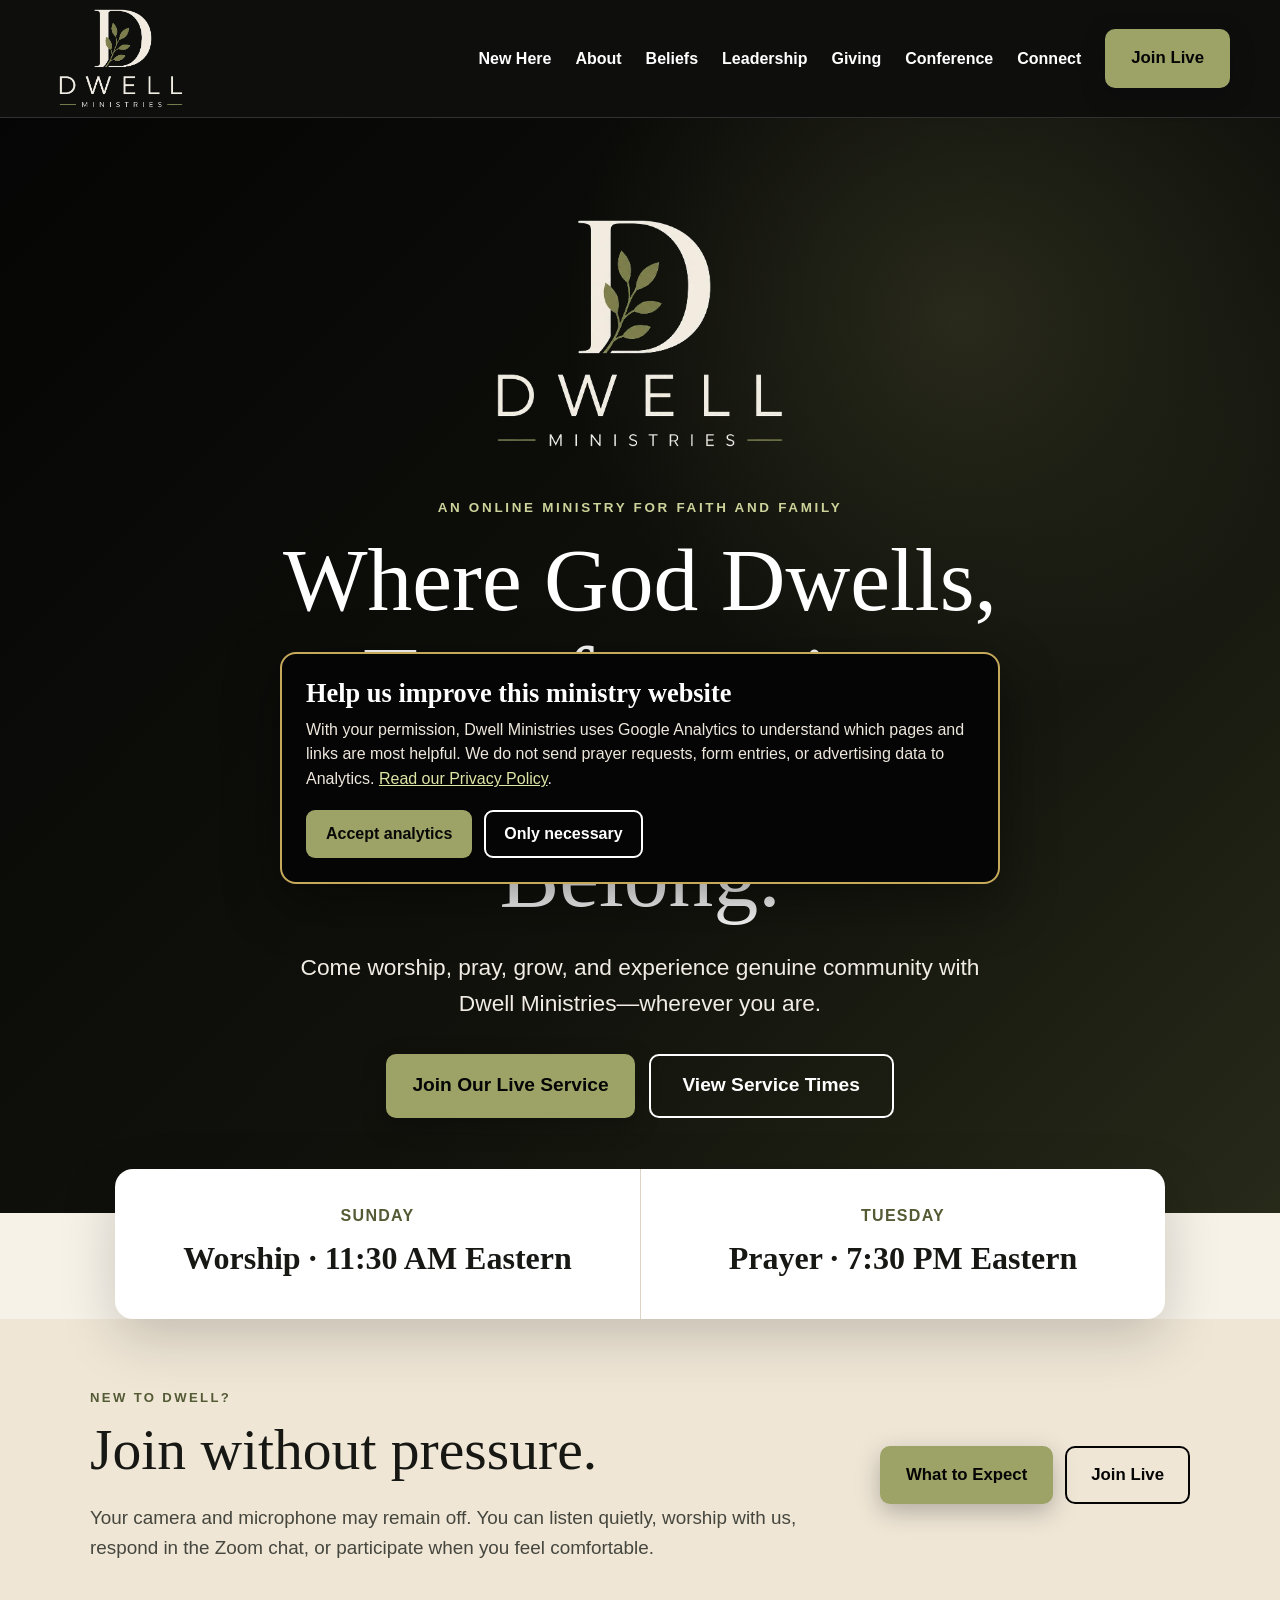
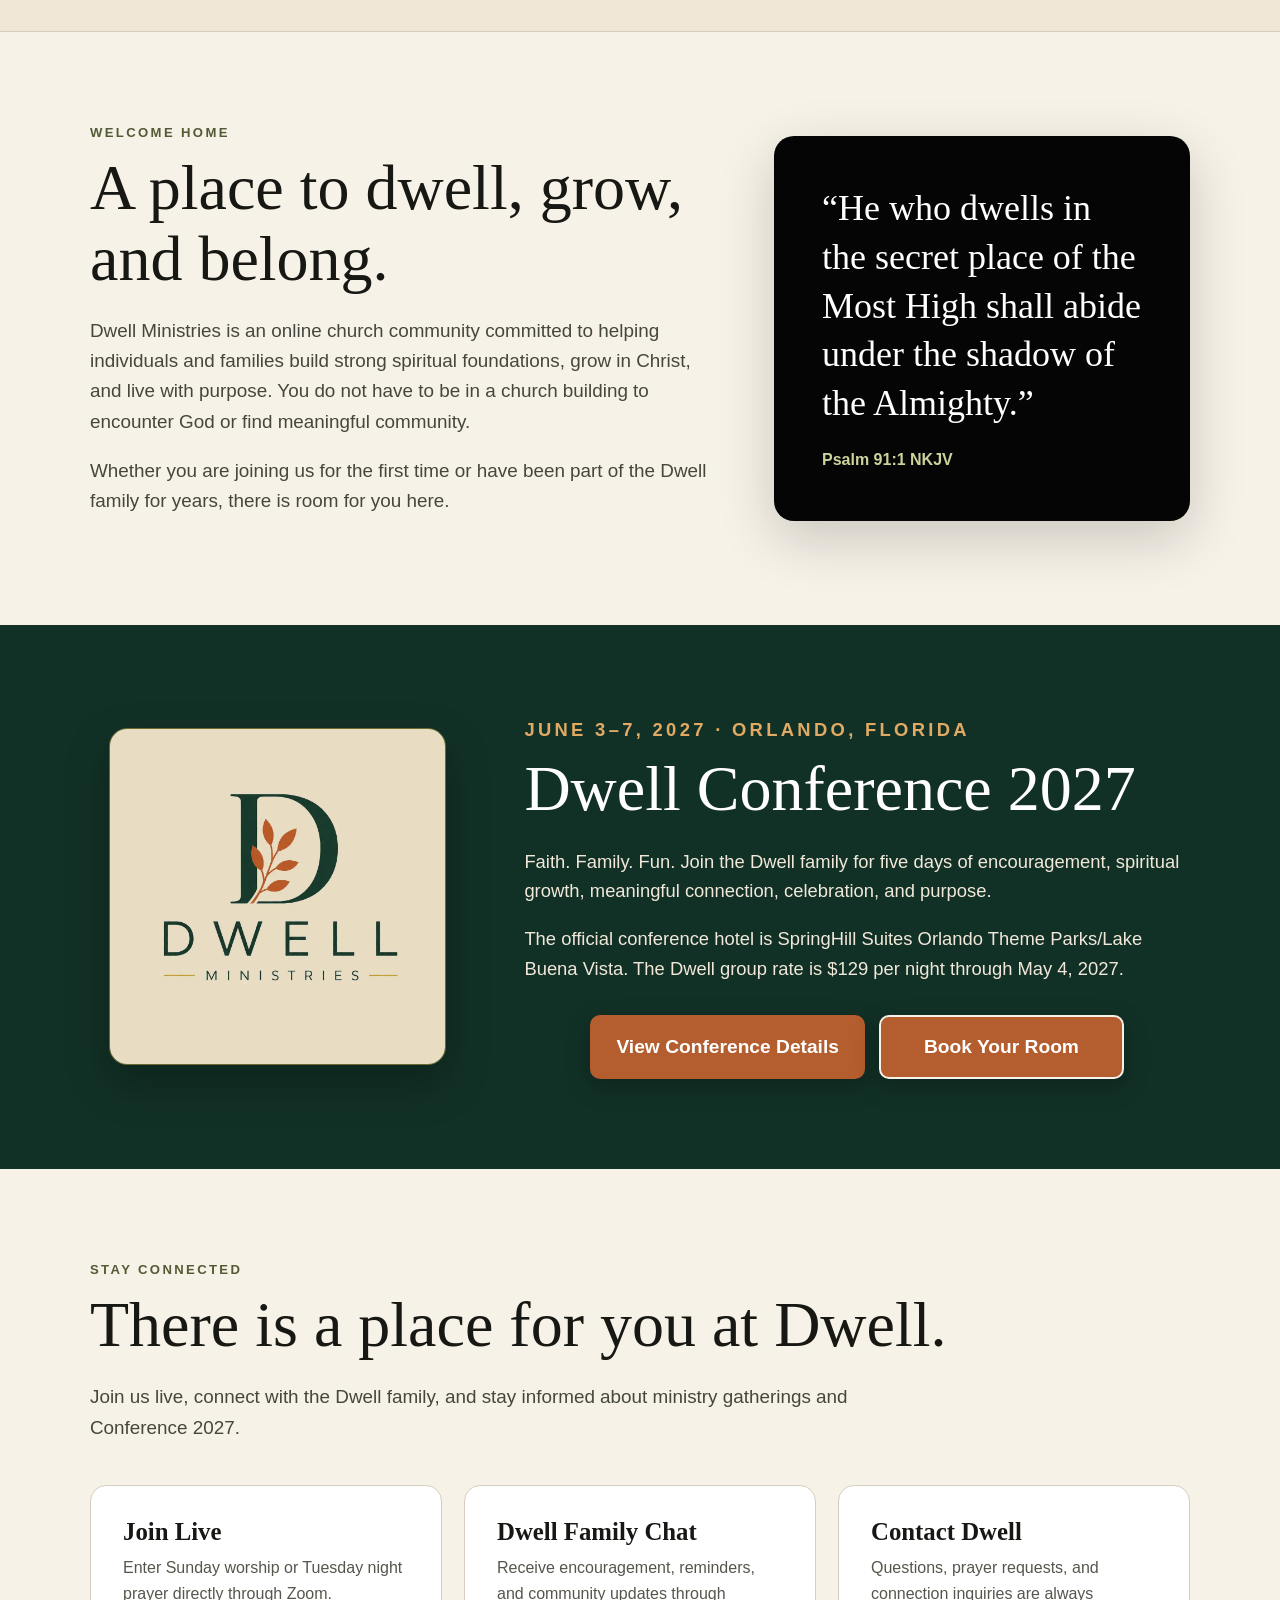
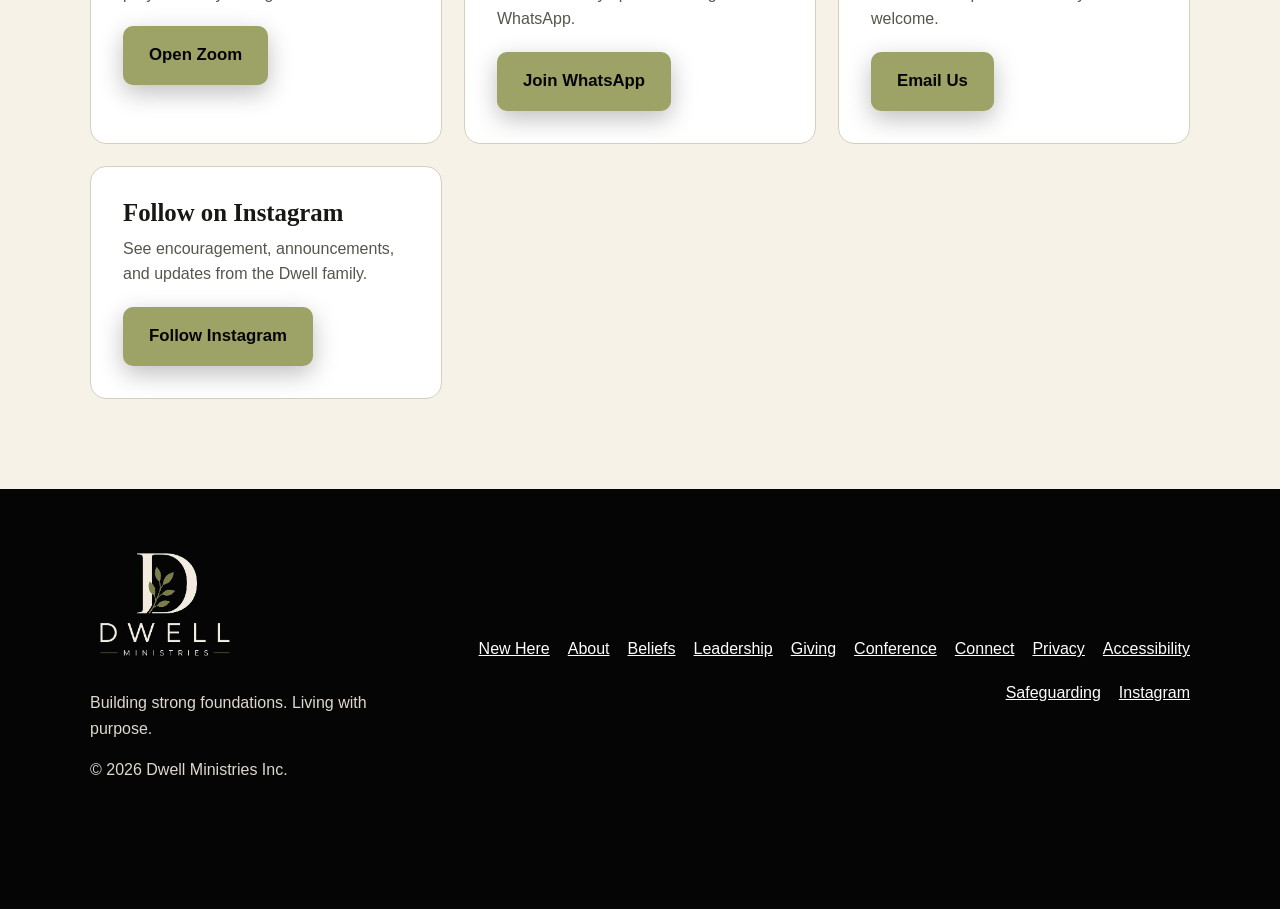
<file: index.html>
<!doctype html>
<html lang="en">
<head>
  <meta charset="utf-8">
  <meta name="viewport" content="width=device-width, initial-scale=1">
  <meta name="theme-color" content="#050505"><meta name="robots" content="index,follow,max-image-preview:large,max-snippet:-1,max-video-preview:-1">
  <title>Dwell Ministries | Worship, Prayer & Community Online</title>
  <meta name="description" content="Dwell Ministries is an online church community where God dwells, transformation happens, and you belong. Join Sunday worship and Tuesday night prayer live on Zoom.">
  <style>
    :root {
      --black:#050505;
      --ink:#171814;
      --ivory:#f7f2e8;
      --cream:#e9e0cf;
      --olive:#9da266;
      --olive-dark:#535a34;
      --gold:#c7a95c;
      --white:#fff;
      --shadow:0 18px 55px rgba(0,0,0,.18);
    }
    *{box-sizing:border-box}
    html{scroll-behavior:smooth}
    body{margin:0;background:var(--ivory);color:var(--ink);font-family:Arial,Helvetica,sans-serif;line-height:1.6}
    img{max-width:100%;height:auto}
    a{color:inherit}
    .skip-link{position:absolute;left:12px;top:-100px;z-index:100;background:var(--white);color:var(--black);padding:12px 18px;font-weight:800}
    .skip-link:focus{top:12px}
    .site-header{position:sticky;top:0;z-index:50;background:rgba(5,5,5,.96);border-bottom:1px solid rgba(255,255,255,.15)}
    .nav-wrap{width:min(1180px,calc(100% - 32px));min-height:82px;margin:auto;display:flex;align-items:center;justify-content:space-between;gap:24px}
    .brand{display:flex;align-items:center;text-decoration:none}
    .brand img{width:142px;display:block}
    .nav-links{display:flex;align-items:center;gap:24px;color:var(--white);font-weight:700}
    .nav-links a{text-decoration:none}
    .nav-links a:not(.button):hover{text-decoration:underline;text-underline-offset:5px}
    .button{display:inline-flex;align-items:center;justify-content:center;min-height:54px;padding:14px 24px;border:2px solid transparent;border-radius:10px;background:var(--olive);color:var(--black);font-size:1.05rem;font-weight:900;text-align:center;text-decoration:none;box-shadow:0 8px 24px rgba(0,0,0,.25);transition:transform .15s ease,background .15s ease}
    .button:hover{background:#b7bd79;transform:translateY(-2px)}
    .button:focus-visible,a:focus-visible{outline:4px solid var(--gold);outline-offset:4px}
    .button-light{background:var(--ivory);color:var(--black);border-color:var(--ivory)}
    .button-outline{background:transparent;color:var(--white);border-color:var(--white);box-shadow:none}
    .hero{min-height:690px;display:grid;place-items:center;padding:80px 20px 95px;background:radial-gradient(circle at 75% 18%,rgba(157,162,102,.18),transparent 30%),linear-gradient(135deg,#050505 0%,#11120c 60%,#272a19 100%);color:var(--white);text-align:center}
    .hero-inner{width:min(880px,100%)}
    .hero-logo{width:min(330px,72vw);margin:0 auto 28px;display:block}
    .eyebrow{margin:0 0 12px;color:#cdd39a;font-size:.84rem;font-weight:900;letter-spacing:.2em;text-transform:uppercase}
    h1,h2,h3{font-family:Georgia,"Times New Roman",serif;line-height:1.1}
    h1{margin:0;font-size:clamp(2.6rem,7vw,5.9rem);font-weight:500}
    .hero-copy{max-width:720px;margin:24px auto;color:#f1ece4;font-size:clamp(1.15rem,2.4vw,1.42rem)}
    .hero-actions{display:flex;justify-content:center;flex-wrap:wrap;gap:14px;margin-top:32px}
    .hero-actions .button{min-height:64px;min-width:245px;font-size:1.2rem}
    .services{margin-top:-44px;position:relative;z-index:3;padding:0 20px}
    .service-card{width:min(1050px,100%);margin:auto;display:grid;grid-template-columns:1fr 1fr;background:var(--white);border-radius:18px;box-shadow:var(--shadow);overflow:hidden}
    .service{padding:34px 28px;text-align:center}
    .service+ .service{border-left:1px solid #ddd4c5}
    .service span{display:block;color:var(--olive-dark);font-weight:900;letter-spacing:.08em;text-transform:uppercase}
    .service strong{display:block;margin-top:5px;font-family:Georgia,"Times New Roman",serif;font-size:clamp(1.5rem,3vw,2rem)}
    section{padding:90px 20px}
    .section-inner{width:min(1100px,100%);margin:auto}
    .section-kicker{margin:0 0 10px;color:var(--olive-dark);font-size:.82rem;font-weight:900;letter-spacing:.18em;text-transform:uppercase}
    h2{margin:0 0 22px;font-size:clamp(2.15rem,5vw,4rem);font-weight:500}
    .lead{max-width:760px;font-size:1.18rem;color:#45463d}
    .welcome-grid{display:grid;grid-template-columns:1.2fr .8fr;gap:60px;align-items:center}
    .verse-card{padding:48px;border-radius:20px;background:var(--black);color:var(--white);box-shadow:var(--shadow)}
    .verse-card blockquote{margin:0;font-family:Georgia,"Times New Roman",serif;font-size:clamp(1.55rem,3vw,2.25rem);line-height:1.35}
    .verse-card cite{display:block;margin-top:20px;color:#cdd39a;font-style:normal;font-weight:800}
    .conference{background:#123126;color:var(--white)}
    .conference-grid{display:grid;grid-template-columns:.72fr 1.28fr;gap:60px;align-items:center}
    .conference-logo{width:min(360px,90%);margin:auto;display:block;border:1px solid rgba(212,175,55,.45);border-radius:18px;box-shadow:0 18px 44px rgba(0,0,0,.28)}
    .conference .section-kicker{color:#e0aa64}
    .conference p{color:#f1e8da;font-size:1.15rem}
    .conference .button{background:#b45d2e;color:var(--white)}
    .conference .button:hover{background:#d17341}
    .connect-grid{display:grid;grid-template-columns:repeat(3,1fr);gap:22px;margin-top:42px}
    .connect-card{padding:32px;border:1px solid #d7cebd;border-radius:16px;background:var(--white)}
    .connect-card h3{margin:0 0 10px;font-size:1.55rem}
    .connect-card p{margin:0 0 20px;color:#55564c}
    footer{padding:54px 20px 110px;background:var(--black);color:#ded8ce}
    .footer-inner{width:min(1100px,100%);margin:auto;display:flex;justify-content:space-between;align-items:center;gap:28px}
    .footer-logo{width:150px}
    .footer-links{display:flex;flex-wrap:wrap;justify-content:flex-end;gap:18px}
    .footer-links a{color:var(--white)}
    .mobile-join{display:none}
    @media(max-width:850px){
      .nav-links a:not(.button){display:none}
      .welcome-grid,.conference-grid{grid-template-columns:1fr}
      .conference-grid{text-align:center}
      .connect-grid{grid-template-columns:1fr}
      .footer-inner{flex-direction:column;text-align:center}
      .footer-links{justify-content:center}
    }
    @media(max-width:620px){
      .nav-wrap{min-height:70px}
      .brand img{width:112px}
      .nav-links .button{min-height:48px;padding:11px 14px;font-size:.92rem}
      .hero{min-height:620px;padding-top:56px}
      .hero-actions .button{width:100%}
      .service-card{grid-template-columns:1fr}
      .service+ .service{border-left:0;border-top:1px solid #ddd4c5}
      section{padding:70px 18px}
      .verse-card{padding:34px 26px}
      footer{padding-bottom:120px}
      .mobile-join{position:fixed;display:block;z-index:60;left:12px;right:12px;bottom:12px}
      .mobile-join .button{width:100%;min-height:62px;border:3px solid var(--white);font-size:1.12rem}
    }
    @media(prefers-reduced-motion:reduce){html{scroll-behavior:auto}.button{transition:none}}
  
    .menu-toggle{display:none;align-items:center;justify-content:center;gap:9px;min-width:96px;min-height:48px;padding:10px 14px;border:2px solid rgba(255,255,255,.72);border-radius:10px;background:transparent;color:#fff;font:inherit;font-weight:900;cursor:pointer}
    .menu-toggle:hover{background:rgba(255,255,255,.12)}.menu-toggle:focus-visible{outline:4px solid var(--gold);outline-offset:4px}.menu-toggle-icon{font-size:1.35rem;line-height:1}
    @media(max-width:850px){
      .nav,.nav-wrap{position:relative}
      .menu-toggle{display:inline-flex;margin-left:auto}
      .links,.nav-links{position:absolute;top:100%;left:0;right:0;display:none;flex-direction:column;align-items:stretch;gap:0;padding:12px;border:1px solid rgba(255,255,255,.18);border-radius:0 0 16px 16px;background:rgba(5,5,5,.99);box-shadow:0 18px 40px rgba(0,0,0,.35)}
      .links.is-open,.nav-links.is-open{display:flex}
      .links a,.nav-links a{display:block!important;width:100%;padding:14px 16px;border-radius:9px;text-align:left}
      .links a:not(.button):hover,.nav-links a:not(.button):hover{background:rgba(255,255,255,.1);text-decoration:none}
      .links .button,.nav-links .button{margin-top:6px;text-align:center}
    }
    @media(min-width:851px){.links,.nav-links{display:flex!important}}


    .new-here-home{padding:68px 20px;background:#efe6d6;border-bottom:1px solid #d7cebd}.new-here-home-grid{display:grid;grid-template-columns:1.35fr .65fr;gap:46px;align-items:center}.new-here-home h2{font-size:clamp(2.15rem,4.5vw,3.6rem)}.new-here-home .lead{margin-bottom:0}.new-here-home-actions{display:flex;flex-wrap:wrap;justify-content:flex-end;gap:12px}.button-outline-dark{background:transparent;color:var(--black);border-color:var(--black);box-shadow:none}.button-outline-dark:hover{background:var(--black);color:var(--white)}@media(max-width:850px){.new-here-home-grid{grid-template-columns:1fr}.new-here-home-actions{justify-content:flex-start}}@media(max-width:620px){.new-here-home{padding:56px 18px}.new-here-home-actions .button{width:100%}}
  </style>

  <link rel="canonical" href="https://dwellmin.online/">
  <link rel="icon" type="image/png" href="/assets/dwell-logo.png">
  <link rel="apple-touch-icon" href="/assets/dwell-logo.png">
  <link rel="manifest" href="/site.webmanifest">
  <meta property="og:type" content="website"><meta property="og:locale" content="en_US">
  <meta property="og:site_name" content="Dwell Ministries">
  <meta property="og:title" content="Dwell Ministries | Worship, Prayer &amp; Community Online">
  <meta property="og:description" content="Dwell Ministries is an online church community where God dwells, transformation happens, and you belong. Join Sunday worship and Tuesday night prayer live on Zoom.">
  <meta property="og:url" content="https://dwellmin.online/">
  <meta property="og:image" content="https://dwellmin.online/assets/dwell-logo.png">
  <meta property="og:image:alt" content="Dwell Ministries logo">
  <meta name="twitter:card" content="summary">
  <meta name="twitter:title" content="Dwell Ministries | Worship, Prayer &amp; Community Online">
  <meta name="twitter:description" content="Dwell Ministries is an online church community where God dwells, transformation happens, and you belong. Join Sunday worship and Tuesday night prayer live on Zoom.">
  <meta name="twitter:image" content="https://dwellmin.online/assets/dwell-logo.png">
  <script type="application/ld+json">{"@context":"https://schema.org","@graph":[{"@type":"ReligiousOrganization","@id":"https://dwellmin.online/#organization","name":"Dwell Ministries","legalName":"Dwell Ministries Inc.","url":"https://dwellmin.online/","logo":{"@type":"ImageObject","url":"https://dwellmin.online/assets/dwell-logo.png","contentUrl":"https://dwellmin.online/assets/dwell-logo.png","caption":"Dwell Ministries"},"image":"https://dwellmin.online/assets/dwell-logo.png","email":"dwellministries2020@gmail.com","foundingDate":"2020","founder":[{"@type":"Person","name":"Wallace Ford"},{"@type":"Person","name":"Erin Ford"}],"slogan":"Building strong foundations. Living with purpose.","sameAs":["https://www.instagram.com/dwell_ministries2020/"]},{"@type":"WebSite","@id":"https://dwellmin.online/#website","url":"https://dwellmin.online/","name":"Dwell Ministries","publisher":{"@id":"https://dwellmin.online/#organization"},"inLanguage":"en-US"},{"@type":"WebPage","@id":"https://dwellmin.online/#webpage","url":"https://dwellmin.online/","name":"Dwell Ministries | Worship, Prayer & Community Online","description":"Dwell Ministries is an online church community where God dwells, transformation happens, and you belong. Join Sunday worship and Tuesday night prayer live on Zoom.","isPartOf":{"@id":"https://dwellmin.online/#website"},"about":{"@id":"https://dwellmin.online/#organization"},"inLanguage":"en-US"}]}</script>
</head>
<body>
  <a class="skip-link" href="#main-content">Skip to main content</a>
  <header class="site-header">
    <div class="nav-wrap">
      <a class="brand" href="#top" aria-label="Dwell Ministries home">
        <img src="assets/dwell-logo-transparent.webp" alt="Dwell Ministries" decoding="async">
      </a>
      <button class="menu-toggle" type="button" aria-expanded="false" aria-controls="primary-navigation" aria-label="Open navigation menu"><span class="menu-toggle-icon" aria-hidden="true">☰</span><span class="menu-toggle-label">Menu</span></button>
      <nav id="primary-navigation" class="nav-links" aria-label="Primary navigation">
        <a href="new-here.html">New Here</a><a href="about.html">About</a>
        <a href="beliefs.html">Beliefs</a>
        <a href="leadership.html">Leadership</a>
        <a href="giving.html">Giving</a>
        <a href="conference.html">Conference</a>
        <a href="connect.html">Connect</a>
        <a class="button" href="https://us06web.zoom.us/j/82866141251" target="_blank" rel="noopener noreferrer" aria-label="Join the Dwell Ministries live service on Zoom">Join Live</a>
      </nav>
    </div>
  </header>

  <main id="main-content">
    <section class="hero" id="top">
      <div class="hero-inner">
        <img class="hero-logo" src="assets/dwell-logo-transparent.webp" alt="" decoding="async" fetchpriority="high">
        <p class="eyebrow">An online ministry for faith and family</p>
        <h1>Where God Dwells, Transformation Happens, and You Belong.</h1>
        <p class="hero-copy">Come worship, pray, grow, and experience genuine community with Dwell Ministries—wherever you are.</p>
        <div class="hero-actions">
          <a class="button" href="https://us06web.zoom.us/j/82866141251" target="_blank" rel="noopener noreferrer" aria-label="Join Sunday worship or Tuesday night prayer live on Zoom">Join Our Live Service</a>
          <a class="button button-outline" href="#gatherings">View Service Times</a>
        </div>
      </div>
    </section>

    <div class="services" id="gatherings" aria-label="Weekly online gatherings">
      <div class="service-card">
        <div class="service">
          <span>Sunday</span>
          <strong>Worship · 11:30 AM Eastern</strong>
        </div>
        <div class="service">
          <span>Tuesday</span>
          <strong>Prayer · 7:30 PM Eastern</strong>
        </div>
      </div>
    </div>

    <section class="new-here-home" aria-labelledby="new-here-title">
      <div class="section-inner new-here-home-grid">
        <div><p class="section-kicker">New to Dwell?</p><h2 id="new-here-title">Join without pressure.</h2><p class="lead">Your camera and microphone may remain off. You can listen quietly, worship with us, respond in the Zoom chat, or participate when you feel comfortable.</p></div>
        <div class="new-here-home-actions"><a class="button" href="new-here.html">What to Expect</a><a class="button button-outline-dark" href="https://us06web.zoom.us/j/82866141251" target="_blank" rel="noopener noreferrer">Join Live</a></div>
      </div>
    </section>

    <section id="welcome">
      <div class="section-inner welcome-grid">
        <div>
          <p class="section-kicker">Welcome home</p>
          <h2>A place to dwell, grow, and belong.</h2>
          <p class="lead">Dwell Ministries is an online church community committed to helping individuals and families build strong spiritual foundations, grow in Christ, and live with purpose. You do not have to be in a church building to encounter God or find meaningful community.</p>
          <p class="lead">Whether you are joining us for the first time or have been part of the Dwell family for years, there is room for you here.</p>
        </div>
        <div class="verse-card">
          <blockquote>“He who dwells in the secret place of the Most High shall abide under the shadow of the Almighty.”</blockquote>
          <cite>Psalm 91:1 NKJV</cite>
        </div>
      </div>
    </section>

    <section class="conference" id="conference">
      <div class="section-inner conference-grid">
        <img class="conference-logo" src="assets/dwell-conference-logo-beige.webp" alt="Dwell Ministries conference edition logo" decoding="async" fetchpriority="high">
        <div>
          <p class="section-kicker">June 3–7, 2027 · Orlando, Florida</p>
          <h2>Dwell Conference 2027</h2>
          <p>Faith. Family. Fun. Join the Dwell family for five days of encouragement, spiritual growth, meaningful connection, celebration, and purpose.</p>
          <p>The official conference hotel is SpringHill Suites Orlando Theme Parks/Lake Buena Vista. The Dwell group rate is $129 per night through May 4, 2027.</p>
          <div class="hero-actions">
            <a class="button" href="conference.html">View Conference Details</a>
            <a class="button button-light" href="https://app.marriott.com/resview2?id=1785333373210&amp;key=GRP&amp;app=resvlink" target="_blank" rel="noopener noreferrer">Book Your Room</a>
          </div>
        </div>
      </div>
    </section>

    <section id="connect">
      <div class="section-inner">
        <p class="section-kicker">Stay connected</p>
        <h2>There is a place for you at Dwell.</h2>
        <p class="lead">Join us live, connect with the Dwell family, and stay informed about ministry gatherings and Conference 2027.</p>
        <div class="connect-grid">
          <article class="connect-card">
            <h3>Join Live</h3>
            <p>Enter Sunday worship or Tuesday night prayer directly through Zoom.</p>
            <a class="button" href="https://us06web.zoom.us/j/82866141251" target="_blank" rel="noopener noreferrer">Open Zoom</a>
          </article>
          <article class="connect-card">
            <h3>Dwell Family Chat</h3>
            <p>Receive encouragement, reminders, and community updates through WhatsApp.</p>
            <a class="button" href="https://chat.whatsapp.com/B6J9RrEpY3I75FGgZMfeBc?mode=r_c" target="_blank" rel="noopener noreferrer">Join WhatsApp</a>
          </article>
          <article class="connect-card">
            <h3>Contact Dwell</h3>
            <p>Questions, prayer requests, and connection inquiries are always welcome.</p>
            <a class="button" href="mailto:dwellministries2020@gmail.com">Email Us</a>
          </article>
          <article class="connect-card">
            <h3>Follow on Instagram</h3>
            <p>See encouragement, announcements, and updates from the Dwell family.</p>
            <a class="button" href="https://www.instagram.com/dwell_ministries2020/" target="_blank" rel="noopener noreferrer" aria-label="Follow Dwell Ministries on Instagram">Follow Instagram</a>
          </article>
        </div>
      </div>
    </section>
  </main>

  <footer>
    <div class="footer-inner">
      <div>
        <img class="footer-logo" src="assets/dwell-logo-transparent.webp" alt="Dwell Ministries" decoding="async">
        <p>Building strong foundations. Living with purpose.</p>
        <p>© 2026 Dwell Ministries Inc.</p>
      </div>
      <div class="footer-links">
        <a href="new-here.html">New Here</a><a href="about.html">About</a>
        <a href="beliefs.html">Beliefs</a>
        <a href="leadership.html">Leadership</a>
        <a href="giving.html">Giving</a>
        <a href="conference.html">Conference</a>
        <a href="connect.html">Connect</a>
        <a href="privacy.html">Privacy</a>
        <a href="accessibility.html">Accessibility</a>
        <a href="safeguarding.html">Safeguarding</a>
        <a href="https://www.instagram.com/dwell_ministries2020/" target="_blank" rel="noopener noreferrer">Instagram</a>
      </div>
    </div>
  </footer>

  <div class="mobile-join">
    <a class="button" href="https://us06web.zoom.us/j/82866141251" target="_blank" rel="noopener noreferrer" aria-label="Join Dwell Ministries live on Zoom">Join Live Service</a>
  </div>
<script src="assets/site.js?v=20261118-ga"></script>
</body>
</html>
</file>
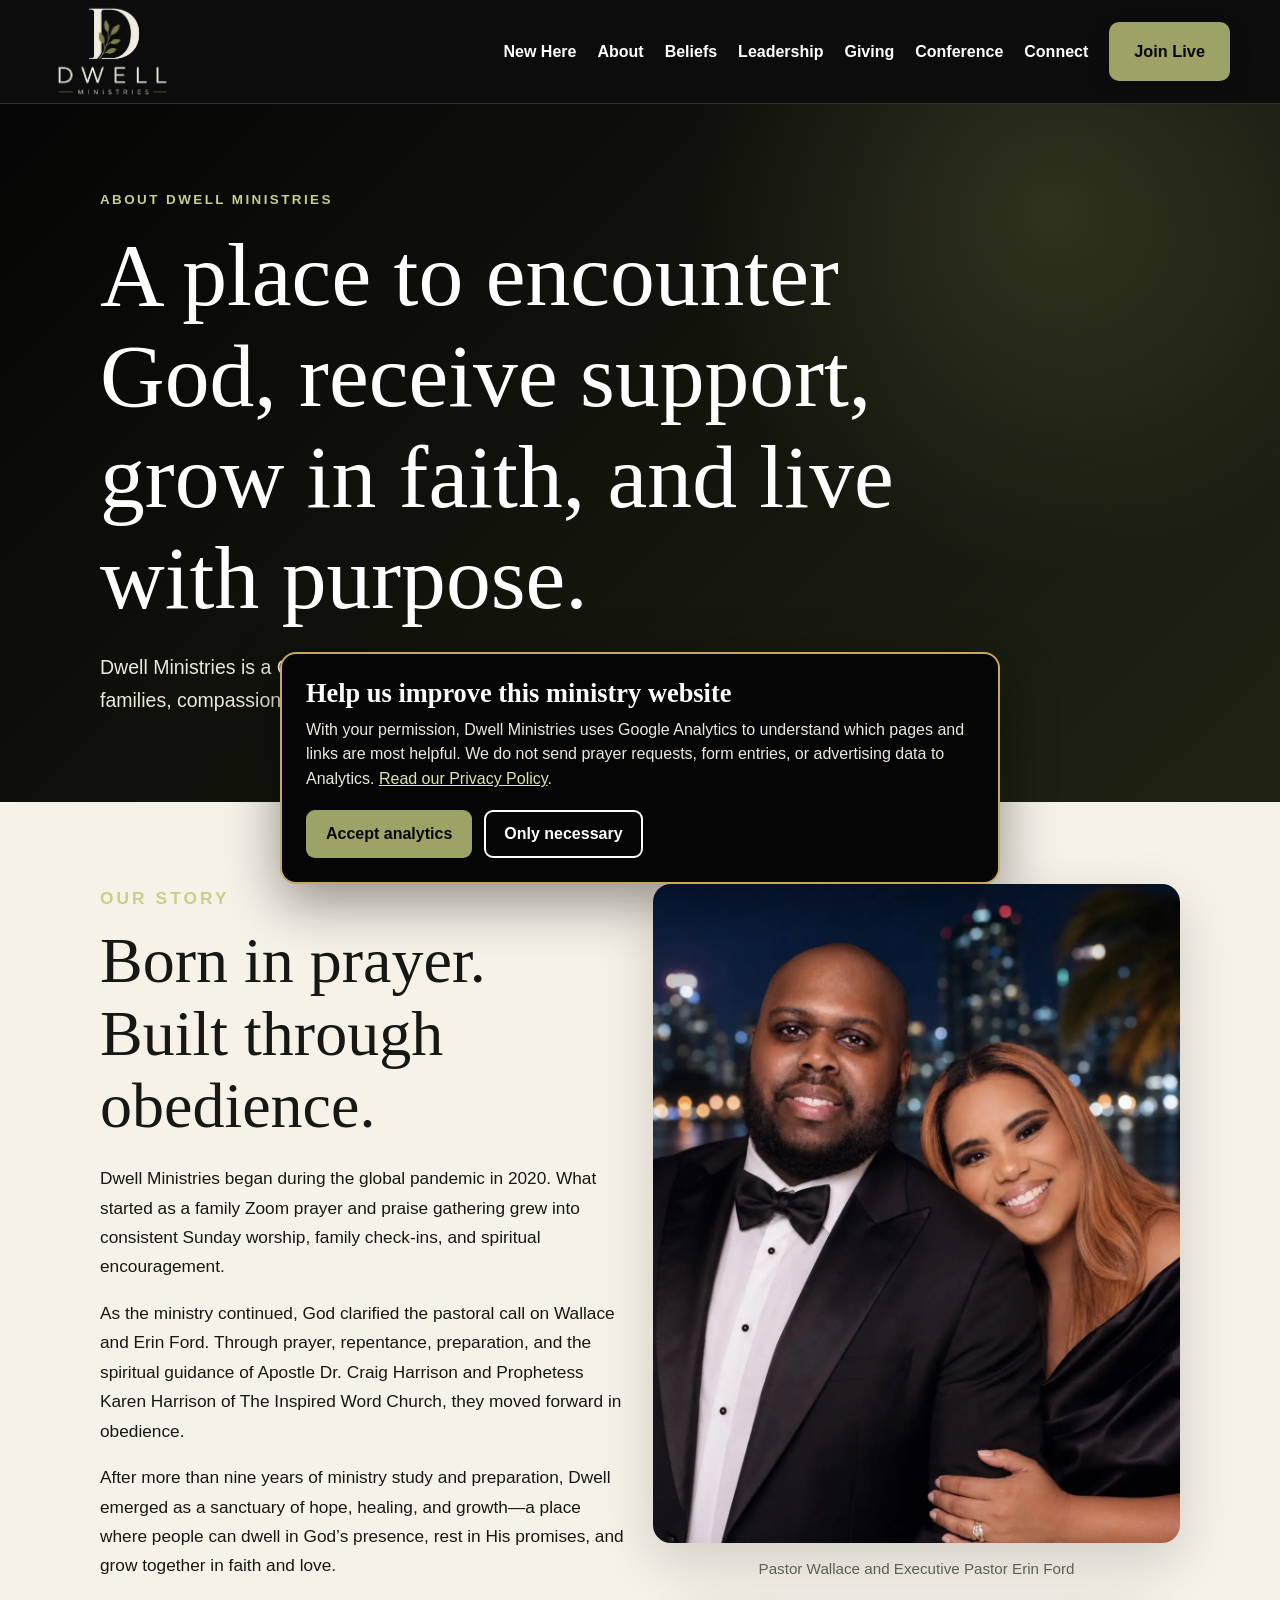
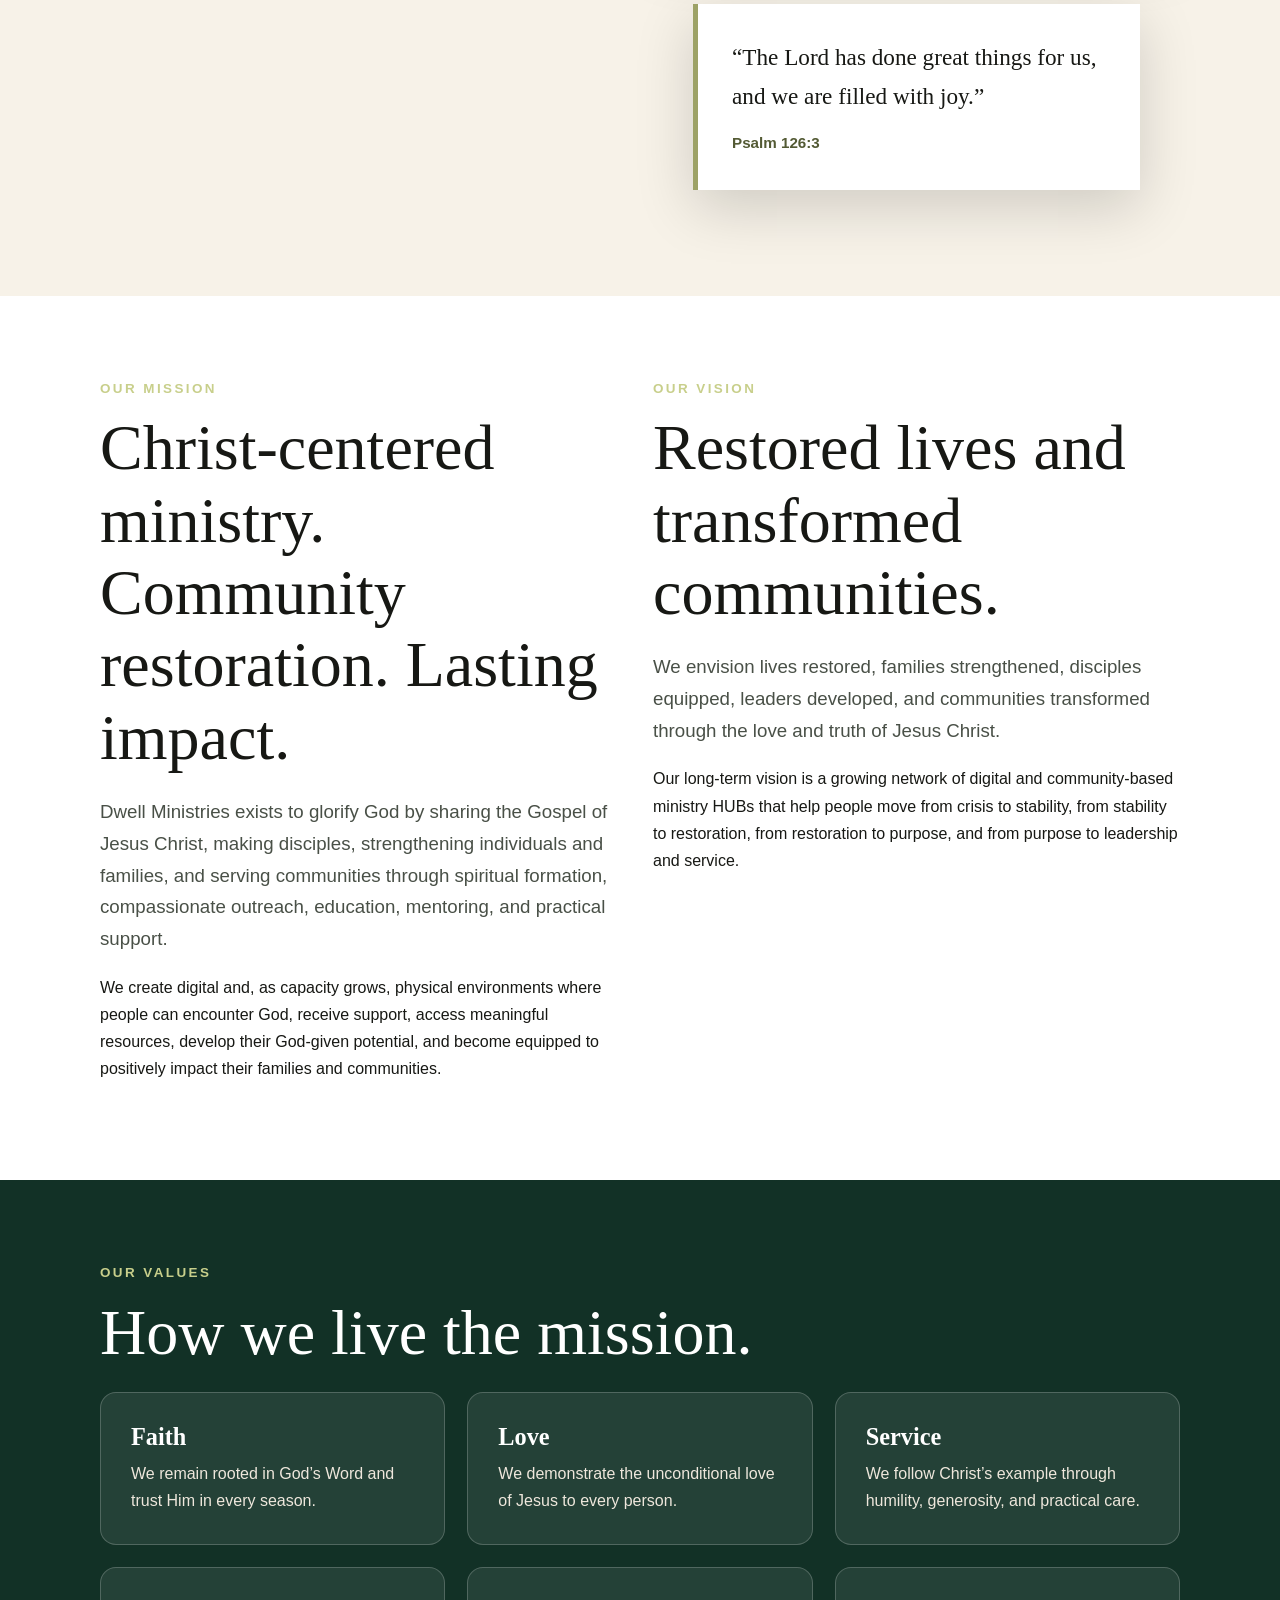
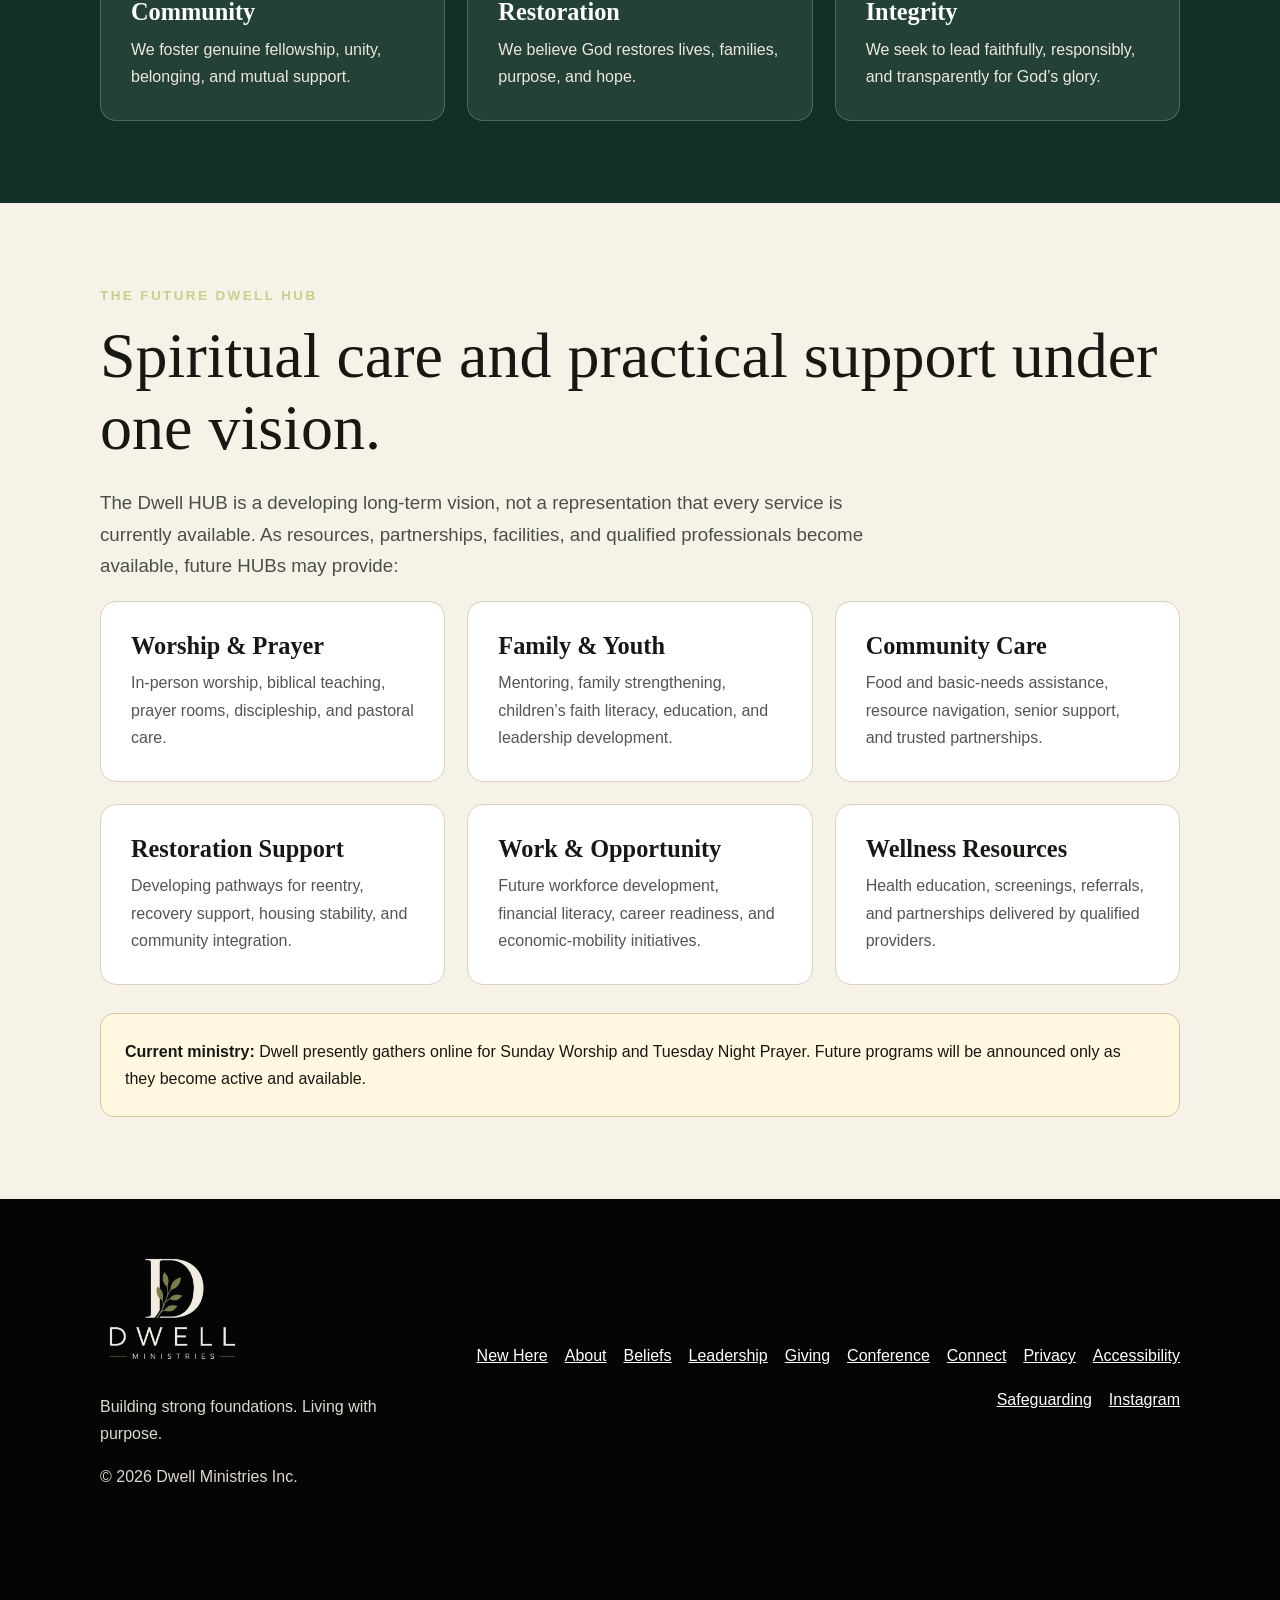
<file: about.html>
<!doctype html><html lang="en"><head><meta charset="utf-8"><meta name="viewport" content="width=device-width,initial-scale=1"><meta name="theme-color" content="#050505"><meta name="robots" content="index,follow,max-image-preview:large,max-snippet:-1,max-video-preview:-1"><title>About Dwell Ministries | Our Story, Mission & Vision</title><meta name="description" content="Discover the story, mission, vision, values, and future community HUB vision of Dwell Ministries, a Christ-centered online ministry."><link rel="stylesheet" href="assets/site.css">
  <link rel="canonical" href="https://dwellmin.online/about.html">
  <link rel="icon" type="image/png" href="/assets/dwell-logo.png">
  <link rel="apple-touch-icon" href="/assets/dwell-logo.png">
  <link rel="manifest" href="/site.webmanifest">
  <meta property="og:type" content="website"><meta property="og:locale" content="en_US">
  <meta property="og:site_name" content="Dwell Ministries">
  <meta property="og:title" content="About Dwell Ministries | Our Story, Mission &amp; Vision">
  <meta property="og:description" content="Discover the story, mission, vision, values, and future community HUB vision of Dwell Ministries, a Christ-centered online ministry.">
  <meta property="og:url" content="https://dwellmin.online/about.html">
  <meta property="og:image" content="https://dwellmin.online/assets/dwell-logo.png">
  <meta property="og:image:alt" content="Dwell Ministries logo">
  <meta name="twitter:card" content="summary">
  <meta name="twitter:title" content="About Dwell Ministries | Our Story, Mission &amp; Vision">
  <meta name="twitter:description" content="Discover the story, mission, vision, values, and future community HUB vision of Dwell Ministries, a Christ-centered online ministry.">
  <meta name="twitter:image" content="https://dwellmin.online/assets/dwell-logo.png">
<script type="application/ld+json">{"@context":"https://schema.org","@graph":[{"@type":"AboutPage","@id":"https://dwellmin.online/about.html#webpage","url":"https://dwellmin.online/about.html","name":"About Dwell Ministries | Our Story, Mission & Vision","description":"Discover the story, mission, vision, values, and future community HUB vision of Dwell Ministries, a Christ-centered online ministry.","isPartOf":{"@id":"https://dwellmin.online/#website"},"about":{"@id":"https://dwellmin.online/#organization"},"inLanguage":"en-US","breadcrumb":{"@id":"https://dwellmin.online/about.html#breadcrumb"}},{"@type":"BreadcrumbList","@id":"https://dwellmin.online/about.html#breadcrumb","itemListElement":[{"@type":"ListItem","position":1,"name":"Dwell Ministries","item":"https://dwellmin.online/"},{"@type":"ListItem","position":2,"name":"About","item":"https://dwellmin.online/about.html"}]}]}</script></head><body>
<a class="skip" href="#main">Skip to main content</a><header><div class="nav"><a href="index.html" aria-label="Dwell Ministries homepage"><img src="assets/dwell-logo-transparent.webp" alt="Dwell Ministries" decoding="async"></a><button class="menu-toggle" type="button" aria-expanded="false" aria-controls="primary-navigation" aria-label="Open navigation menu"><span class="menu-toggle-icon" aria-hidden="true">☰</span><span class="menu-toggle-label">Menu</span></button><nav id="primary-navigation" class="links" aria-label="Primary navigation"><a href="new-here.html">New Here</a><a href="about.html">About</a><a href="beliefs.html">Beliefs</a><a href="leadership.html">Leadership</a><a href="giving.html">Giving</a><a href="conference.html">Conference</a><a href="connect.html">Connect</a><a class="button" href="https://us06web.zoom.us/j/82866141251" target="_blank" rel="noopener noreferrer">Join Live</a></nav></div></header>
<main id="main"><section class="page-hero"><div class="hero-inner"><p class="kicker">About Dwell Ministries</p><h1>A place to encounter God, receive support, grow in faith, and live with purpose.</h1><p>Dwell Ministries is a Christ-centered online ministry committed to discipleship, strong families, compassionate service, and lasting community transformation.</p></div></section>
<section><div class="inner grid-2"><div class="prose"><p class="kicker">Our story</p><h2>Born in prayer. Built through obedience.</h2><p>Dwell Ministries began during the global pandemic in 2020. What started as a family Zoom prayer and praise gathering grew into consistent Sunday worship, family check-ins, and spiritual encouragement.</p><p>As the ministry continued, God clarified the pastoral call on Wallace and Erin Ford. Through prayer, repentance, preparation, and the spiritual guidance of Apostle Dr. Craig Harrison and Prophetess Karen Harrison of The Inspired Word Church, they moved forward in obedience.</p><p>After more than nine years of ministry study and preparation, Dwell emerged as a sanctuary of hope, healing, and growth—a place where people can dwell in God’s presence, rest in His promises, and grow together in faith and love.</p></div><div><img class="feature-photo story-photo" src="assets/wallace-erin-story.webp" alt="Pastor Wallace Ford and Executive Pastor Erin Ford, co-founders of Dwell Ministries" loading="lazy" decoding="async"><p class="photo-caption">Pastor Wallace and Executive Pastor Erin Ford</p><blockquote class="quote" style="margin-top:22px">“The Lord has done great things for us, and we are filled with joy.”<cite>Psalm 126:3</cite></blockquote></div></div></section>
<section class="alt"><div class="inner grid-2"><div><p class="kicker">Our mission</p><h2>Christ-centered ministry. Community restoration. Lasting impact.</h2><p class="lead">Dwell Ministries exists to glorify God by sharing the Gospel of Jesus Christ, making disciples, strengthening individuals and families, and serving communities through spiritual formation, compassionate outreach, education, mentoring, and practical support.</p><p>We create digital and, as capacity grows, physical environments where people can encounter God, receive support, access meaningful resources, develop their God-given potential, and become equipped to positively impact their families and communities.</p></div><div><p class="kicker">Our vision</p><h2>Restored lives and transformed communities.</h2><p class="lead">We envision lives restored, families strengthened, disciples equipped, leaders developed, and communities transformed through the love and truth of Jesus Christ.</p><p>Our long-term vision is a growing network of digital and community-based ministry HUBs that help people move from crisis to stability, from stability to restoration, from restoration to purpose, and from purpose to leadership and service.</p></div></div></section>
<section class="dark"><div class="inner"><p class="kicker">Our values</p><h2>How we live the mission.</h2><div class="grid-3"><article class="card"><h3>Faith</h3><p>We remain rooted in God’s Word and trust Him in every season.</p></article><article class="card"><h3>Love</h3><p>We demonstrate the unconditional love of Jesus to every person.</p></article><article class="card"><h3>Service</h3><p>We follow Christ’s example through humility, generosity, and practical care.</p></article><article class="card"><h3>Community</h3><p>We foster genuine fellowship, unity, belonging, and mutual support.</p></article><article class="card"><h3>Restoration</h3><p>We believe God restores lives, families, purpose, and hope.</p></article><article class="card"><h3>Integrity</h3><p>We seek to lead faithfully, responsibly, and transparently for God’s glory.</p></article></div></div></section>
<section><div class="inner"><p class="kicker">The future Dwell HUB</p><h2>Spiritual care and practical support under one vision.</h2><p class="lead">The Dwell HUB is a developing long-term vision, not a representation that every service is currently available. As resources, partnerships, facilities, and qualified professionals become available, future HUBs may provide:</p><div class="grid-3"><article class="card"><h3>Worship & Prayer</h3><p>In-person worship, biblical teaching, prayer rooms, discipleship, and pastoral care.</p></article><article class="card"><h3>Family & Youth</h3><p>Mentoring, family strengthening, children’s faith literacy, education, and leadership development.</p></article><article class="card"><h3>Community Care</h3><p>Food and basic-needs assistance, resource navigation, senior support, and trusted partnerships.</p></article><article class="card"><h3>Restoration Support</h3><p>Developing pathways for reentry, recovery support, housing stability, and community integration.</p></article><article class="card"><h3>Work & Opportunity</h3><p>Future workforce development, financial literacy, career readiness, and economic-mobility initiatives.</p></article><article class="card"><h3>Wellness Resources</h3><p>Health education, screenings, referrals, and partnerships delivered by qualified providers.</p></article></div><div class="notice" style="margin-top:28px"><strong>Current ministry:</strong> Dwell presently gathers online for Sunday Worship and Tuesday Night Prayer. Future programs will be announced only as they become active and available.</div></div></section></main>
<footer><div class="footer"><div><img src="assets/dwell-logo-transparent.webp" alt="Dwell Ministries" decoding="async"><p>Building strong foundations. Living with purpose.</p><p>© 2026 Dwell Ministries Inc.</p></div><nav class="footer-links" aria-label="Footer navigation"><a href="new-here.html">New Here</a><a href="about.html">About</a><a href="beliefs.html">Beliefs</a><a href="leadership.html">Leadership</a><a href="giving.html">Giving</a><a href="conference.html">Conference</a><a href="connect.html">Connect</a><a href="privacy.html">Privacy</a><a href="accessibility.html">Accessibility</a><a href="safeguarding.html">Safeguarding</a><a href="https://www.instagram.com/dwell_ministries2020/" target="_blank" rel="noopener noreferrer">Instagram</a></nav></div></footer>
<div class="mobile-join"><a class="button" href="https://us06web.zoom.us/j/82866141251" target="_blank" rel="noopener noreferrer">Join Live Service</a></div><script src="assets/site.js?v=20261118-ga"></script></body></html>
</file>
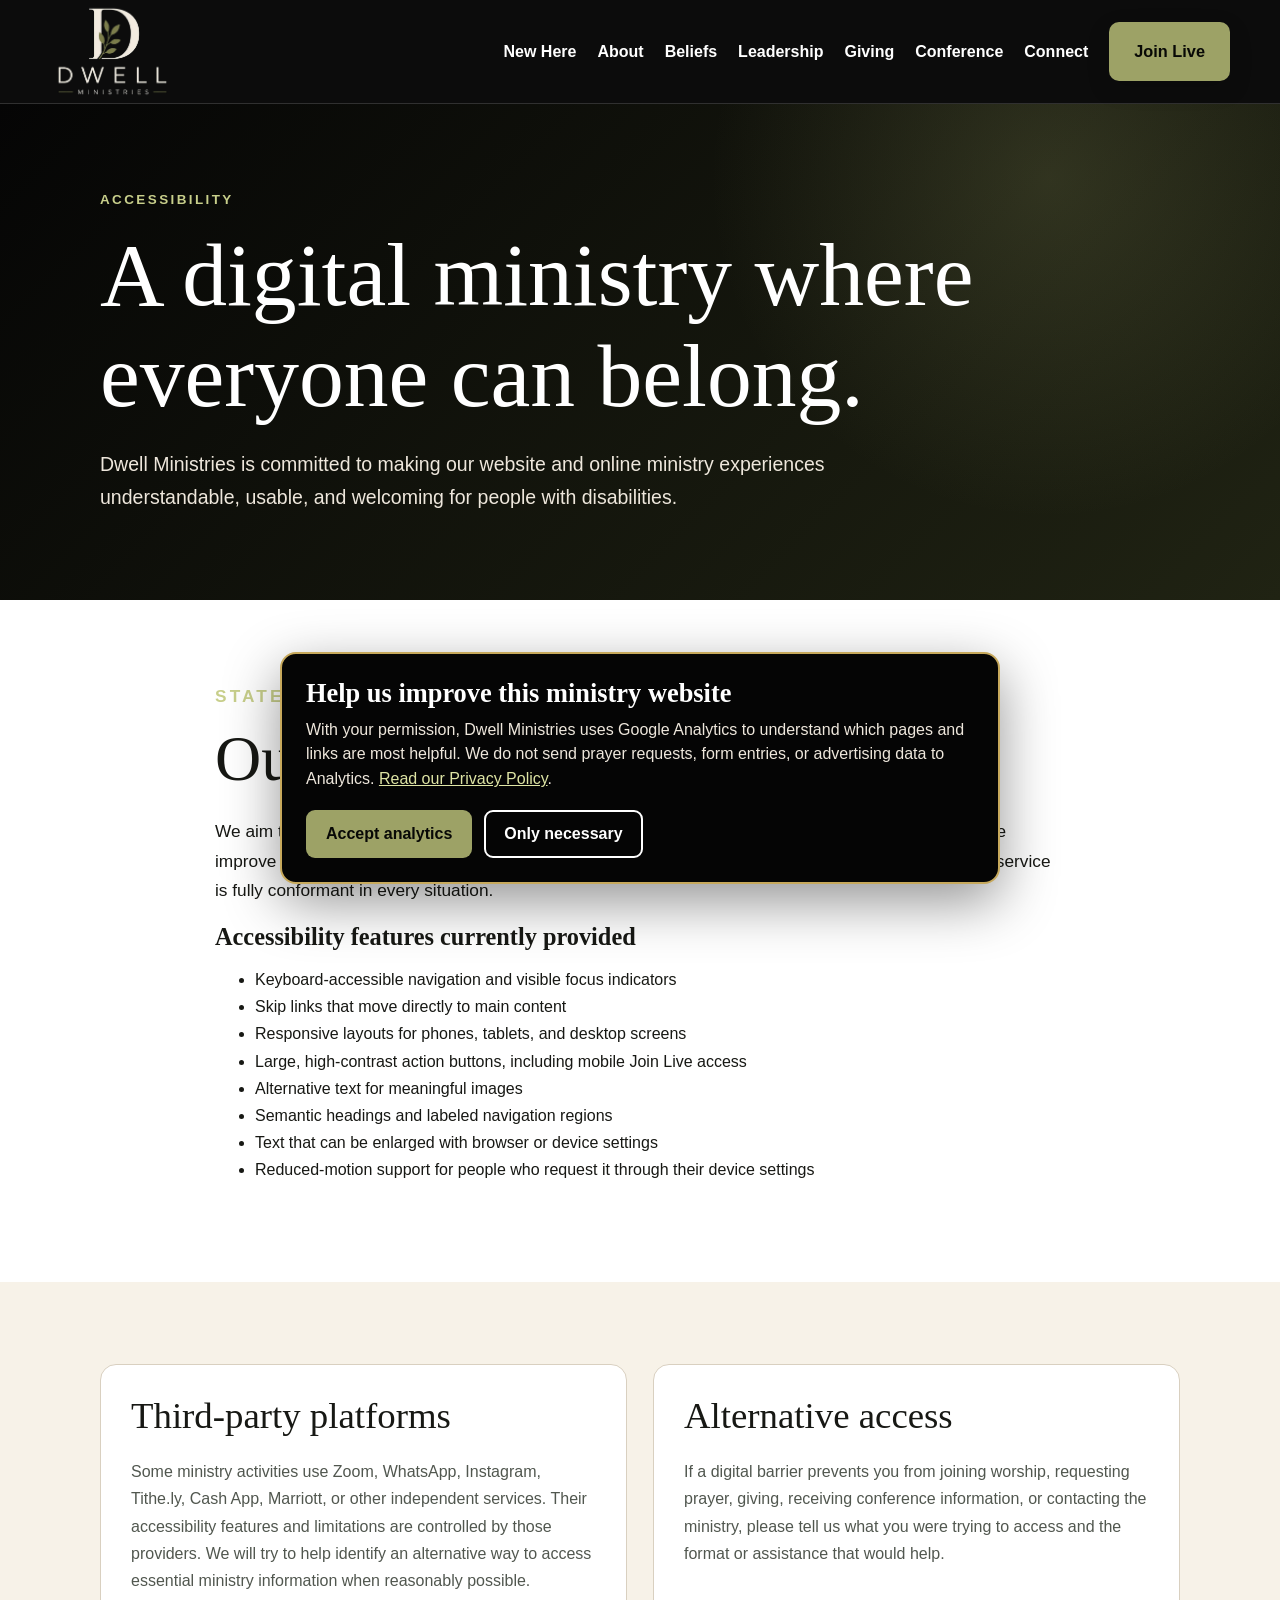
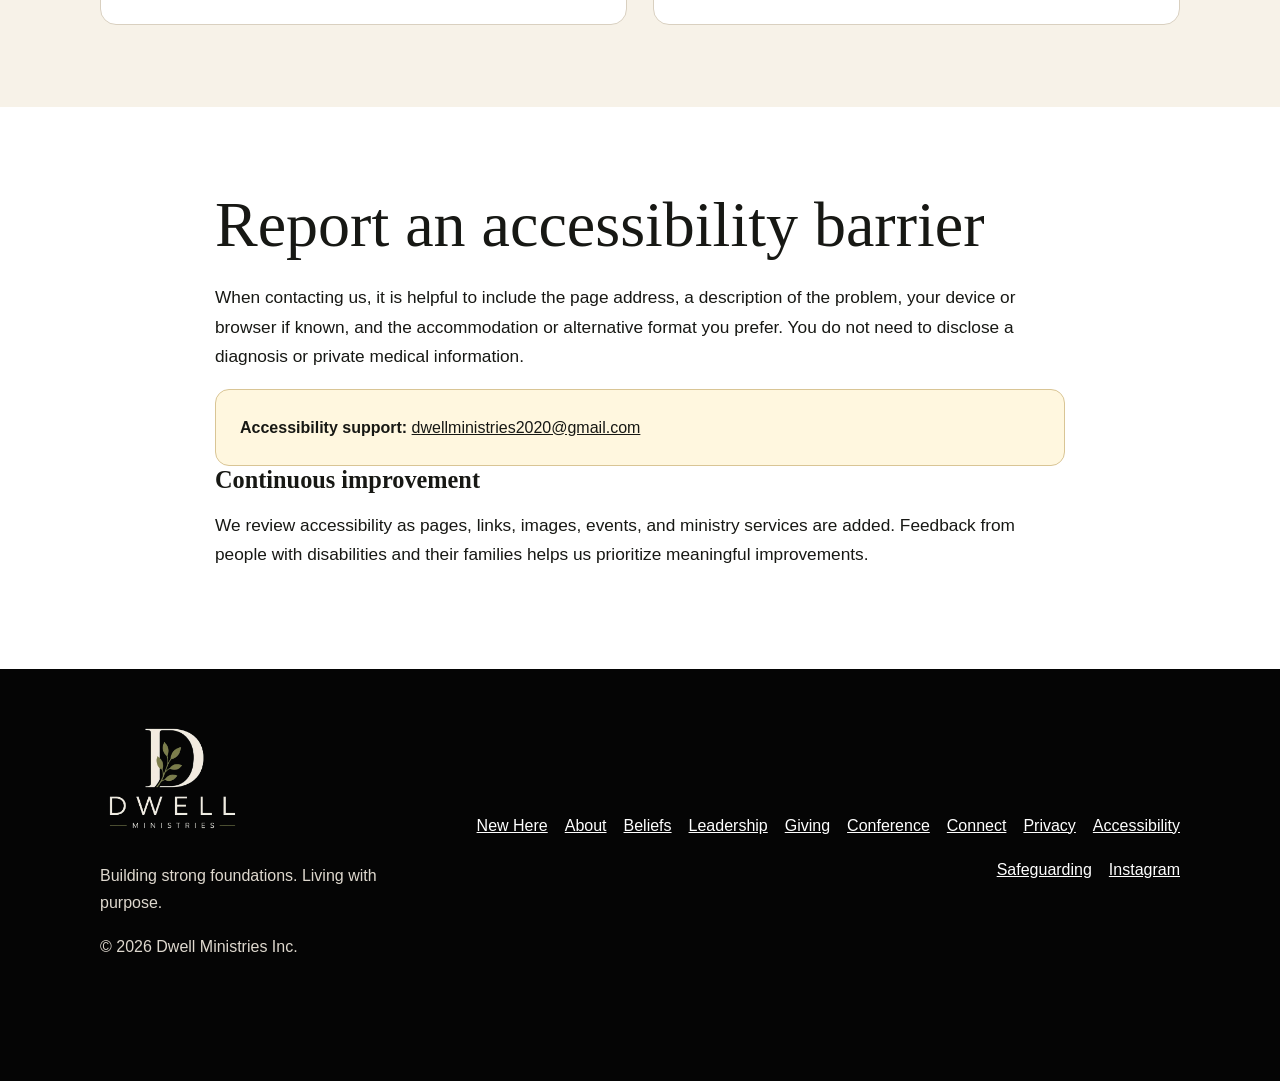
<file: accessibility.html>
<!doctype html><html lang="en"><head><meta charset="utf-8"><meta name="viewport" content="width=device-width,initial-scale=1"><meta name="theme-color" content="#050505"><meta name="robots" content="index,follow,max-image-preview:large,max-snippet:-1,max-video-preview:-1"><title>Accessibility Statement | Dwell Ministries</title><meta name="description" content="Read Dwell Ministries’ commitment to accessible online worship, information, giving, connection, and ministry participation."><link rel="canonical" href="https://dwellmin.online/accessibility.html"><link rel="icon" type="image/png" href="/assets/dwell-logo.png"><link rel="apple-touch-icon" href="/assets/dwell-logo.png"><link rel="manifest" href="/site.webmanifest"><meta property="og:type" content="website"><meta property="og:locale" content="en_US"><meta property="og:site_name" content="Dwell Ministries"><meta property="og:title" content="Accessibility Statement | Dwell Ministries"><meta property="og:description" content="Read Dwell Ministries’ commitment to accessible online worship, information, giving, connection, and ministry participation."><meta property="og:url" content="https://dwellmin.online/accessibility.html"><meta property="og:image" content="https://dwellmin.online/assets/dwell-logo.png"><meta property="og:image:alt" content="Dwell Ministries logo"><meta name="twitter:card" content="summary"><meta name="twitter:title" content="Accessibility Statement | Dwell Ministries"><meta name="twitter:description" content="Read Dwell Ministries’ commitment to accessible online worship, information, giving, connection, and ministry participation."><meta name="twitter:image" content="https://dwellmin.online/assets/dwell-logo.png"><link rel="stylesheet" href="assets/site.css"><script type="application/ld+json">{"@context":"https://schema.org","@graph":[{"@type":"WebPage","@id":"https://dwellmin.online/accessibility.html#webpage","url":"https://dwellmin.online/accessibility.html","name":"Accessibility Statement | Dwell Ministries","description":"Read Dwell Ministries’ commitment to accessible online worship, information, giving, connection, and ministry participation.","isPartOf":{"@id":"https://dwellmin.online/#website"},"about":{"@id":"https://dwellmin.online/#organization"},"inLanguage":"en-US","breadcrumb":{"@id":"https://dwellmin.online/accessibility.html#breadcrumb"}},{"@type":"BreadcrumbList","@id":"https://dwellmin.online/accessibility.html#breadcrumb","itemListElement":[{"@type":"ListItem","position":1,"name":"Dwell Ministries","item":"https://dwellmin.online/"},{"@type":"ListItem","position":2,"name":"Accessibility","item":"https://dwellmin.online/accessibility.html"}]}]}</script></head><body><a class="skip" href="#main">Skip to main content</a><header><div class="nav"><a href="index.html" aria-label="Dwell Ministries homepage"><img src="assets/dwell-logo-transparent.webp" alt="Dwell Ministries" decoding="async"></a><button class="menu-toggle" type="button" aria-expanded="false" aria-controls="primary-navigation" aria-label="Open navigation menu"><span class="menu-toggle-icon" aria-hidden="true">☰</span><span class="menu-toggle-label">Menu</span></button><nav id="primary-navigation" class="links" aria-label="Primary navigation"><a href="new-here.html">New Here</a><a href="about.html">About</a><a href="beliefs.html">Beliefs</a><a href="leadership.html">Leadership</a><a href="giving.html">Giving</a><a href="conference.html">Conference</a><a href="connect.html">Connect</a><a class="button" href="https://us06web.zoom.us/j/82866141251" target="_blank" rel="noopener noreferrer">Join Live</a></nav></div></header><main id="main"><section class="page-hero"><div class="hero-inner"><p class="kicker">Accessibility</p><h1>A digital ministry where everyone can belong.</h1><p>Dwell Ministries is committed to making our website and online ministry experiences understandable, usable, and welcoming for people with disabilities.</p></div></section>
<section class="alt"><div class="inner prose"><p class="kicker">Statement updated November 18, 2026</p><h2>Our accessibility commitment</h2><p>We aim to follow the principles of the Web Content Accessibility Guidelines (WCAG) 2.1 Level AA as we improve the website. This is an ongoing commitment rather than a claim that every page or third-party service is fully conformant in every situation.</p><h3>Accessibility features currently provided</h3><ul><li>Keyboard-accessible navigation and visible focus indicators</li><li>Skip links that move directly to main content</li><li>Responsive layouts for phones, tablets, and desktop screens</li><li>Large, high-contrast action buttons, including mobile Join Live access</li><li>Alternative text for meaningful images</li><li>Semantic headings and labeled navigation regions</li><li>Text that can be enlarged with browser or device settings</li><li>Reduced-motion support for people who request it through their device settings</li></ul></div></section>
<section><div class="inner grid-2"><article class="card"><h2 style="font-size:2.3rem">Third-party platforms</h2><p>Some ministry activities use Zoom, WhatsApp, Instagram, Tithe.ly, Cash App, Marriott, or other independent services. Their accessibility features and limitations are controlled by those providers. We will try to help identify an alternative way to access essential ministry information when reasonably possible.</p></article><article class="card"><h2 style="font-size:2.3rem">Alternative access</h2><p>If a digital barrier prevents you from joining worship, requesting prayer, giving, receiving conference information, or contacting the ministry, please tell us what you were trying to access and the format or assistance that would help.</p></article></div></section>
<section class="alt"><div class="inner prose"><h2>Report an accessibility barrier</h2><p>When contacting us, it is helpful to include the page address, a description of the problem, your device or browser if known, and the accommodation or alternative format you prefer. You do not need to disclose a diagnosis or private medical information.</p><div class="notice"><strong>Accessibility support:</strong> <a href="mailto:dwellministries2020@gmail.com?subject=Website%20Accessibility%20Support">dwellministries2020@gmail.com</a></div><h3>Continuous improvement</h3><p>We review accessibility as pages, links, images, events, and ministry services are added. Feedback from people with disabilities and their families helps us prioritize meaningful improvements.</p></div></section>
</main><footer><div class="footer"><div><img src="assets/dwell-logo-transparent.webp" alt="Dwell Ministries" decoding="async"><p>Building strong foundations. Living with purpose.</p><p>© 2026 Dwell Ministries Inc.</p></div><nav class="footer-links" aria-label="Footer navigation"><a href="new-here.html">New Here</a><a href="about.html">About</a><a href="beliefs.html">Beliefs</a><a href="leadership.html">Leadership</a><a href="giving.html">Giving</a><a href="conference.html">Conference</a><a href="connect.html">Connect</a><a href="privacy.html">Privacy</a><a href="accessibility.html">Accessibility</a><a href="safeguarding.html">Safeguarding</a><a href="https://www.instagram.com/dwell_ministries2020/" target="_blank" rel="noopener noreferrer">Instagram</a></nav></div></footer><div class="mobile-join"><a class="button" href="https://us06web.zoom.us/j/82866141251" target="_blank" rel="noopener noreferrer">Join Live Service</a></div><script src="assets/site.js?v=20261118-ga"></script></body></html>
</file>
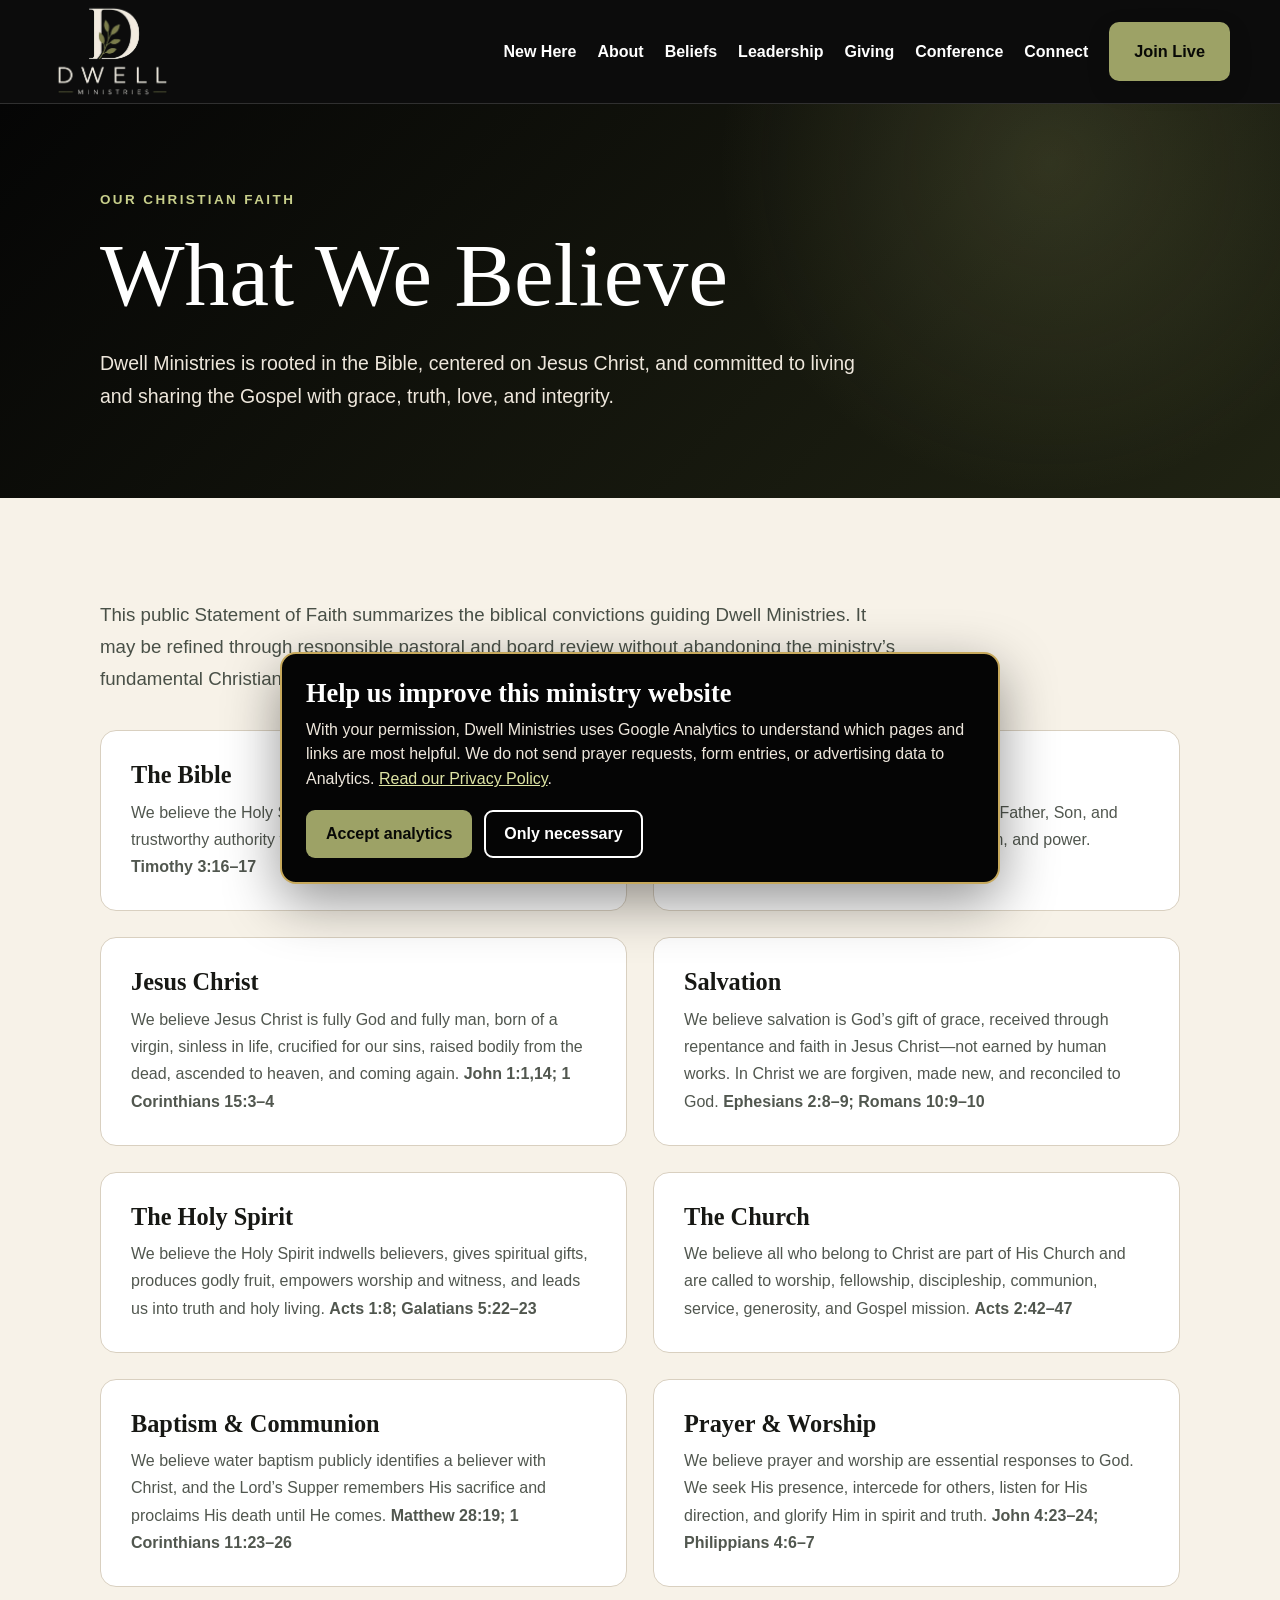
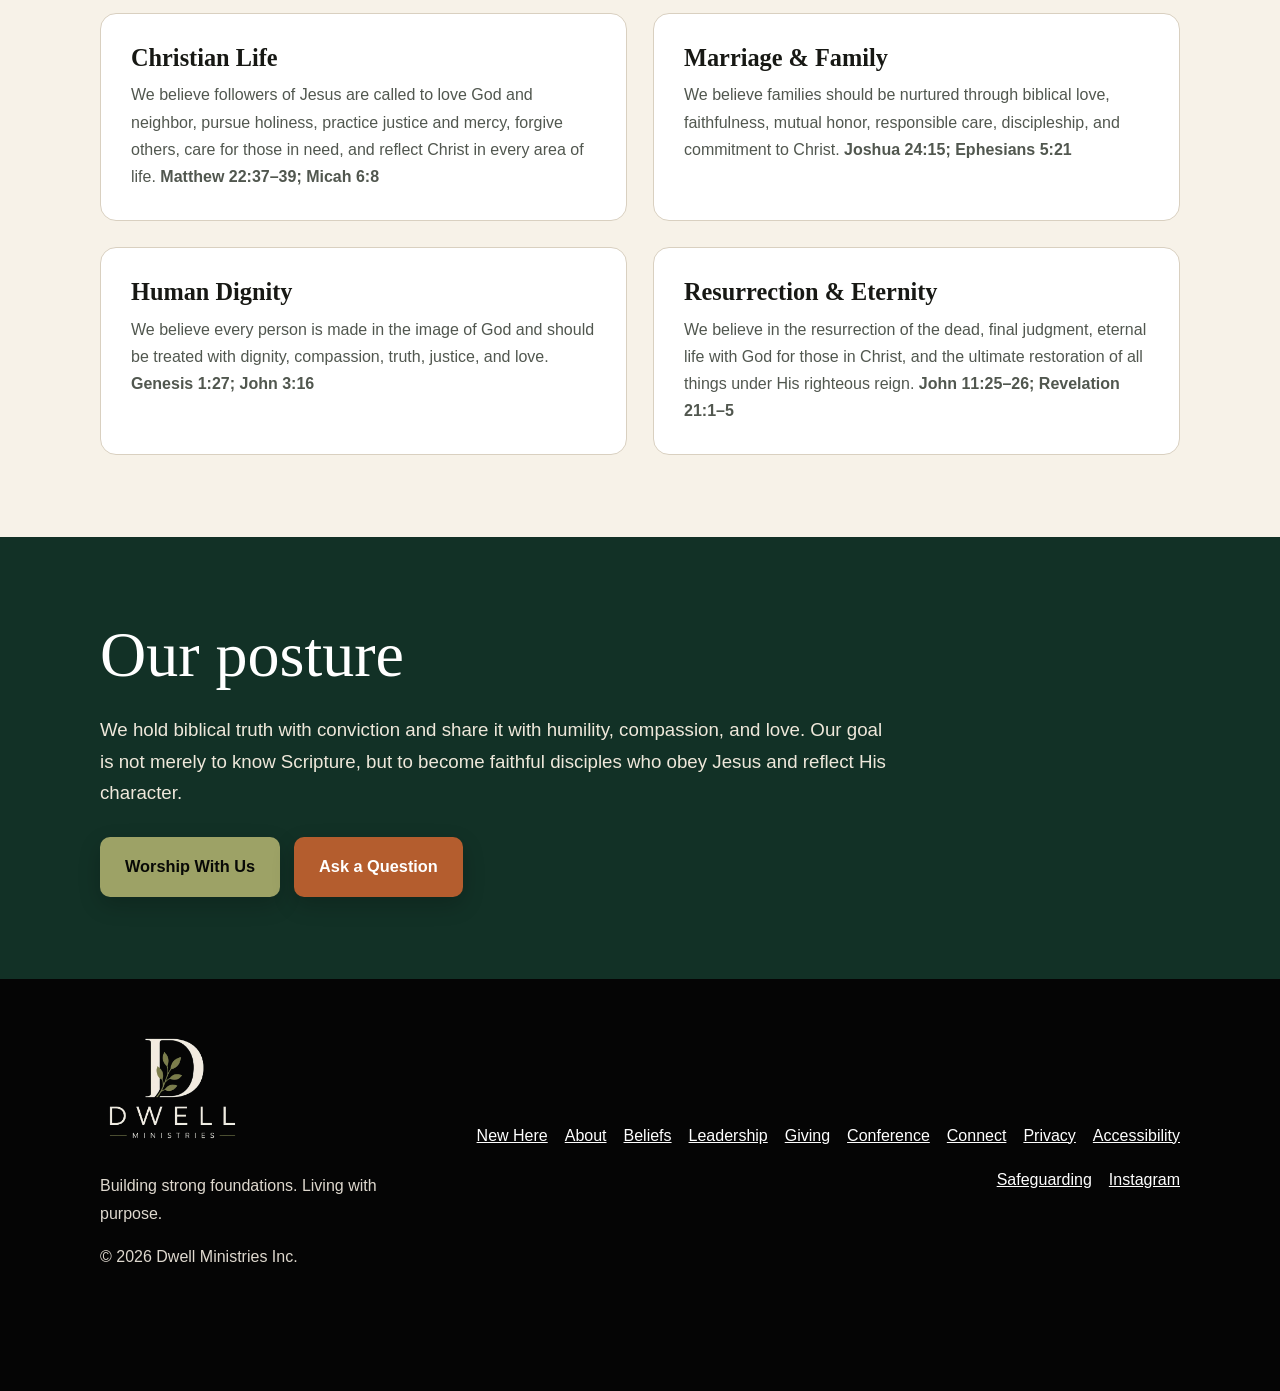
<file: beliefs.html>
<!doctype html><html lang="en"><head><meta charset="utf-8"><meta name="viewport" content="width=device-width,initial-scale=1"><meta name="theme-color" content="#050505"><meta name="robots" content="index,follow,max-image-preview:large,max-snippet:-1,max-video-preview:-1"><title>What We Believe | Dwell Ministries</title><meta name="description" content="Explore Dwell Ministries’ Christ-centered beliefs about Scripture, the Trinity, salvation, the church, prayer, family, and Christian living."><link rel="stylesheet" href="assets/site.css">
  <link rel="canonical" href="https://dwellmin.online/beliefs.html">
  <link rel="icon" type="image/png" href="/assets/dwell-logo.png">
  <link rel="apple-touch-icon" href="/assets/dwell-logo.png">
  <link rel="manifest" href="/site.webmanifest">
  <meta property="og:type" content="website"><meta property="og:locale" content="en_US">
  <meta property="og:site_name" content="Dwell Ministries">
  <meta property="og:title" content="What We Believe | Dwell Ministries">
  <meta property="og:description" content="Explore Dwell Ministries’ Christ-centered beliefs about Scripture, the Trinity, salvation, the church, prayer, family, and Christian living.">
  <meta property="og:url" content="https://dwellmin.online/beliefs.html">
  <meta property="og:image" content="https://dwellmin.online/assets/dwell-logo.png">
  <meta property="og:image:alt" content="Dwell Ministries logo">
  <meta name="twitter:card" content="summary">
  <meta name="twitter:title" content="What We Believe | Dwell Ministries">
  <meta name="twitter:description" content="Explore Dwell Ministries’ Christ-centered beliefs about Scripture, the Trinity, salvation, the church, prayer, family, and Christian living.">
  <meta name="twitter:image" content="https://dwellmin.online/assets/dwell-logo.png">
<script type="application/ld+json">{"@context":"https://schema.org","@graph":[{"@type":"WebPage","@id":"https://dwellmin.online/beliefs.html#webpage","url":"https://dwellmin.online/beliefs.html","name":"What We Believe | Dwell Ministries","description":"Explore Dwell Ministries’ Christ-centered beliefs about Scripture, the Trinity, salvation, the church, prayer, family, and Christian living.","isPartOf":{"@id":"https://dwellmin.online/#website"},"about":{"@id":"https://dwellmin.online/#organization"},"inLanguage":"en-US","breadcrumb":{"@id":"https://dwellmin.online/beliefs.html#breadcrumb"}},{"@type":"BreadcrumbList","@id":"https://dwellmin.online/beliefs.html#breadcrumb","itemListElement":[{"@type":"ListItem","position":1,"name":"Dwell Ministries","item":"https://dwellmin.online/"},{"@type":"ListItem","position":2,"name":"Beliefs","item":"https://dwellmin.online/beliefs.html"}]}]}</script></head><body>
<a class="skip" href="#main">Skip to main content</a><header><div class="nav"><a href="index.html" aria-label="Dwell Ministries homepage"><img src="assets/dwell-logo-transparent.webp" alt="Dwell Ministries" decoding="async"></a><button class="menu-toggle" type="button" aria-expanded="false" aria-controls="primary-navigation" aria-label="Open navigation menu"><span class="menu-toggle-icon" aria-hidden="true">☰</span><span class="menu-toggle-label">Menu</span></button><nav id="primary-navigation" class="links" aria-label="Primary navigation"><a href="new-here.html">New Here</a><a href="about.html">About</a><a href="beliefs.html">Beliefs</a><a href="leadership.html">Leadership</a><a href="giving.html">Giving</a><a href="conference.html">Conference</a><a href="connect.html">Connect</a><a class="button" href="https://us06web.zoom.us/j/82866141251" target="_blank" rel="noopener noreferrer">Join Live</a></nav></div></header>
<main id="main"><section class="page-hero"><div class="hero-inner"><p class="kicker">Our Christian Faith</p><h1>What We Believe</h1><p>Dwell Ministries is rooted in the Bible, centered on Jesus Christ, and committed to living and sharing the Gospel with grace, truth, love, and integrity.</p></div></section>
<section><div class="inner"><p class="lead">This public Statement of Faith summarizes the biblical convictions guiding Dwell Ministries. It may be refined through responsible pastoral and board review without abandoning the ministry’s fundamental Christian identity.</p><div class="grid-2" style="margin-top:36px">
<article class="card"><h3>The Bible</h3><p>We believe the Holy Scriptures are inspired by God and are the trustworthy authority for Christian faith, doctrine, and life. <strong>2 Timothy 3:16–17</strong></p></article>
<article class="card"><h3>The Triune God</h3><p>We believe in one God, eternally existing as Father, Son, and Holy Spirit—perfect in holiness, love, wisdom, and power. <strong>Matthew 28:19</strong></p></article>
<article class="card"><h3>Jesus Christ</h3><p>We believe Jesus Christ is fully God and fully man, born of a virgin, sinless in life, crucified for our sins, raised bodily from the dead, ascended to heaven, and coming again. <strong>John 1:1,14; 1 Corinthians 15:3–4</strong></p></article>
<article class="card"><h3>Salvation</h3><p>We believe salvation is God’s gift of grace, received through repentance and faith in Jesus Christ—not earned by human works. In Christ we are forgiven, made new, and reconciled to God. <strong>Ephesians 2:8–9; Romans 10:9–10</strong></p></article>
<article class="card"><h3>The Holy Spirit</h3><p>We believe the Holy Spirit indwells believers, gives spiritual gifts, produces godly fruit, empowers worship and witness, and leads us into truth and holy living. <strong>Acts 1:8; Galatians 5:22–23</strong></p></article>
<article class="card"><h3>The Church</h3><p>We believe all who belong to Christ are part of His Church and are called to worship, fellowship, discipleship, communion, service, generosity, and Gospel mission. <strong>Acts 2:42–47</strong></p></article>
<article class="card"><h3>Baptism & Communion</h3><p>We believe water baptism publicly identifies a believer with Christ, and the Lord’s Supper remembers His sacrifice and proclaims His death until He comes. <strong>Matthew 28:19; 1 Corinthians 11:23–26</strong></p></article>
<article class="card"><h3>Prayer & Worship</h3><p>We believe prayer and worship are essential responses to God. We seek His presence, intercede for others, listen for His direction, and glorify Him in spirit and truth. <strong>John 4:23–24; Philippians 4:6–7</strong></p></article>
<article class="card"><h3>Christian Life</h3><p>We believe followers of Jesus are called to love God and neighbor, pursue holiness, practice justice and mercy, forgive others, care for those in need, and reflect Christ in every area of life. <strong>Matthew 22:37–39; Micah 6:8</strong></p></article>
<article class="card"><h3>Marriage & Family</h3><p>We believe families should be nurtured through biblical love, faithfulness, mutual honor, responsible care, discipleship, and commitment to Christ. <strong>Joshua 24:15; Ephesians 5:21</strong></p></article>
<article class="card"><h3>Human Dignity</h3><p>We believe every person is made in the image of God and should be treated with dignity, compassion, truth, justice, and love. <strong>Genesis 1:27; John 3:16</strong></p></article>
<article class="card"><h3>Resurrection & Eternity</h3><p>We believe in the resurrection of the dead, final judgment, eternal life with God for those in Christ, and the ultimate restoration of all things under His righteous reign. <strong>John 11:25–26; Revelation 21:1–5</strong></p></article>
</div></div></section>
<section class="dark"><div class="inner"><h2>Our posture</h2><p class="lead">We hold biblical truth with conviction and share it with humility, compassion, and love. Our goal is not merely to know Scripture, but to become faithful disciples who obey Jesus and reflect His character.</p><div class="actions"><a class="button" href="https://us06web.zoom.us/j/82866141251" target="_blank" rel="noopener noreferrer">Worship With Us</a><a class="button button-copper" href="connect.html">Ask a Question</a></div></div></section></main>
<footer><div class="footer"><div><img src="assets/dwell-logo-transparent.webp" alt="Dwell Ministries" decoding="async"><p>Building strong foundations. Living with purpose.</p><p>© 2026 Dwell Ministries Inc.</p></div><nav class="footer-links" aria-label="Footer navigation"><a href="new-here.html">New Here</a><a href="about.html">About</a><a href="beliefs.html">Beliefs</a><a href="leadership.html">Leadership</a><a href="giving.html">Giving</a><a href="conference.html">Conference</a><a href="connect.html">Connect</a><a href="privacy.html">Privacy</a><a href="accessibility.html">Accessibility</a><a href="safeguarding.html">Safeguarding</a><a href="https://www.instagram.com/dwell_ministries2020/" target="_blank" rel="noopener noreferrer">Instagram</a></nav></div></footer>
<div class="mobile-join"><a class="button" href="https://us06web.zoom.us/j/82866141251" target="_blank" rel="noopener noreferrer">Join Live Service</a></div><script src="assets/site.js?v=20261118-ga"></script></body></html>
</file>
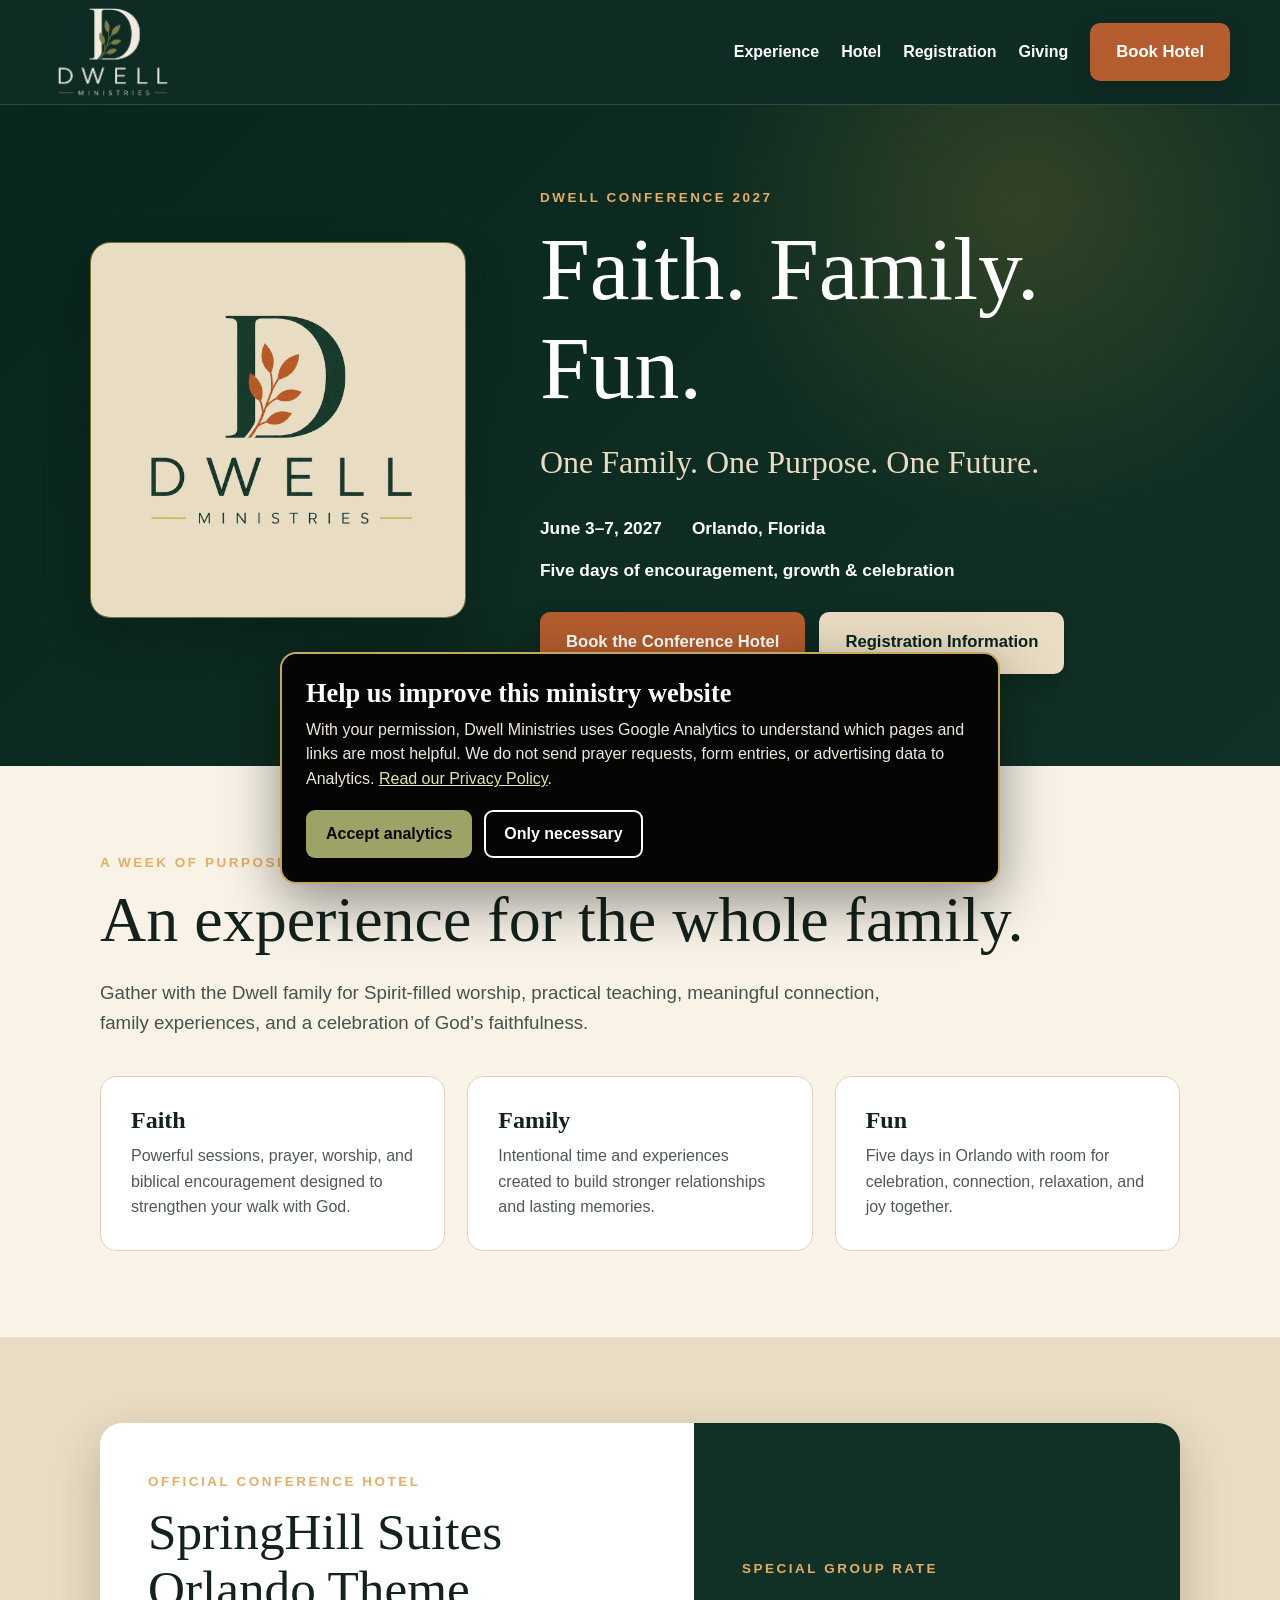
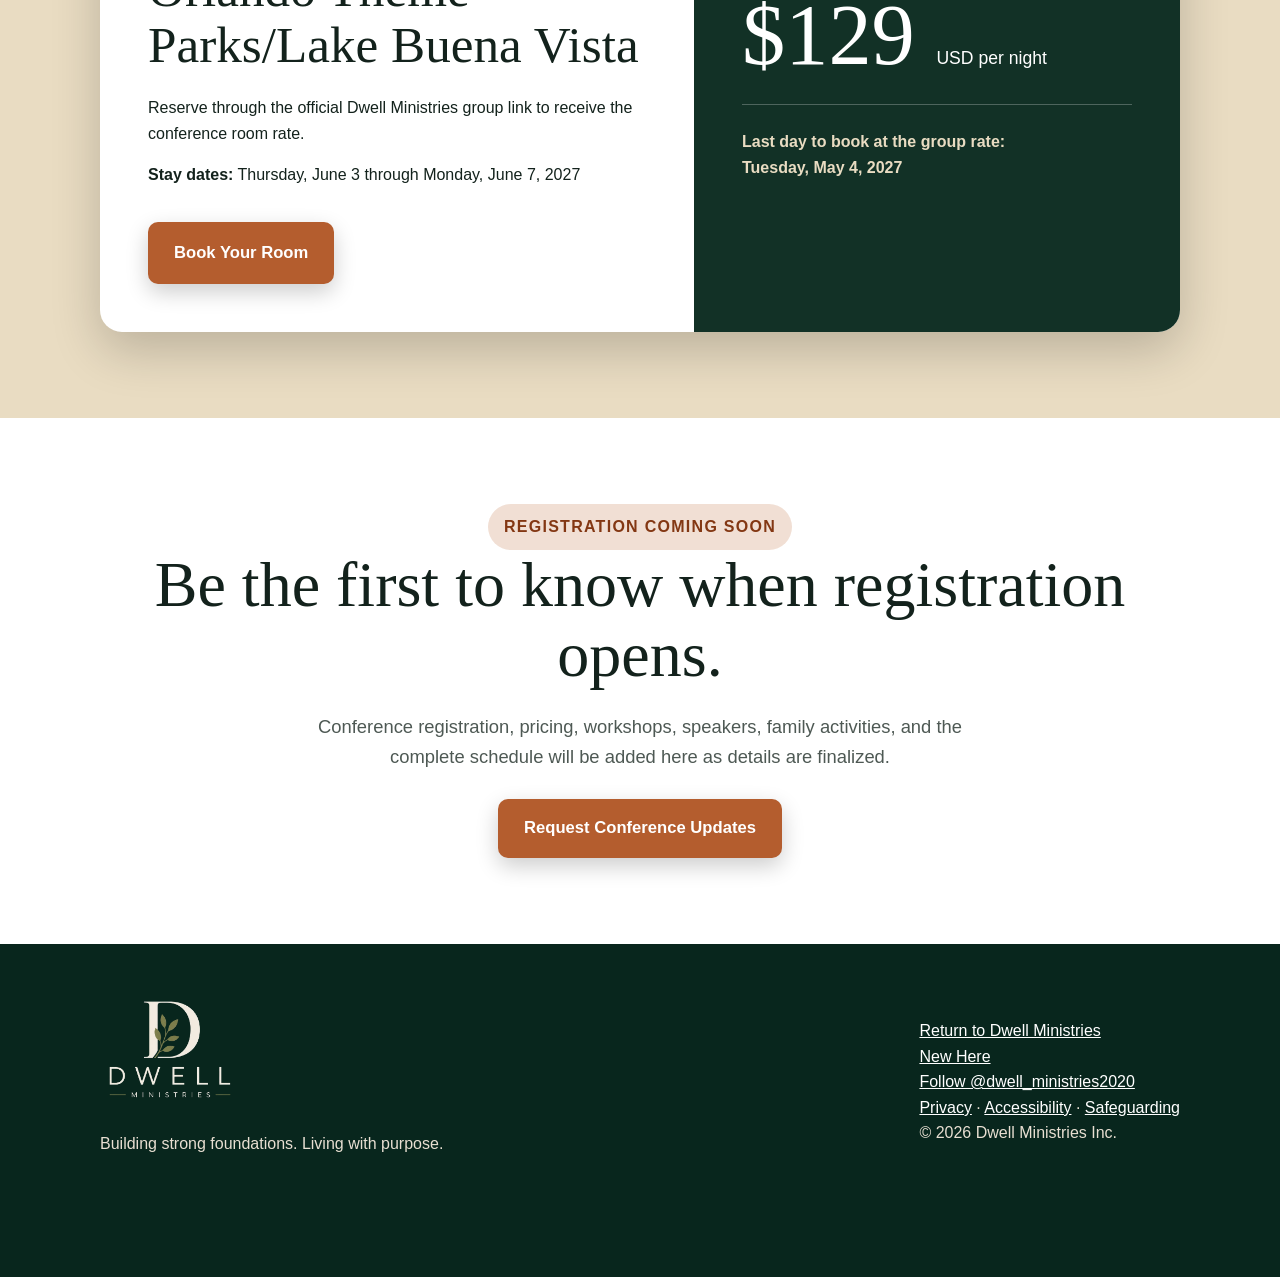
<file: conference.html>
<!doctype html>
<html lang="en">
<head>
  <meta charset="utf-8">
  <meta name="viewport" content="width=device-width, initial-scale=1">
  <meta name="theme-color" content="#123126"><meta name="robots" content="index,follow,max-image-preview:large,max-snippet:-1,max-video-preview:-1">
  <title>Dwell Conference 2027 | Faith. Family. Fun.</title>
  <meta name="description" content="Join Dwell Ministries June 3–7, 2027 in Orlando, Florida for five days of faith, family, encouragement, spiritual growth, and celebration.">
  <style>
    :root{--green:#123126;--green-deep:#08261d;--copper:#b45d2e;--copper-light:#d47a47;--beige:#e9dcc2;--cream:#f8f2e7;--gold:#d4af37;--ink:#13221c;--white:#fff;--shadow:0 18px 50px rgba(0,0,0,.2)}
    *{box-sizing:border-box}html{scroll-behavior:smooth}body{margin:0;background:var(--cream);color:var(--ink);font-family:Arial,Helvetica,sans-serif;line-height:1.6}img{max-width:100%;height:auto}a{color:inherit}
    .skip{position:absolute;top:-100px;left:12px;background:#fff;padding:12px 18px;font-weight:800;z-index:99}.skip:focus{top:12px}
    header{position:sticky;top:0;z-index:40;background:rgba(8,38,29,.97);border-bottom:1px solid rgba(255,255,255,.14)}
    .nav{width:min(1180px,calc(100% - 32px));min-height:80px;margin:auto;display:flex;align-items:center;justify-content:space-between;gap:20px}
    .nav-logo{width:126px;display:block}.links{display:flex;align-items:center;gap:22px;color:#fff;font-weight:800}.links a{text-decoration:none}
    .button{display:inline-flex;justify-content:center;align-items:center;min-height:56px;padding:14px 24px;border:2px solid transparent;border-radius:10px;background:var(--copper);color:#fff;font-size:1.04rem;font-weight:900;text-align:center;text-decoration:none;box-shadow:0 8px 22px rgba(0,0,0,.2);transition:.15s}
    .button:hover{background:var(--copper-light);transform:translateY(-2px)}.button:focus-visible,a:focus-visible{outline:4px solid var(--gold);outline-offset:4px}.button-light{background:var(--beige);color:var(--green-deep)}
    .hero{padding:82px 20px 92px;background:radial-gradient(circle at 80% 15%,rgba(212,175,55,.18),transparent 28%),linear-gradient(135deg,var(--green-deep),var(--green));color:#fff}
    .hero-grid{width:min(1120px,100%);margin:auto;display:grid;grid-template-columns:.75fr 1.25fr;align-items:center;gap:64px}
    .conference-logo{width:min(380px,95%);margin:auto;display:block;border:1px solid rgba(212,175,55,.55);border-radius:20px;box-shadow:var(--shadow)}
    .kicker{margin:0 0 12px;color:#e4ad68;font-size:.84rem;font-weight:900;letter-spacing:.19em;text-transform:uppercase}
    h1,h2,h3{font-family:Georgia,"Times New Roman",serif;line-height:1.1}h1{margin:0;font-size:clamp(3rem,7vw,6rem);font-weight:500}h2{margin:0 0 22px;font-size:clamp(2.2rem,5vw,4rem);font-weight:500}
    .tagline{margin:20px 0 0;color:var(--beige);font-family:Georgia,"Times New Roman",serif;font-size:clamp(1.4rem,3vw,2rem)}
    .hero-details{display:flex;flex-wrap:wrap;gap:14px 30px;margin:27px 0;color:#fff;font-size:1.08rem;font-weight:800}.hero-actions{display:flex;flex-wrap:wrap;gap:14px}.hero-actions .button{min-height:62px}
    section{padding:86px 20px}.inner{width:min(1080px,100%);margin:auto}.lead{max-width:790px;font-size:1.17rem;color:#46534d}
    .experience-grid{display:grid;grid-template-columns:repeat(3,1fr);gap:22px;margin-top:38px}.card{padding:30px;border-radius:16px;background:#fff;border:1px solid #ded2bd}.card h3{margin:0 0 10px;font-size:1.5rem}.card p{margin:0;color:#4e5954}
    .hotel{background:var(--beige)}.hotel-card{display:grid;grid-template-columns:1.1fr .9fr;overflow:hidden;border-radius:22px;background:#fff;box-shadow:var(--shadow)}
    .hotel-main{padding:48px}.hotel-main h2{font-size:clamp(2.1rem,4vw,3.5rem)}.hotel-main .button{margin-top:18px;min-height:62px}
    .rate-panel{padding:48px;background:var(--green);color:#fff;display:grid;align-content:center}.rate{margin:0;font-family:Georgia,"Times New Roman",serif;font-size:clamp(3.2rem,7vw,5.4rem);line-height:1}.rate span{font-size:1.1rem;font-family:Arial,sans-serif}.deadline{margin-top:26px;padding-top:24px;border-top:1px solid rgba(255,255,255,.25);font-weight:800;color:var(--beige)}
    .registration{text-align:center;background:#fff}.registration p{max-width:710px;margin:0 auto 28px;font-size:1.15rem;color:#4e5954}.coming{display:inline-block;padding:10px 16px;border-radius:999px;background:#f1dfd4;color:#833713;font-weight:900;letter-spacing:.08em;text-transform:uppercase}
    footer{padding:48px 20px 105px;background:var(--green-deep);color:#e8dfd2}.footer{width:min(1080px,100%);margin:auto;display:flex;justify-content:space-between;align-items:center;gap:24px}.footer img{width:140px}.footer a{color:#fff}
    .mobile-book{display:none}
    @media(max-width:820px){.hero-grid,.hotel-card{grid-template-columns:1fr}.hero-grid{text-align:center}.hero-details,.hero-actions{justify-content:center}.experience-grid{grid-template-columns:1fr}.links a:not(.button){display:none}.footer{flex-direction:column;text-align:center}}
    @media(max-width:600px){.nav{min-height:68px}.nav-logo{width:105px}.links .button{padding:11px 14px;min-height:48px;font-size:.9rem}.hero{padding:56px 18px 72px}.hero-actions .button{width:100%}.hotel-main,.rate-panel{padding:34px 26px}section{padding:68px 18px}footer{padding-bottom:120px}.mobile-book{position:fixed;display:block;z-index:60;left:12px;right:12px;bottom:12px}.mobile-book .button{width:100%;min-height:62px;border:3px solid #fff}}
    @media(prefers-reduced-motion:reduce){html{scroll-behavior:auto}.button{transition:none}}
  
    .menu-toggle{display:none;align-items:center;justify-content:center;gap:9px;min-width:96px;min-height:48px;padding:10px 14px;border:2px solid rgba(255,255,255,.72);border-radius:10px;background:transparent;color:#fff;font:inherit;font-weight:900;cursor:pointer}
    .menu-toggle:hover{background:rgba(255,255,255,.12)}.menu-toggle:focus-visible{outline:4px solid var(--gold);outline-offset:4px}.menu-toggle-icon{font-size:1.35rem;line-height:1}
    @media(max-width:850px){
      .nav,.nav-wrap{position:relative}
      .menu-toggle{display:inline-flex;margin-left:auto}
      .links,.nav-links{position:absolute;top:100%;left:0;right:0;display:none;flex-direction:column;align-items:stretch;gap:0;padding:12px;border:1px solid rgba(255,255,255,.18);border-radius:0 0 16px 16px;background:rgba(5,5,5,.99);box-shadow:0 18px 40px rgba(0,0,0,.35)}
      .links.is-open,.nav-links.is-open{display:flex}
      .links a,.nav-links a{display:block!important;width:100%;padding:14px 16px;border-radius:9px;text-align:left}
      .links a:not(.button):hover,.nav-links a:not(.button):hover{background:rgba(255,255,255,.1);text-decoration:none}
      .links .button,.nav-links .button{margin-top:6px;text-align:center}
    }
    @media(min-width:851px){.links,.nav-links{display:flex!important}}

  </style>

  <link rel="canonical" href="https://dwellmin.online/conference.html">
  <link rel="icon" type="image/png" href="/assets/dwell-logo.png">
  <link rel="apple-touch-icon" href="/assets/dwell-logo.png">
  <link rel="manifest" href="/site.webmanifest">
  <meta property="og:type" content="website"><meta property="og:locale" content="en_US">
  <meta property="og:site_name" content="Dwell Ministries">
  <meta property="og:title" content="Dwell Conference 2027 | Faith. Family. Fun.">
  <meta property="og:description" content="Join Dwell Ministries June 3–7, 2027 in Orlando, Florida for five days of faith, family, encouragement, spiritual growth, and celebration.">
  <meta property="og:url" content="https://dwellmin.online/conference.html">
  <meta property="og:image" content="https://dwellmin.online/assets/dwell-conference-logo.png">
  <meta property="og:image:alt" content="Dwell Conference 2027 logo">
  <meta name="twitter:card" content="summary">
  <meta name="twitter:title" content="Dwell Conference 2027 | Faith. Family. Fun.">
  <meta name="twitter:description" content="Join Dwell Ministries June 3–7, 2027 in Orlando, Florida for five days of faith, family, encouragement, spiritual growth, and celebration.">
  <meta name="twitter:image" content="https://dwellmin.online/assets/dwell-conference-logo.png">
<script type="application/ld+json">{"@context":"https://schema.org","@graph":[{"@type":"WebPage","@id":"https://dwellmin.online/conference.html#webpage","url":"https://dwellmin.online/conference.html","name":"Dwell Conference 2027 | Faith. Family. Fun.","description":"Join Dwell Ministries June 3–7, 2027 in Orlando, Florida for five days of faith, family, encouragement, spiritual growth, and celebration.","isPartOf":{"@id":"https://dwellmin.online/#website"},"about":{"@id":"https://dwellmin.online/#organization"},"inLanguage":"en-US","breadcrumb":{"@id":"https://dwellmin.online/conference.html#breadcrumb"}},{"@type":"BreadcrumbList","@id":"https://dwellmin.online/conference.html#breadcrumb","itemListElement":[{"@type":"ListItem","position":1,"name":"Dwell Ministries","item":"https://dwellmin.online/"},{"@type":"ListItem","position":2,"name":"Conference 2027","item":"https://dwellmin.online/conference.html"}]},{"@type":"Event","@id":"https://dwellmin.online/conference.html#event","name":"Dwell Ministries 2027 Conference","description":"A five-day Dwell Ministries conference centered on faith, family, encouragement, spiritual growth, meaningful connection, and celebration.","startDate":"2027-06-03","endDate":"2027-06-07","eventStatus":"https://schema.org/EventScheduled","eventAttendanceMode":"https://schema.org/OfflineEventAttendanceMode","location":{"@type":"Place","name":"Orlando, Florida","address":{"@type":"PostalAddress","addressLocality":"Orlando","addressRegion":"FL","addressCountry":"US"}},"image":["https://dwellmin.online/assets/dwell-conference-logo-beige.webp"],"organizer":{"@id":"https://dwellmin.online/#organization"},"url":"https://dwellmin.online/conference.html"}]}</script></head>
<body>
  <a class="skip" href="#main">Skip to main content</a>
  <header>
    <div class="nav">
      <a href="index.html" aria-label="Return to Dwell Ministries homepage"><img class="nav-logo" src="assets/dwell-logo-transparent.webp" alt="Dwell Ministries" decoding="async"></a>
      <button class="menu-toggle" type="button" aria-expanded="false" aria-controls="primary-navigation" aria-label="Open navigation menu"><span class="menu-toggle-icon" aria-hidden="true">☰</span><span class="menu-toggle-label">Menu</span></button>
      <nav id="primary-navigation" class="links" aria-label="Conference navigation">
        <a href="#experience">Experience</a>
        <a href="#hotel">Hotel</a>
        <a href="#registration">Registration</a>
        <a href="giving.html">Giving</a>
        <a class="button" href="https://app.marriott.com/resview2?id=1785333373210&amp;key=GRP&amp;app=resvlink" target="_blank" rel="noopener noreferrer">Book Hotel</a>
      </nav>
    </div>
  </header>

  <main id="main">
    <section class="hero">
      <div class="hero-grid">
        <img class="conference-logo" src="assets/dwell-conference-logo-beige.webp" alt="Dwell Ministries conference logo" decoding="async" fetchpriority="high">
        <div>
          <p class="kicker">Dwell Conference 2027</p>
          <h1>Faith. Family. Fun.</h1>
          <p class="tagline">One Family. One Purpose. One Future.</p>
          <div class="hero-details">
            <span>June 3–7, 2027</span>
            <span>Orlando, Florida</span>
            <span>Five days of encouragement, growth &amp; celebration</span>
          </div>
          <div class="hero-actions">
            <a class="button" href="https://app.marriott.com/resview2?id=1785333373210&amp;key=GRP&amp;app=resvlink" target="_blank" rel="noopener noreferrer">Book the Conference Hotel</a>
            <a class="button button-light" href="#registration">Registration Information</a>
          </div>
        </div>
      </div>
    </section>

    <section id="experience">
      <div class="inner">
        <p class="kicker">A week of purpose</p>
        <h2>An experience for the whole family.</h2>
        <p class="lead">Gather with the Dwell family for Spirit-filled worship, practical teaching, meaningful connection, family experiences, and a celebration of God’s faithfulness.</p>
        <div class="experience-grid">
          <article class="card"><h3>Faith</h3><p>Powerful sessions, prayer, worship, and biblical encouragement designed to strengthen your walk with God.</p></article>
          <article class="card"><h3>Family</h3><p>Intentional time and experiences created to build stronger relationships and lasting memories.</p></article>
          <article class="card"><h3>Fun</h3><p>Five days in Orlando with room for celebration, connection, relaxation, and joy together.</p></article>
        </div>
      </div>
    </section>

    <section class="hotel" id="hotel">
      <div class="inner hotel-card">
        <div class="hotel-main">
          <p class="kicker">Official conference hotel</p>
          <h2>SpringHill Suites Orlando Theme Parks/Lake Buena Vista</h2>
          <p>Reserve through the official Dwell Ministries group link to receive the conference room rate.</p>
          <p><strong>Stay dates:</strong> Thursday, June 3 through Monday, June 7, 2027</p>
          <a class="button" href="https://app.marriott.com/resview2?id=1785333373210&amp;key=GRP&amp;app=resvlink" target="_blank" rel="noopener noreferrer" aria-label="Book the Dwell Ministries conference group rate through Marriott">Book Your Room</a>
        </div>
        <aside class="rate-panel" aria-label="Hotel rate and deadline">
          <p class="kicker">Special group rate</p>
          <p class="rate">$129 <span>USD per night</span></p>
          <p class="deadline">Last day to book at the group rate:<br>Tuesday, May 4, 2027</p>
        </aside>
      </div>
    </section>

    <section class="registration" id="registration">
      <div class="inner">
        <span class="coming">Registration coming soon</span>
        <h2>Be the first to know when registration opens.</h2>
        <p>Conference registration, pricing, workshops, speakers, family activities, and the complete schedule will be added here as details are finalized.</p>
        <a class="button" href="mailto:dwellministries2020@gmail.com?subject=Dwell%20Conference%202027%20Updates">Request Conference Updates</a>
      </div>
    </section>
  </main>

  <footer>
    <div class="footer">
      <div><img src="assets/dwell-logo-transparent.webp" alt="Dwell Ministries" decoding="async"><p>Building strong foundations. Living with purpose.</p></div>
      <p><a href="index.html">Return to Dwell Ministries</a><br><a href="new-here.html">New Here</a><br><a href="https://www.instagram.com/dwell_ministries2020/" target="_blank" rel="noopener noreferrer">Follow @dwell_ministries2020</a><br><a href="privacy.html">Privacy</a> · <a href="accessibility.html">Accessibility</a> · <a href="safeguarding.html">Safeguarding</a><br>© 2026 Dwell Ministries Inc.</p>
    </div>
  </footer>

  <div class="mobile-book">
    <a class="button" href="https://app.marriott.com/resview2?id=1785333373210&amp;key=GRP&amp;app=resvlink" target="_blank" rel="noopener noreferrer">Book Conference Hotel</a>
  </div>
<script src="assets/site.js?v=20261118-ga"></script>
</body>
</html>
</file>
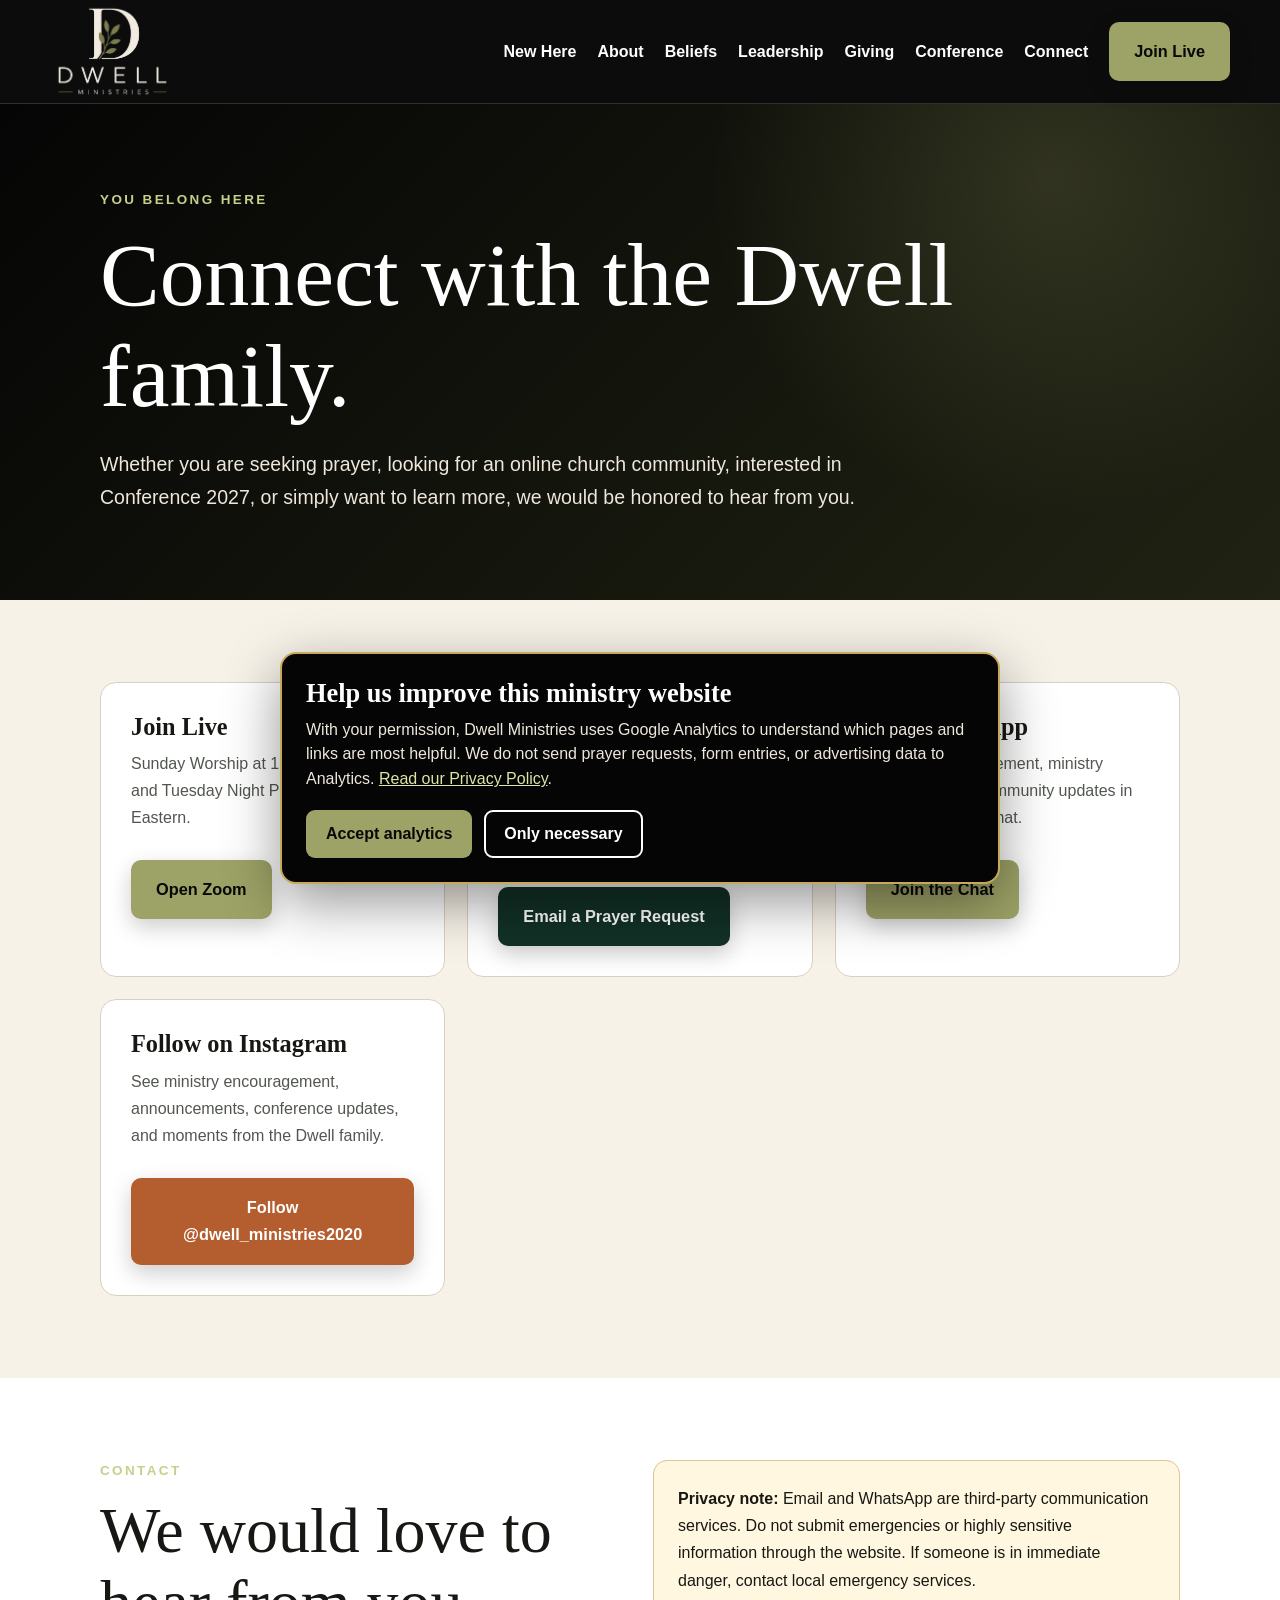
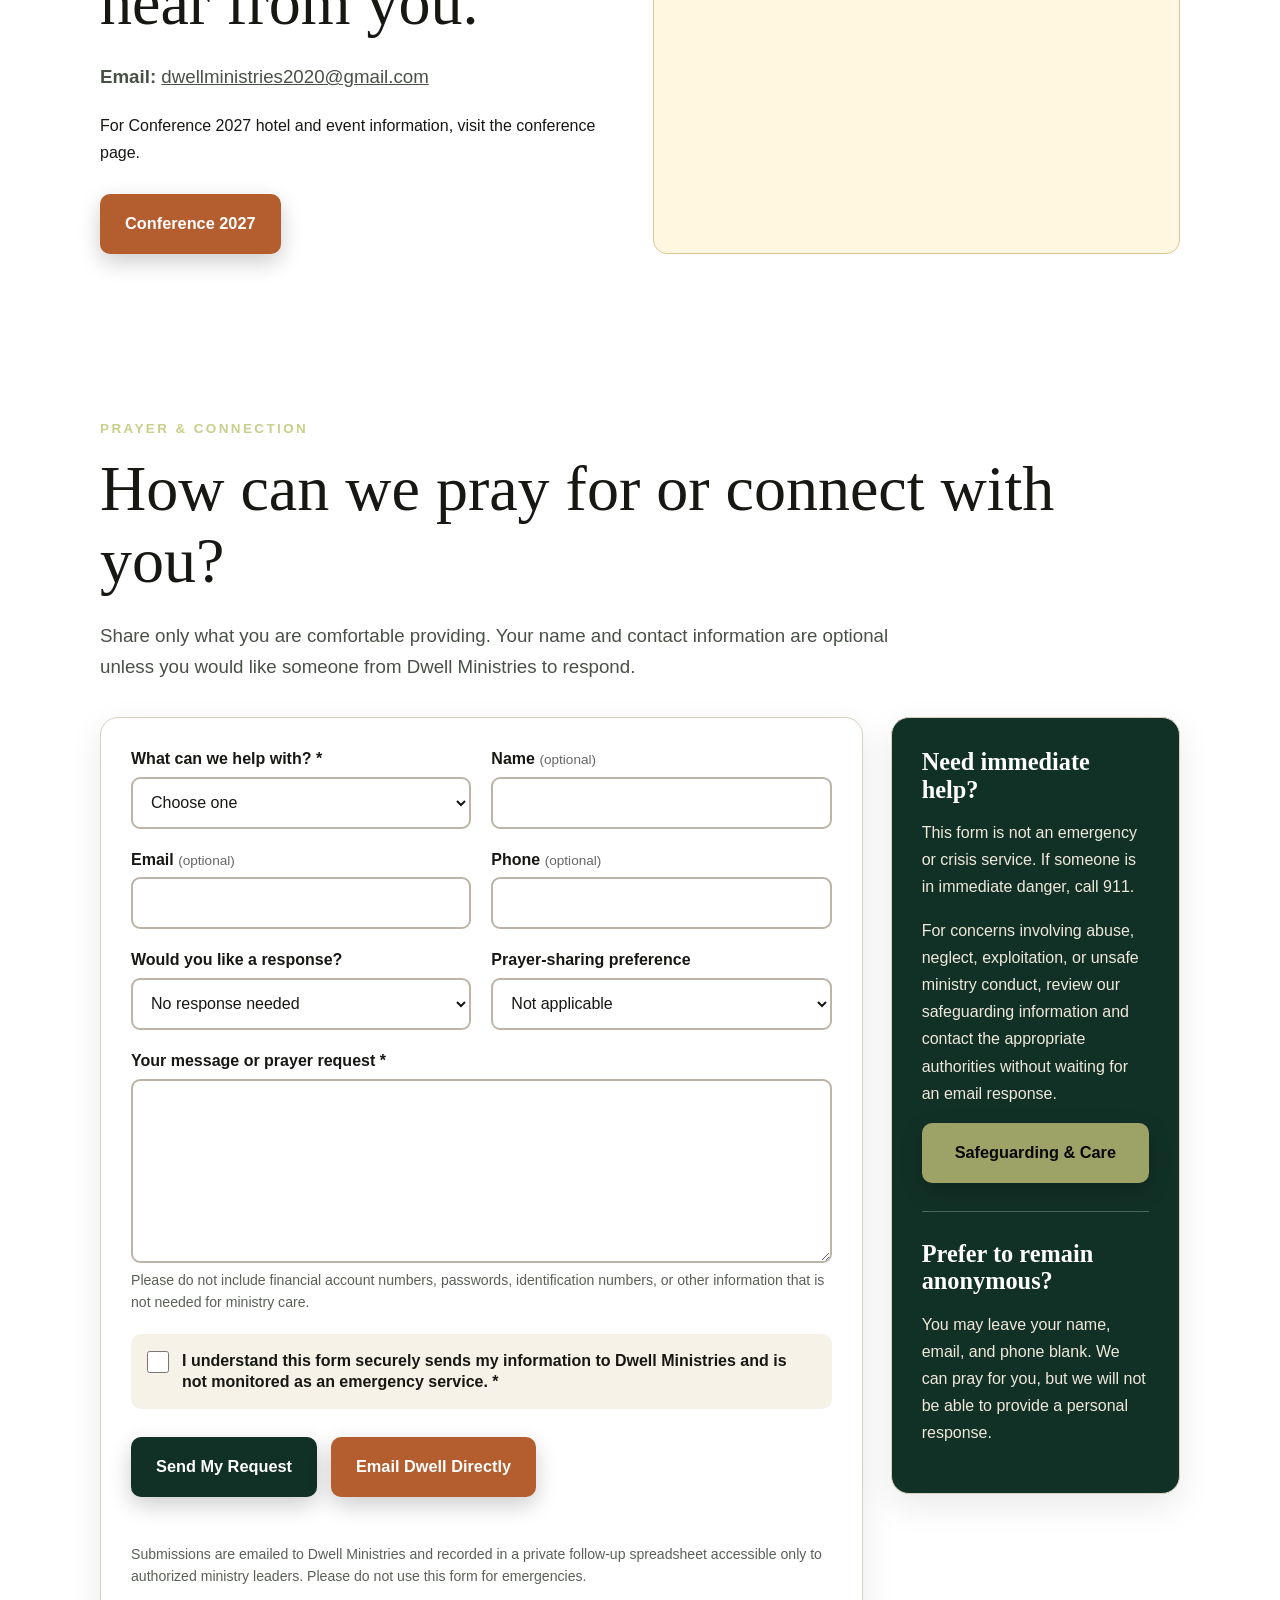
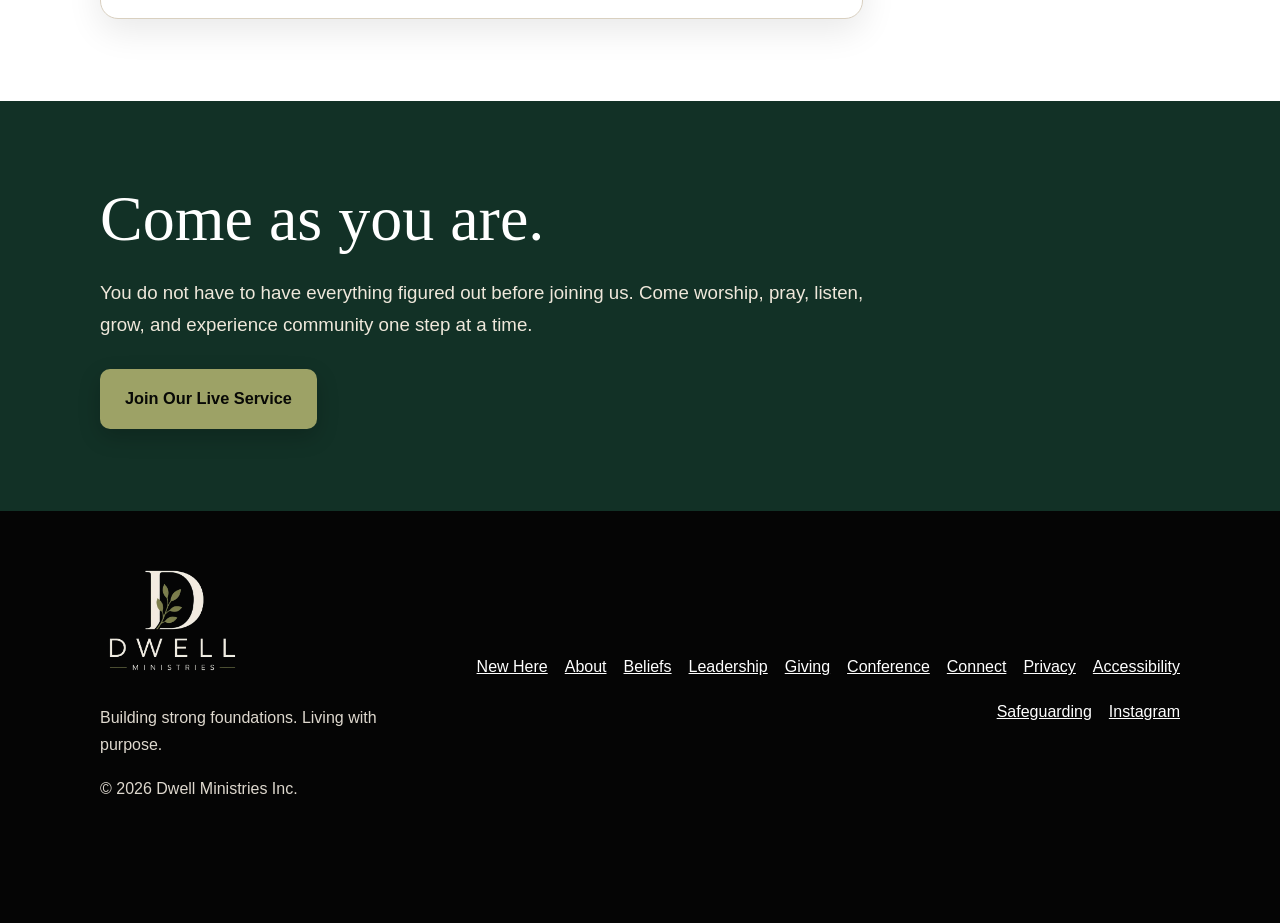
<file: connect.html>
<!doctype html><html lang="en"><head><meta charset="utf-8"><meta name="viewport" content="width=device-width,initial-scale=1"><meta name="theme-color" content="#050505"><meta name="robots" content="index,follow,max-image-preview:large,max-snippet:-1,max-video-preview:-1"><title>Connect & Prayer | Dwell Ministries</title><meta name="description" content="Connect with Dwell Ministries, join live Sunday worship or Tuesday prayer, submit a prayer request, and receive ministry updates."><link rel="stylesheet" href="assets/site.css">
  <link rel="canonical" href="https://dwellmin.online/connect.html">
  <link rel="icon" type="image/png" href="/assets/dwell-logo.png">
  <link rel="apple-touch-icon" href="/assets/dwell-logo.png">
  <link rel="manifest" href="/site.webmanifest">
  <meta property="og:type" content="website"><meta property="og:locale" content="en_US">
  <meta property="og:site_name" content="Dwell Ministries">
  <meta property="og:title" content="Connect &amp; Prayer | Dwell Ministries">
  <meta property="og:description" content="Connect with Dwell Ministries, join live Sunday worship or Tuesday prayer, submit a prayer request, and receive ministry updates.">
  <meta property="og:url" content="https://dwellmin.online/connect.html">
  <meta property="og:image" content="https://dwellmin.online/assets/dwell-logo.png">
  <meta property="og:image:alt" content="Dwell Ministries logo">
  <meta name="twitter:card" content="summary">
  <meta name="twitter:title" content="Connect &amp; Prayer | Dwell Ministries">
  <meta name="twitter:description" content="Connect with Dwell Ministries, join live Sunday worship or Tuesday prayer, submit a prayer request, and receive ministry updates.">
  <meta name="twitter:image" content="https://dwellmin.online/assets/dwell-logo.png">
<script type="application/ld+json">{"@context":"https://schema.org","@graph":[{"@type":"ContactPage","@id":"https://dwellmin.online/connect.html#webpage","url":"https://dwellmin.online/connect.html","name":"Connect & Prayer | Dwell Ministries","description":"Connect with Dwell Ministries, join live Sunday worship or Tuesday prayer, submit a prayer request, and receive ministry updates.","isPartOf":{"@id":"https://dwellmin.online/#website"},"about":{"@id":"https://dwellmin.online/#organization"},"inLanguage":"en-US","breadcrumb":{"@id":"https://dwellmin.online/connect.html#breadcrumb"}},{"@type":"BreadcrumbList","@id":"https://dwellmin.online/connect.html#breadcrumb","itemListElement":[{"@type":"ListItem","position":1,"name":"Dwell Ministries","item":"https://dwellmin.online/"},{"@type":"ListItem","position":2,"name":"Connect & Prayer","item":"https://dwellmin.online/connect.html"}]}]}</script></head><body>
<a class="skip" href="#main">Skip to main content</a><header><div class="nav"><a href="index.html" aria-label="Dwell Ministries homepage"><img src="assets/dwell-logo-transparent.webp" alt="Dwell Ministries" decoding="async"></a><button class="menu-toggle" type="button" aria-expanded="false" aria-controls="primary-navigation" aria-label="Open navigation menu"><span class="menu-toggle-icon" aria-hidden="true">☰</span><span class="menu-toggle-label">Menu</span></button><nav id="primary-navigation" class="links" aria-label="Primary navigation"><a href="new-here.html">New Here</a><a href="about.html">About</a><a href="beliefs.html">Beliefs</a><a href="leadership.html">Leadership</a><a href="giving.html">Giving</a><a href="conference.html">Conference</a><a href="connect.html">Connect</a><a class="button" href="https://us06web.zoom.us/j/82866141251" target="_blank" rel="noopener noreferrer">Join Live</a></nav></div></header>
<main id="main"><section class="page-hero"><div class="hero-inner"><p class="kicker">You belong here</p><h1>Connect with the Dwell family.</h1><p>Whether you are seeking prayer, looking for an online church community, interested in Conference 2027, or simply want to learn more, we would be honored to hear from you.</p></div></section>
<section><div class="inner grid-3"><article class="card"><h3>Join Live</h3><p>Sunday Worship at 11:30 AM Eastern and Tuesday Night Prayer at 7:30 PM Eastern.</p><div class="actions"><a class="button" href="https://us06web.zoom.us/j/82866141251" target="_blank" rel="noopener noreferrer">Open Zoom</a></div></article>
<article class="card"><h3>Request Prayer</h3><p>Send a prayer request directly to Dwell Ministries. Please avoid including sensitive medical, legal, or identifying information by email.</p><div class="actions"><a class="button button-dark" href="mailto:dwellministries2020@gmail.com?subject=Prayer%20Request">Email a Prayer Request</a></div></article>
<article class="card"><h3>Join WhatsApp</h3><p>Receive encouragement, ministry reminders, and community updates in the Dwell Family chat.</p><div class="actions"><a class="button" href="https://chat.whatsapp.com/B6J9RrEpY3I75FGgZMfeBc?mode=r_c" target="_blank" rel="noopener noreferrer">Join the Chat</a></div></article><article class="card"><h3>Follow on Instagram</h3><p>See ministry encouragement, announcements, conference updates, and moments from the Dwell family.</p><div class="actions"><a class="button button-copper" href="https://www.instagram.com/dwell_ministries2020/" target="_blank" rel="noopener noreferrer" aria-label="Follow Dwell Ministries on Instagram">Follow @dwell_ministries2020</a></div></article></div></section>
<section class="alt"><div class="inner grid-2"><div><p class="kicker">Contact</p><h2>We would love to hear from you.</h2><p class="lead"><strong>Email:</strong> <a href="mailto:dwellministries2020@gmail.com">dwellministries2020@gmail.com</a></p><p>For Conference 2027 hotel and event information, visit the conference page.</p><div class="actions"><a class="button button-copper" href="conference.html">Conference 2027</a></div></div><div class="notice"><strong>Privacy note:</strong> Email and WhatsApp are third-party communication services. Do not submit emergencies or highly sensitive information through the website. If someone is in immediate danger, contact local emergency services.</div></div></section>
<section class="alt" id="prayer-request"><div class="inner"><p class="kicker">Prayer & connection</p><h2>How can we pray for or connect with you?</h2><p class="lead">Share only what you are comfortable providing. Your name and contact information are optional unless you would like someone from Dwell Ministries to respond.</p><div class="form-layout"><form id="prayer-connection-form" class="ministry-form" method="post" action="https://script.google.com/macros/s/AKfycbwkLTatNPKdXZFggwjXEOTa4bpGCOCQtN-EdiT6LLWp8wTsfPKzcpun8xmQxKhdNK4/exec" novalidate><input type="hidden" id="form-started" name="form_started" value=""><div aria-hidden="true" style="position:absolute;left:-10000px;width:1px;height:1px;overflow:hidden"><label for="website-field">Leave this field blank</label><input id="website-field" name="website" type="text" tabindex="-1" autocomplete="off"></div><div class="form-grid"><div class="form-field"><label for="request-type">What can we help with? <span aria-hidden="true">*</span></label><select id="request-type" name="request_type" required><option value="">Choose one</option><option>First-Time Guest Feedback</option><option>Prayer Request</option><option>Connect with Dwell</option><option>Pastoral Care Request</option><option>Youth or Family Ministry</option><option>Join Ministry Updates</option><option>Conference Information</option><option>Accessibility Support</option><option>Other</option></select></div><div class="form-field"><label for="request-name">Name <span class="optional">(optional)</span></label><input id="request-name" name="name" type="text" autocomplete="name" maxlength="120"></div><div class="form-field"><label for="request-email">Email <span class="optional">(optional)</span></label><input id="request-email" name="email" type="email" autocomplete="email" inputmode="email" maxlength="160"></div><div class="form-field"><label for="request-phone">Phone <span class="optional">(optional)</span></label><input id="request-phone" name="phone" type="tel" autocomplete="tel" inputmode="tel" maxlength="40"></div><div class="form-field"><label for="preferred-contact">Would you like a response?</label><select id="preferred-contact" name="preferred_contact"><option>No response needed</option><option>Reply by email</option><option>Reply by phone</option><option>Reply by WhatsApp</option><option>Reply by email or phone</option></select></div><div class="form-field"><label for="sharing-permission">Prayer-sharing preference</label><select id="sharing-permission" name="sharing_permission"><option>Not applicable</option><option>May be shared with the Dwell prayer team</option><option>Leadership only - please do not share with the prayer team</option></select></div><fieldset id="guest-feedback-fields" class="guest-feedback-fields" hidden><legend>Tell us about your first visit</legend><p class="field-help">Every question in this section is optional. You may share feedback without requesting follow-up.</p><div class="guest-feedback-grid"><div class="form-field"><label for="experience-rating">How would you describe your experience?</label><select id="experience-rating" name="experience_rating"><option value="">Prefer not to answer</option><option>Excellent</option><option>Very good</option><option>Good</option><option>Fair</option><option>Needs improvement</option></select></div><div class="form-field"><label for="guest-next-step">How may we support you?</label><select id="guest-next-step" name="guest_next_step"><option value="">No follow-up requested</option><option>Send me future service information</option><option>Help me join WhatsApp</option><option>I would like prayer</option><option>I would like to speak with a ministry leader</option><option>I would like to learn more about Dwell</option><option>I am only providing feedback</option></select></div><div class="form-field form-field-full"><label for="experience-highlight">What did you enjoy most? <span class="optional">(optional)</span></label><textarea id="experience-highlight" name="experience_highlight" rows="3" maxlength="1500"></textarea></div><div class="form-field form-field-full"><label for="experience-confusion">Was anything unclear or difficult? <span class="optional">(optional)</span></label><textarea id="experience-confusion" name="experience_confusion" rows="3" maxlength="1500"></textarea></div><div class="form-field form-field-full"><label for="guest-comments">Anything else you would like us to know? <span class="optional">(optional)</span></label><textarea id="guest-comments" name="guest_comments" rows="3" maxlength="1500"></textarea></div></div></fieldset><div class="form-field form-field-full"><label for="request-message">Your message or prayer request <span aria-hidden="true">*</span></label><textarea id="request-message" name="message" rows="7" maxlength="5000" required aria-describedby="message-help"></textarea><p id="message-help" class="field-help">Please do not include financial account numbers, passwords, identification numbers, or other information that is not needed for ministry care.</p></div><div class="form-field form-field-full consent-field"><input id="request-consent" name="consent" type="checkbox" required><label for="request-consent">I understand this form securely sends my information to Dwell Ministries and is not monitored as an emergency service. <span aria-hidden="true">*</span></label></div></div><div class="actions"><button class="button button-dark" type="submit">Send My Request</button><a class="button button-copper" href="mailto:dwellministries2020@gmail.com?subject=Prayer%20or%20Connection%20Request">Email Dwell Directly</a></div><p id="form-status" class="form-status" role="status" aria-live="polite"></p><p class="field-help">Submissions are emailed to Dwell Ministries and recorded in a private follow-up spreadsheet accessible only to authorized ministry leaders. Please do not use this form for emergencies.</p></form><aside class="form-care"><h3>Need immediate help?</h3><p>This form is not an emergency or crisis service. If someone is in immediate danger, call 911.</p><p>For concerns involving abuse, neglect, exploitation, or unsafe ministry conduct, review our safeguarding information and contact the appropriate authorities without waiting for an email response.</p><a class="button" href="safeguarding.html">Safeguarding & Care</a><hr><h3>Prefer to remain anonymous?</h3><p>You may leave your name, email, and phone blank. We can pray for you, but we will not be able to provide a personal response.</p></aside></div></div></section>
<section class="dark"><div class="inner"><h2>Come as you are.</h2><p class="lead">You do not have to have everything figured out before joining us. Come worship, pray, listen, grow, and experience community one step at a time.</p><div class="actions"><a class="button" href="https://us06web.zoom.us/j/82866141251" target="_blank" rel="noopener noreferrer">Join Our Live Service</a></div></div></section></main>
<footer><div class="footer"><div><img src="assets/dwell-logo-transparent.webp" alt="Dwell Ministries" decoding="async"><p>Building strong foundations. Living with purpose.</p><p>© 2026 Dwell Ministries Inc.</p></div><nav class="footer-links" aria-label="Footer navigation"><a href="new-here.html">New Here</a><a href="about.html">About</a><a href="beliefs.html">Beliefs</a><a href="leadership.html">Leadership</a><a href="giving.html">Giving</a><a href="conference.html">Conference</a><a href="connect.html">Connect</a><a href="privacy.html">Privacy</a><a href="accessibility.html">Accessibility</a><a href="safeguarding.html">Safeguarding</a><a href="https://www.instagram.com/dwell_ministries2020/" target="_blank" rel="noopener noreferrer">Instagram</a></nav></div></footer>
<div class="mobile-join"><a class="button" href="https://us06web.zoom.us/j/82866141251" target="_blank" rel="noopener noreferrer">Join Live Service</a></div><script src="assets/site.js?v=20261118-ga"></script><script src="assets/contact-form.js"></script></body></html>
</file>
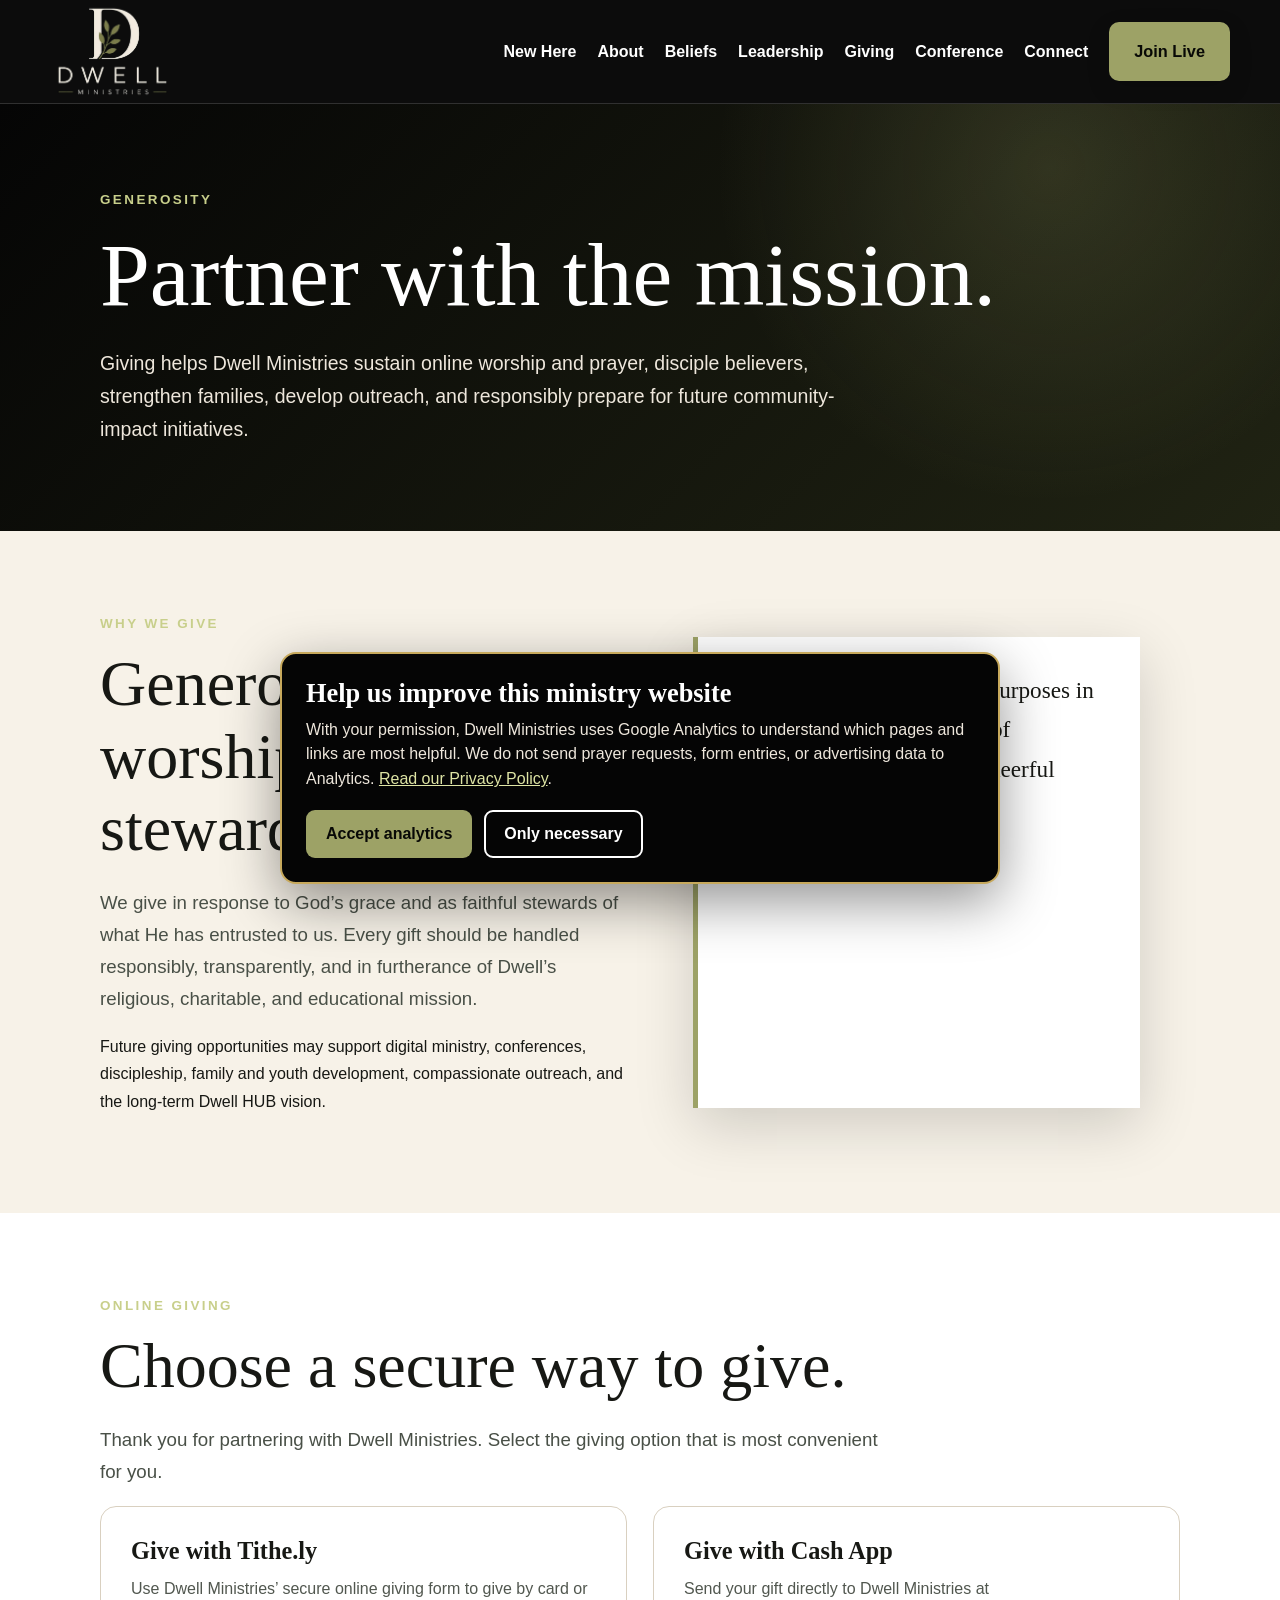
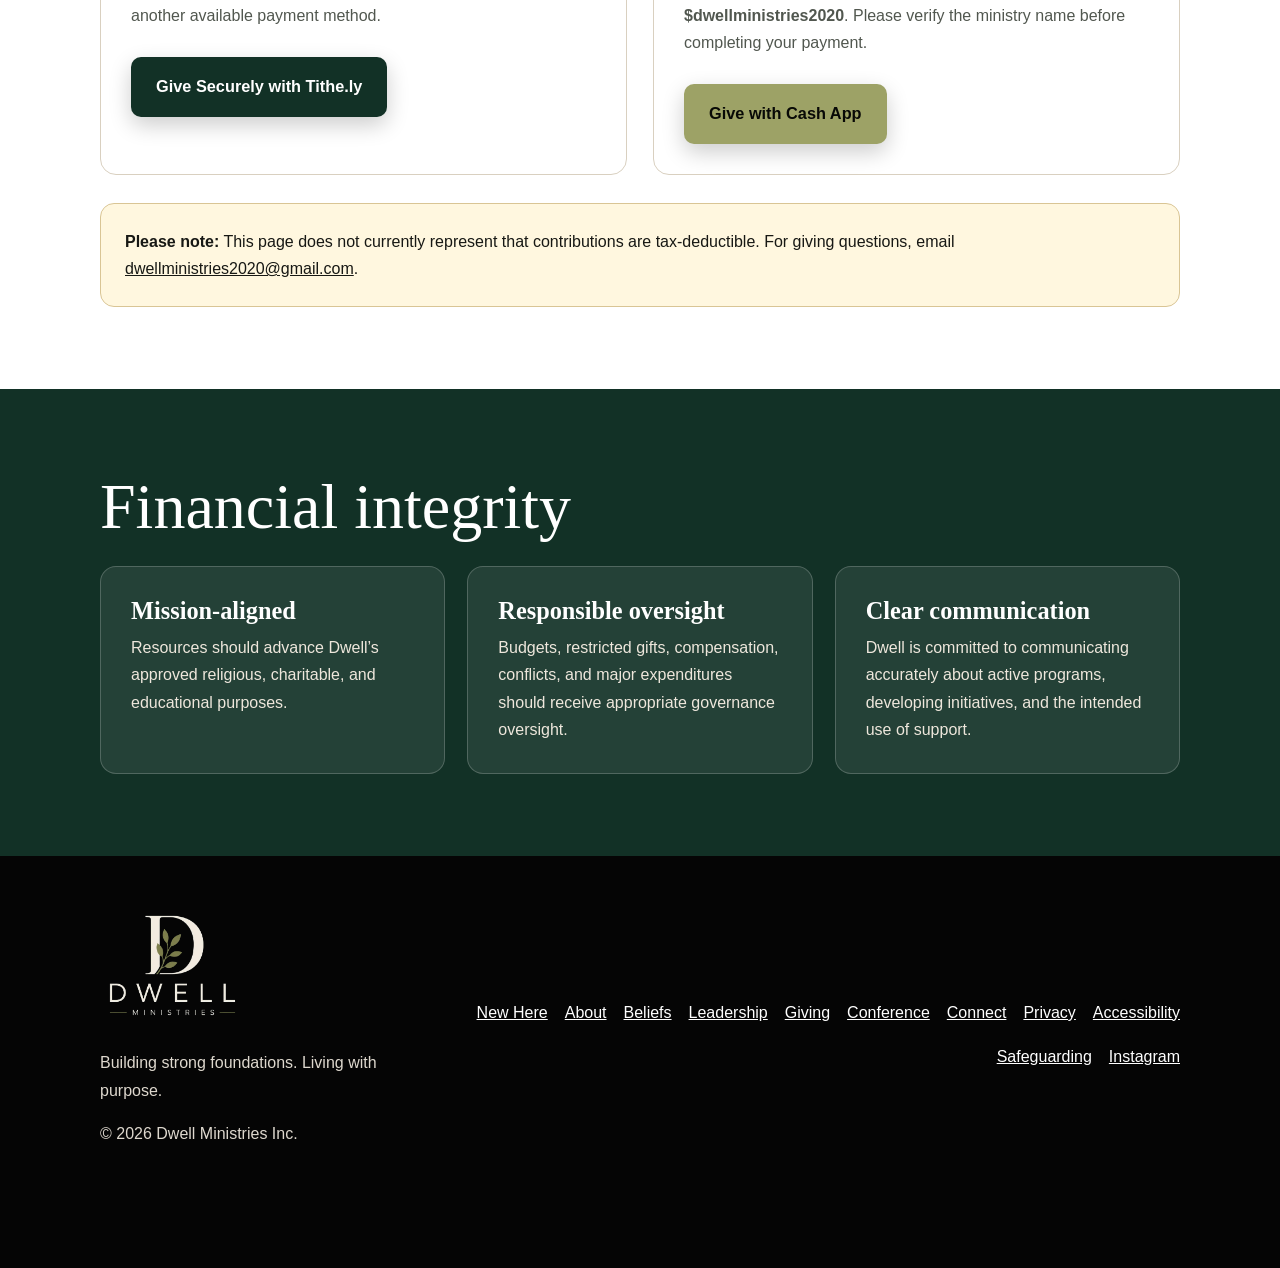
<file: giving.html>
<!doctype html><html lang="en"><head><meta charset="utf-8"><meta name="viewport" content="width=device-width,initial-scale=1"><meta name="theme-color" content="#050505"><meta name="robots" content="index,follow,max-image-preview:large,max-snippet:-1,max-video-preview:-1"><title>Giving | Dwell Ministries</title><meta name="description" content="Support Dwell Ministries’ online worship, prayer, discipleship, family ministry, outreach, and developing community-impact vision."><link rel="stylesheet" href="assets/site.css">
  <link rel="canonical" href="https://dwellmin.online/giving.html">
  <link rel="icon" type="image/png" href="/assets/dwell-logo.png">
  <link rel="apple-touch-icon" href="/assets/dwell-logo.png">
  <link rel="manifest" href="/site.webmanifest">
  <meta property="og:type" content="website"><meta property="og:locale" content="en_US">
  <meta property="og:site_name" content="Dwell Ministries">
  <meta property="og:title" content="Giving | Dwell Ministries">
  <meta property="og:description" content="Support Dwell Ministries’ online worship, prayer, discipleship, family ministry, outreach, and developing community-impact vision.">
  <meta property="og:url" content="https://dwellmin.online/giving.html">
  <meta property="og:image" content="https://dwellmin.online/assets/dwell-logo.png">
  <meta property="og:image:alt" content="Dwell Ministries logo">
  <meta name="twitter:card" content="summary">
  <meta name="twitter:title" content="Giving | Dwell Ministries">
  <meta name="twitter:description" content="Support Dwell Ministries’ online worship, prayer, discipleship, family ministry, outreach, and developing community-impact vision.">
  <meta name="twitter:image" content="https://dwellmin.online/assets/dwell-logo.png">
<script type="application/ld+json">{"@context":"https://schema.org","@graph":[{"@type":"WebPage","@id":"https://dwellmin.online/giving.html#webpage","url":"https://dwellmin.online/giving.html","name":"Giving | Dwell Ministries","description":"Support Dwell Ministries’ online worship, prayer, discipleship, family ministry, outreach, and developing community-impact vision.","isPartOf":{"@id":"https://dwellmin.online/#website"},"about":{"@id":"https://dwellmin.online/#organization"},"inLanguage":"en-US","breadcrumb":{"@id":"https://dwellmin.online/giving.html#breadcrumb"}},{"@type":"BreadcrumbList","@id":"https://dwellmin.online/giving.html#breadcrumb","itemListElement":[{"@type":"ListItem","position":1,"name":"Dwell Ministries","item":"https://dwellmin.online/"},{"@type":"ListItem","position":2,"name":"Giving","item":"https://dwellmin.online/giving.html"}]}]}</script></head><body>
<a class="skip" href="#main">Skip to main content</a><header><div class="nav"><a href="index.html" aria-label="Dwell Ministries homepage"><img src="assets/dwell-logo-transparent.webp" alt="Dwell Ministries" decoding="async"></a><button class="menu-toggle" type="button" aria-expanded="false" aria-controls="primary-navigation" aria-label="Open navigation menu"><span class="menu-toggle-icon" aria-hidden="true">☰</span><span class="menu-toggle-label">Menu</span></button><nav id="primary-navigation" class="links" aria-label="Primary navigation"><a href="new-here.html">New Here</a><a href="about.html">About</a><a href="beliefs.html">Beliefs</a><a href="leadership.html">Leadership</a><a href="giving.html">Giving</a><a href="conference.html">Conference</a><a href="connect.html">Connect</a><a class="button" href="https://us06web.zoom.us/j/82866141251" target="_blank" rel="noopener noreferrer">Join Live</a></nav></div></header>
<main id="main"><section class="page-hero"><div class="hero-inner"><p class="kicker">Generosity</p><h1>Partner with the mission.</h1><p>Giving helps Dwell Ministries sustain online worship and prayer, disciple believers, strengthen families, develop outreach, and responsibly prepare for future community-impact initiatives.</p></div></section>
<section><div class="inner grid-2"><div><p class="kicker">Why we give</p><h2>Generosity is worship and stewardship.</h2><p class="lead">We give in response to God’s grace and as faithful stewards of what He has entrusted to us. Every gift should be handled responsibly, transparently, and in furtherance of Dwell’s religious, charitable, and educational mission.</p><p>Future giving opportunities may support digital ministry, conferences, discipleship, family and youth development, compassionate outreach, and the long-term Dwell HUB vision.</p></div><blockquote class="quote">“So let each one give as he purposes in his heart, not grudgingly or of necessity; for God loves a cheerful giver.”<cite>2 Corinthians 9:7 NKJV</cite></blockquote></div></section>
<section class="alt"><div class="inner"><p class="kicker">Online giving</p><h2>Choose a secure way to give.</h2><p class="lead">Thank you for partnering with Dwell Ministries. Select the giving option that is most convenient for you.</p><div class="grid-2"><article class="card"><h3>Give with Tithe.ly</h3><p>Use Dwell Ministries’ secure online giving form to give by card or another available payment method.</p><div class="actions"><a class="button button-dark" href="https://give.tithe.ly/?formId=f0210f6c-16fb-4614-bc36-c85dfb2b1bb7" target="_blank" rel="noopener noreferrer" aria-label="Give securely to Dwell Ministries with Tithe.ly">Give Securely with Tithe.ly</a></div></article><article class="card"><h3>Give with Cash App</h3><p>Send your gift directly to Dwell Ministries at <strong>$dwellministries2020</strong>. Please verify the ministry name before completing your payment.</p><div class="actions"><a class="button" href="https://cash.app/$dwellministries2020" target="_blank" rel="noopener noreferrer" aria-label="Give to Dwell Ministries with Cash App">Give with Cash App</a></div></article></div><div class="notice" style="margin-top:28px"><strong>Please note:</strong> This page does not currently represent that contributions are tax-deductible. For giving questions, email <a href="mailto:dwellministries2020@gmail.com?subject=Giving%20to%20Dwell%20Ministries">dwellministries2020@gmail.com</a>.</div></div></section>
<section class="dark"><div class="inner"><h2>Financial integrity</h2><div class="grid-3"><article class="card"><h3>Mission-aligned</h3><p>Resources should advance Dwell’s approved religious, charitable, and educational purposes.</p></article><article class="card"><h3>Responsible oversight</h3><p>Budgets, restricted gifts, compensation, conflicts, and major expenditures should receive appropriate governance oversight.</p></article><article class="card"><h3>Clear communication</h3><p>Dwell is committed to communicating accurately about active programs, developing initiatives, and the intended use of support.</p></article></div></div></section></main>
<footer><div class="footer"><div><img src="assets/dwell-logo-transparent.webp" alt="Dwell Ministries" decoding="async"><p>Building strong foundations. Living with purpose.</p><p>© 2026 Dwell Ministries Inc.</p></div><nav class="footer-links" aria-label="Footer navigation"><a href="new-here.html">New Here</a><a href="about.html">About</a><a href="beliefs.html">Beliefs</a><a href="leadership.html">Leadership</a><a href="giving.html">Giving</a><a href="conference.html">Conference</a><a href="connect.html">Connect</a><a href="privacy.html">Privacy</a><a href="accessibility.html">Accessibility</a><a href="safeguarding.html">Safeguarding</a><a href="https://www.instagram.com/dwell_ministries2020/" target="_blank" rel="noopener noreferrer">Instagram</a></nav></div></footer>
<div class="mobile-join"><a class="button" href="https://us06web.zoom.us/j/82866141251" target="_blank" rel="noopener noreferrer">Join Live Service</a></div><script src="assets/site.js?v=20261118-ga"></script></body></html>
</file>
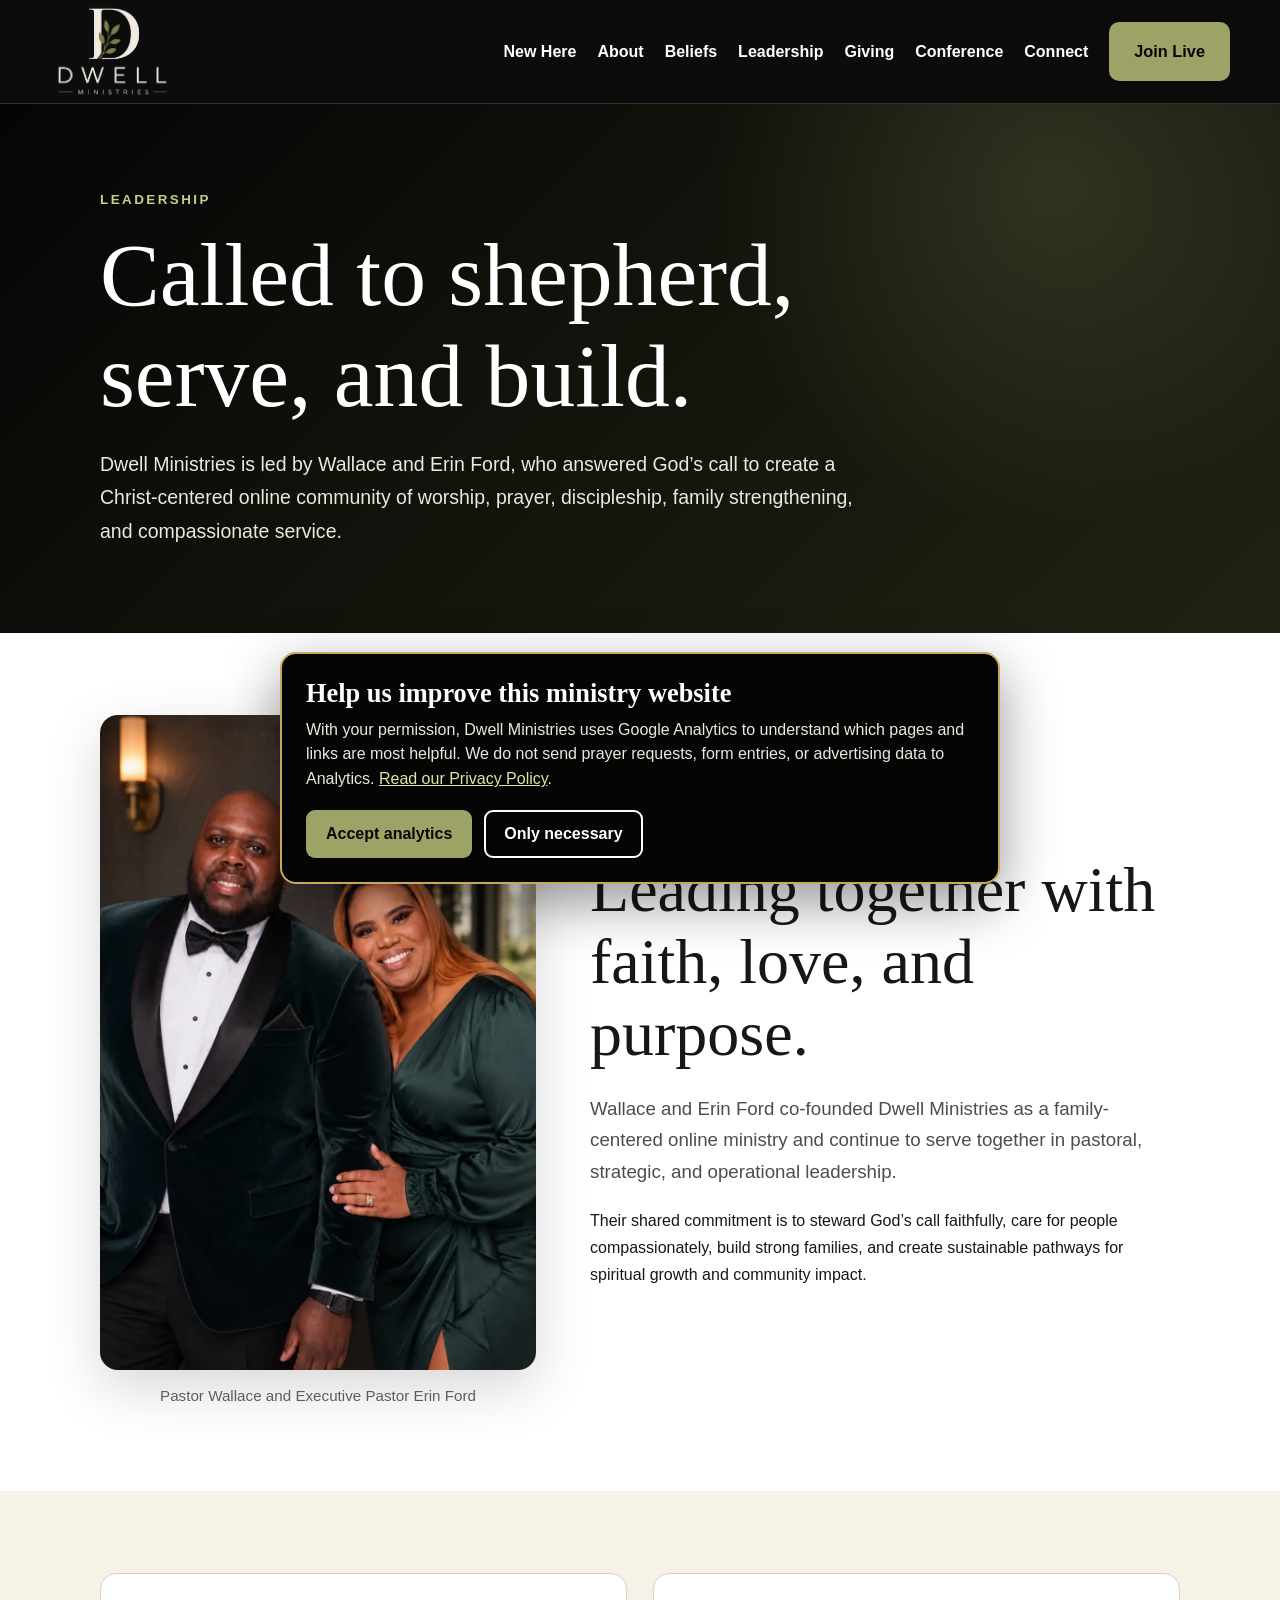
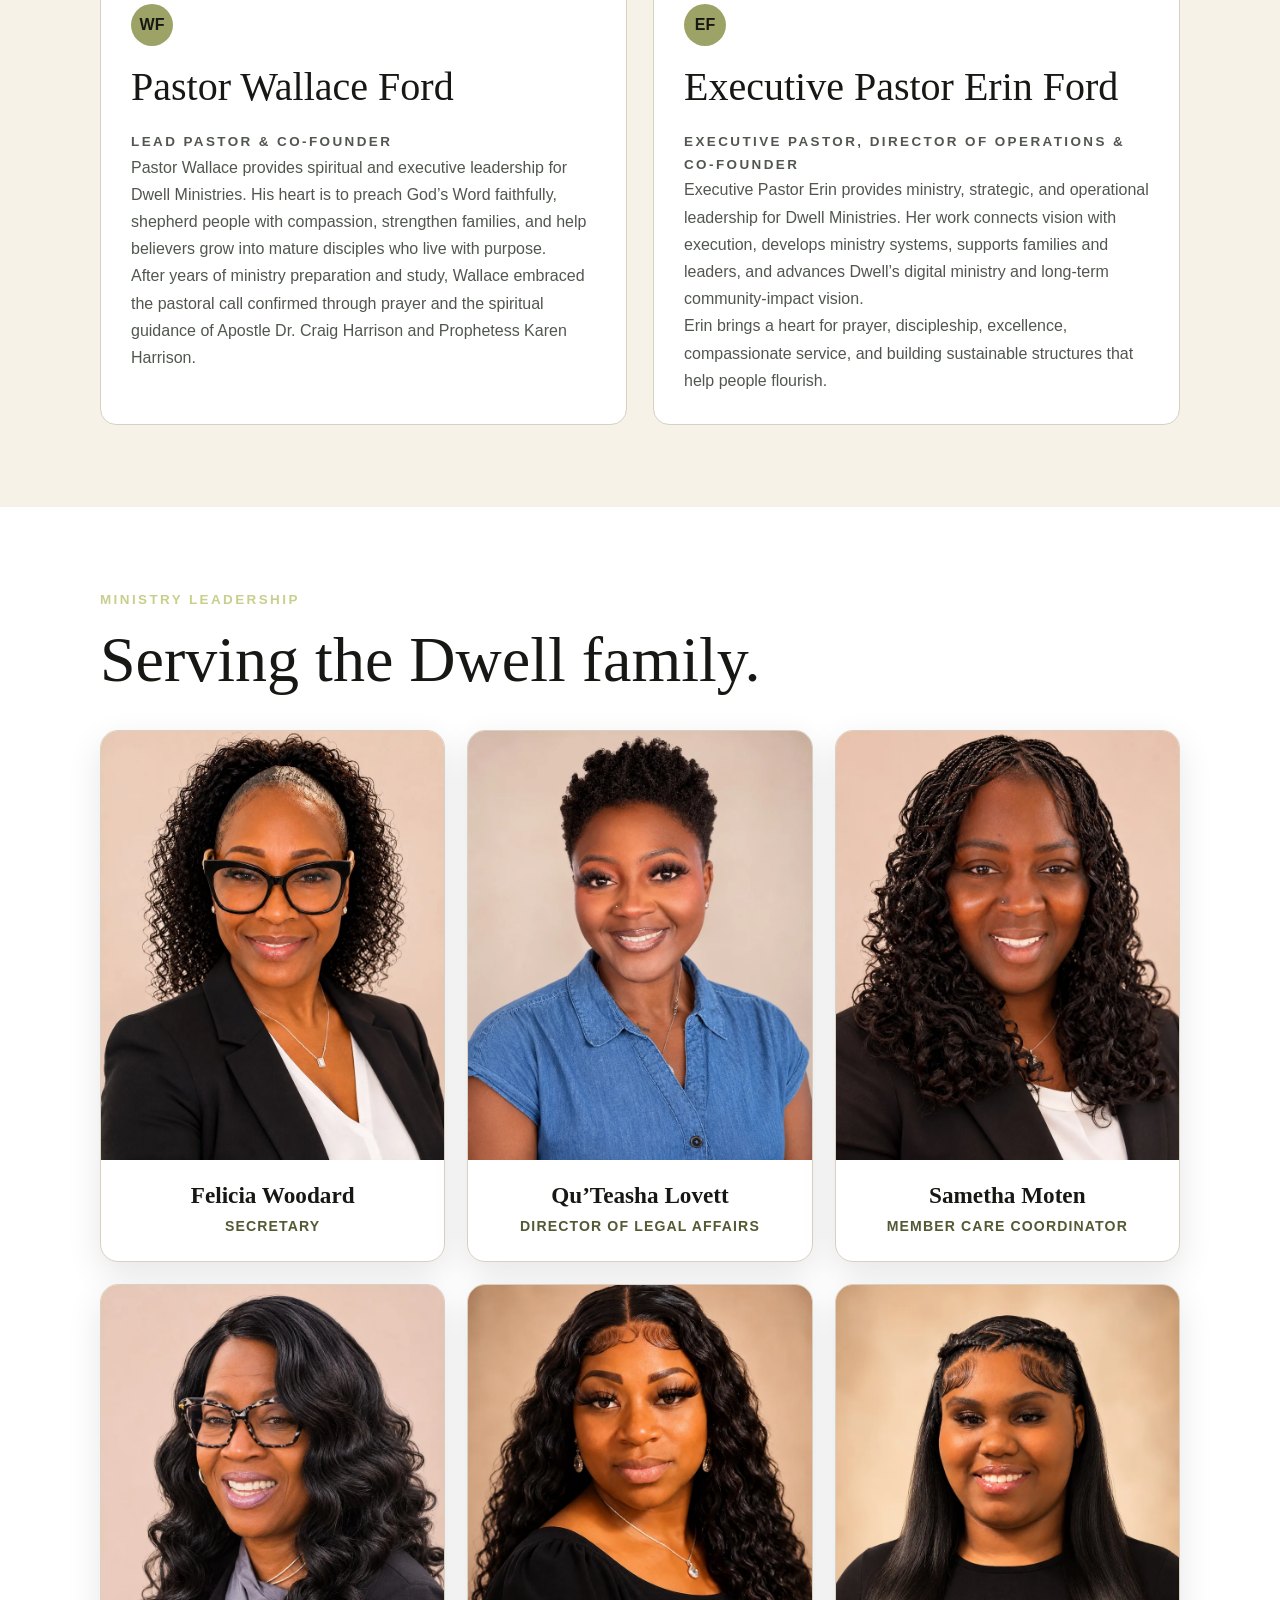
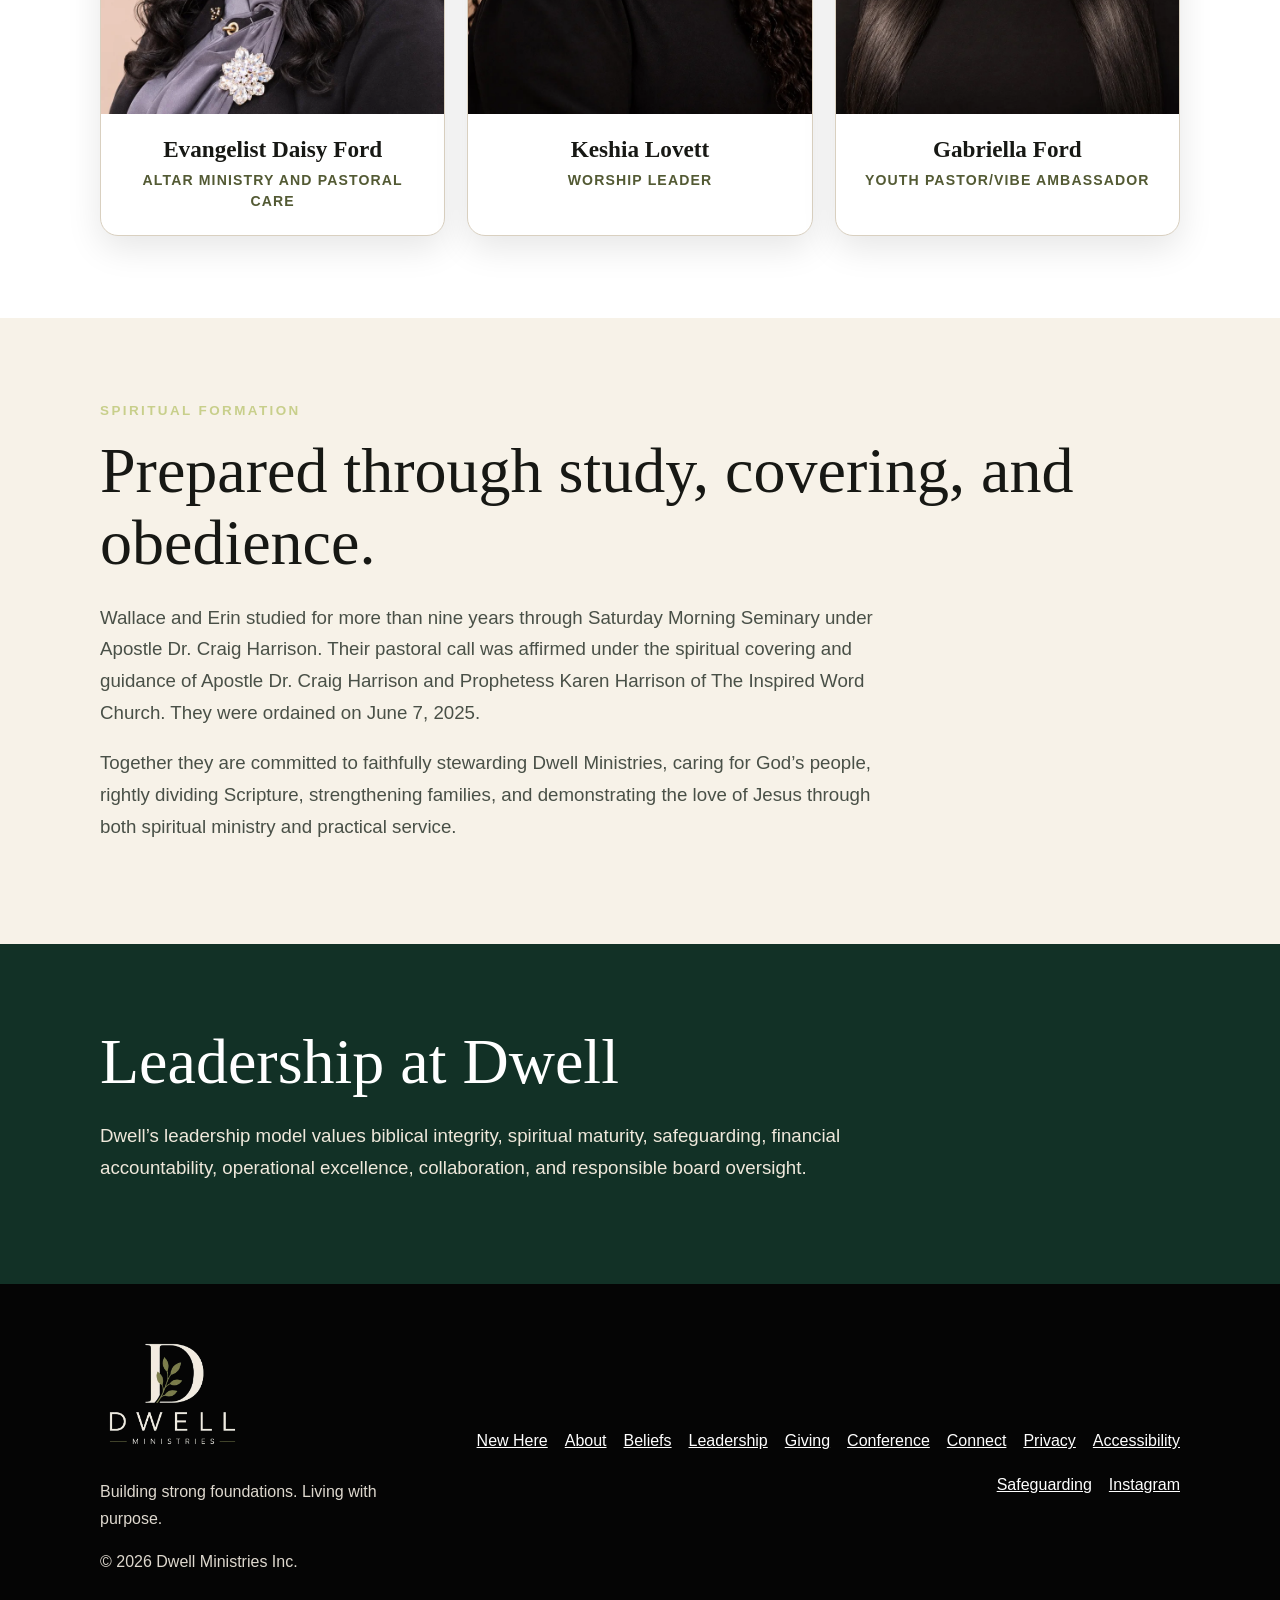
<file: leadership.html>
<!doctype html><html lang="en"><head><meta charset="utf-8"><meta name="viewport" content="width=device-width,initial-scale=1"><meta name="theme-color" content="#050505"><meta name="robots" content="index,follow,max-image-preview:large,max-snippet:-1,max-video-preview:-1"><title>Leadership Team | Dwell Ministries</title><meta name="description" content="Meet Pastor Wallace Ford, Executive Pastor Erin Ford, and the ministry leadership team serving the online Dwell Ministries community."><link rel="stylesheet" href="assets/site.css">
  <link rel="canonical" href="https://dwellmin.online/leadership.html">
  <link rel="icon" type="image/png" href="/assets/dwell-logo.png">
  <link rel="apple-touch-icon" href="/assets/dwell-logo.png">
  <link rel="manifest" href="/site.webmanifest">
  <meta property="og:type" content="website"><meta property="og:locale" content="en_US">
  <meta property="og:site_name" content="Dwell Ministries">
  <meta property="og:title" content="Leadership Team | Dwell Ministries">
  <meta property="og:description" content="Meet Pastor Wallace Ford, Executive Pastor Erin Ford, and the ministry leadership team serving the online Dwell Ministries community.">
  <meta property="og:url" content="https://dwellmin.online/leadership.html">
  <meta property="og:image" content="https://dwellmin.online/assets/dwell-logo.png">
  <meta property="og:image:alt" content="Dwell Ministries logo">
  <meta name="twitter:card" content="summary">
  <meta name="twitter:title" content="Leadership Team | Dwell Ministries">
  <meta name="twitter:description" content="Meet Pastor Wallace Ford, Executive Pastor Erin Ford, and the ministry leadership team serving the online Dwell Ministries community.">
  <meta name="twitter:image" content="https://dwellmin.online/assets/dwell-logo.png">
<script type="application/ld+json">{"@context":"https://schema.org","@graph":[{"@type":"AboutPage","@id":"https://dwellmin.online/leadership.html#webpage","url":"https://dwellmin.online/leadership.html","name":"Leadership Team | Dwell Ministries","description":"Meet Pastor Wallace Ford, Executive Pastor Erin Ford, and the ministry leadership team serving the online Dwell Ministries community.","isPartOf":{"@id":"https://dwellmin.online/#website"},"about":{"@id":"https://dwellmin.online/#organization"},"inLanguage":"en-US","breadcrumb":{"@id":"https://dwellmin.online/leadership.html#breadcrumb"}},{"@type":"BreadcrumbList","@id":"https://dwellmin.online/leadership.html#breadcrumb","itemListElement":[{"@type":"ListItem","position":1,"name":"Dwell Ministries","item":"https://dwellmin.online/"},{"@type":"ListItem","position":2,"name":"Leadership","item":"https://dwellmin.online/leadership.html"}]},{"@type":"ItemList","name":"Dwell Ministries Leadership Team","itemListElement":[{"@type":"ListItem","position":1,"item":{"@type":"Person","name":"Wallace Ford","jobTitle":"Lead Pastor & Co-Founder","affiliation":{"@id":"https://dwellmin.online/#organization"}}},{"@type":"ListItem","position":2,"item":{"@type":"Person","name":"Erin Ford","jobTitle":"Executive Pastor, Director of Operations & Co-Founder","affiliation":{"@id":"https://dwellmin.online/#organization"}}},{"@type":"ListItem","position":3,"item":{"@type":"Person","name":"Felicia Woodard","jobTitle":"Secretary","affiliation":{"@id":"https://dwellmin.online/#organization"}}},{"@type":"ListItem","position":4,"item":{"@type":"Person","name":"Qu’Teasha Lovett","jobTitle":"Director of Legal Affairs","affiliation":{"@id":"https://dwellmin.online/#organization"}}},{"@type":"ListItem","position":5,"item":{"@type":"Person","name":"Sametha Moten","jobTitle":"Member Care Coordinator","affiliation":{"@id":"https://dwellmin.online/#organization"}}},{"@type":"ListItem","position":6,"item":{"@type":"Person","name":"Daisy Ford","jobTitle":"Altar Ministry and Pastoral Care","affiliation":{"@id":"https://dwellmin.online/#organization"}}},{"@type":"ListItem","position":7,"item":{"@type":"Person","name":"Keshia Lovett","jobTitle":"Worship Leader","affiliation":{"@id":"https://dwellmin.online/#organization"}}},{"@type":"ListItem","position":8,"item":{"@type":"Person","name":"Gabriella Ford","jobTitle":"Youth Pastor/Vibe Ambassador","affiliation":{"@id":"https://dwellmin.online/#organization"}}}]}]}</script></head><body>
<a class="skip" href="#main">Skip to main content</a><header><div class="nav"><a href="index.html" aria-label="Dwell Ministries homepage"><img src="assets/dwell-logo-transparent.webp" alt="Dwell Ministries" decoding="async"></a><button class="menu-toggle" type="button" aria-expanded="false" aria-controls="primary-navigation" aria-label="Open navigation menu"><span class="menu-toggle-icon" aria-hidden="true">☰</span><span class="menu-toggle-label">Menu</span></button><nav id="primary-navigation" class="links" aria-label="Primary navigation"><a href="new-here.html">New Here</a><a href="about.html">About</a><a href="beliefs.html">Beliefs</a><a href="leadership.html">Leadership</a><a href="giving.html">Giving</a><a href="conference.html">Conference</a><a href="connect.html">Connect</a><a class="button" href="https://us06web.zoom.us/j/82866141251" target="_blank" rel="noopener noreferrer">Join Live</a></nav></div></header>
<main id="main"><section class="page-hero"><div class="hero-inner"><p class="kicker">Leadership</p><h1>Called to shepherd, serve, and build.</h1><p>Dwell Ministries is led by Wallace and Erin Ford, who answered God’s call to create a Christ-centered online community of worship, prayer, discipleship, family strengthening, and compassionate service.</p></div></section>
<section class="alt"><div class="inner leadership-feature"><div><img class="feature-photo" src="assets/wallace-erin-leadership.webp" alt="Pastor Wallace Ford and Executive Pastor Erin Ford, co-founders of Dwell Ministries" loading="lazy" decoding="async"><p class="photo-caption">Pastor Wallace and Executive Pastor Erin Ford</p></div><div><p class="kicker">Meet our pastors</p><h2>Leading together with faith, love, and purpose.</h2><p class="lead">Wallace and Erin Ford co-founded Dwell Ministries as a family-centered online ministry and continue to serve together in pastoral, strategic, and operational leadership.</p><p>Their shared commitment is to steward God’s call faithfully, care for people compassionately, build strong families, and create sustainable pathways for spiritual growth and community impact.</p></div></div></section>
<section><div class="inner grid-2"><article class="card"><div class="number" aria-hidden="true">WF</div><h2 style="font-size:2.5rem">Pastor Wallace Ford</h2><p class="kicker">Lead Pastor & Co-Founder</p><p>Pastor Wallace provides spiritual and executive leadership for Dwell Ministries. His heart is to preach God’s Word faithfully, shepherd people with compassion, strengthen families, and help believers grow into mature disciples who live with purpose.</p><p>After years of ministry preparation and study, Wallace embraced the pastoral call confirmed through prayer and the spiritual guidance of Apostle Dr. Craig Harrison and Prophetess Karen Harrison.</p></article>
<article class="card"><div class="number" aria-hidden="true">EF</div><h2 style="font-size:2.5rem">Executive Pastor Erin Ford</h2><p class="kicker">Executive Pastor, Director of Operations & Co-Founder</p><p>Executive Pastor Erin provides ministry, strategic, and operational leadership for Dwell Ministries. Her work connects vision with execution, develops ministry systems, supports families and leaders, and advances Dwell’s digital ministry and long-term community-impact vision.</p><p>Erin brings a heart for prayer, discipleship, excellence, compassionate service, and building sustainable structures that help people flourish.</p></article></div></section>
<section class="alt"><div class="inner"><p class="kicker">Ministry leadership</p><h2>Serving the Dwell family.</h2><div class="leadership-grid">
<article class="leader-card"><img src="assets/felicia-woodard.webp" alt="Felicia Woodard" loading="lazy" decoding="async"><div class="leader-info"><h3>Felicia Woodard</h3><p class="leader-role">Secretary</p></div></article>
<article class="leader-card"><img src="assets/quotesha-lovett.webp" alt="Qu’Teasha Lovett" loading="lazy" decoding="async"><div class="leader-info"><h3>Qu’Teasha Lovett</h3><p class="leader-role">Director of Legal Affairs</p></div></article>
<article class="leader-card"><img src="assets/sametha-moten.webp" alt="Sametha Moten" loading="lazy" decoding="async"><div class="leader-info"><h3>Sametha Moten</h3><p class="leader-role">Member Care Coordinator</p></div></article>
<article class="leader-card"><img src="assets/daisy-ford.webp" alt="Evangelist Daisy Ford" loading="lazy" decoding="async"><div class="leader-info"><h3>Evangelist Daisy Ford</h3><p class="leader-role">Altar Ministry and Pastoral Care</p></div></article>
<article class="leader-card"><img src="assets/keshia-lovett.webp" alt="Keshia Lovett" loading="lazy" decoding="async"><div class="leader-info"><h3>Keshia Lovett</h3><p class="leader-role">Worship Leader</p></div></article>
<article class="leader-card"><img src="assets/gabriella-ford.webp" alt="Gabriella Ford" loading="lazy" decoding="async"><div class="leader-info"><h3>Gabriella Ford</h3><p class="leader-role">Youth Pastor/Vibe Ambassador</p></div></article>
</div></div></section>
<section><div class="inner"><p class="kicker">Spiritual formation</p><h2>Prepared through study, covering, and obedience.</h2><p class="lead">Wallace and Erin studied for more than nine years through Saturday Morning Seminary under Apostle Dr. Craig Harrison. Their pastoral call was affirmed under the spiritual covering and guidance of Apostle Dr. Craig Harrison and Prophetess Karen Harrison of The Inspired Word Church. They were ordained on June 7, 2025.</p><p class="lead">Together they are committed to faithfully stewarding Dwell Ministries, caring for God’s people, rightly dividing Scripture, strengthening families, and demonstrating the love of Jesus through both spiritual ministry and practical service.</p></div></section>
<section class="dark"><div class="inner"><h2>Leadership at Dwell</h2><p class="lead">Dwell’s leadership model values biblical integrity, spiritual maturity, safeguarding, financial accountability, operational excellence, collaboration, and responsible board oversight.</p></div></section></main>
<footer><div class="footer"><div><img src="assets/dwell-logo-transparent.webp" alt="Dwell Ministries" decoding="async"><p>Building strong foundations. Living with purpose.</p><p>© 2026 Dwell Ministries Inc.</p></div><nav class="footer-links" aria-label="Footer navigation"><a href="new-here.html">New Here</a><a href="about.html">About</a><a href="beliefs.html">Beliefs</a><a href="leadership.html">Leadership</a><a href="giving.html">Giving</a><a href="conference.html">Conference</a><a href="connect.html">Connect</a><a href="privacy.html">Privacy</a><a href="accessibility.html">Accessibility</a><a href="safeguarding.html">Safeguarding</a><a href="https://www.instagram.com/dwell_ministries2020/" target="_blank" rel="noopener noreferrer">Instagram</a></nav></div></footer>
<div class="mobile-join"><a class="button" href="https://us06web.zoom.us/j/82866141251" target="_blank" rel="noopener noreferrer">Join Live Service</a></div><script src="assets/site.js?v=20261118-ga"></script></body></html>
</file>
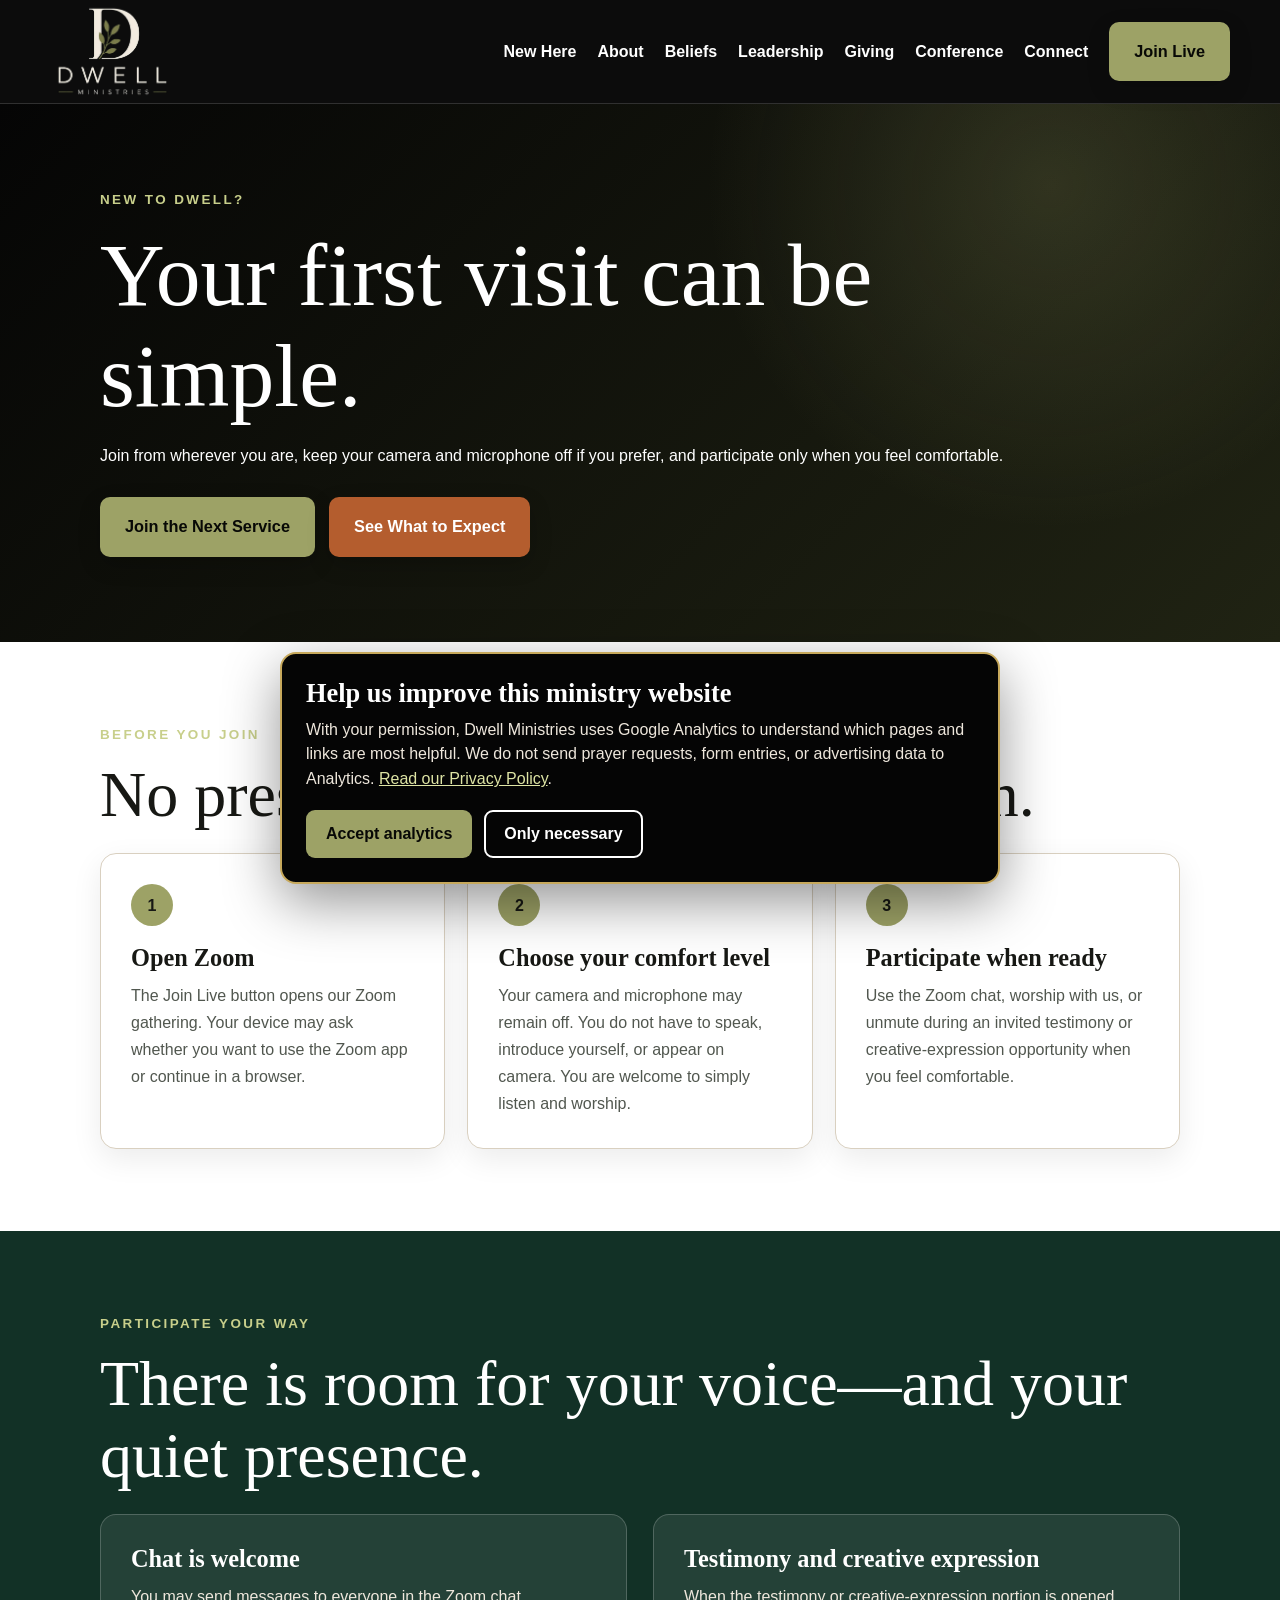
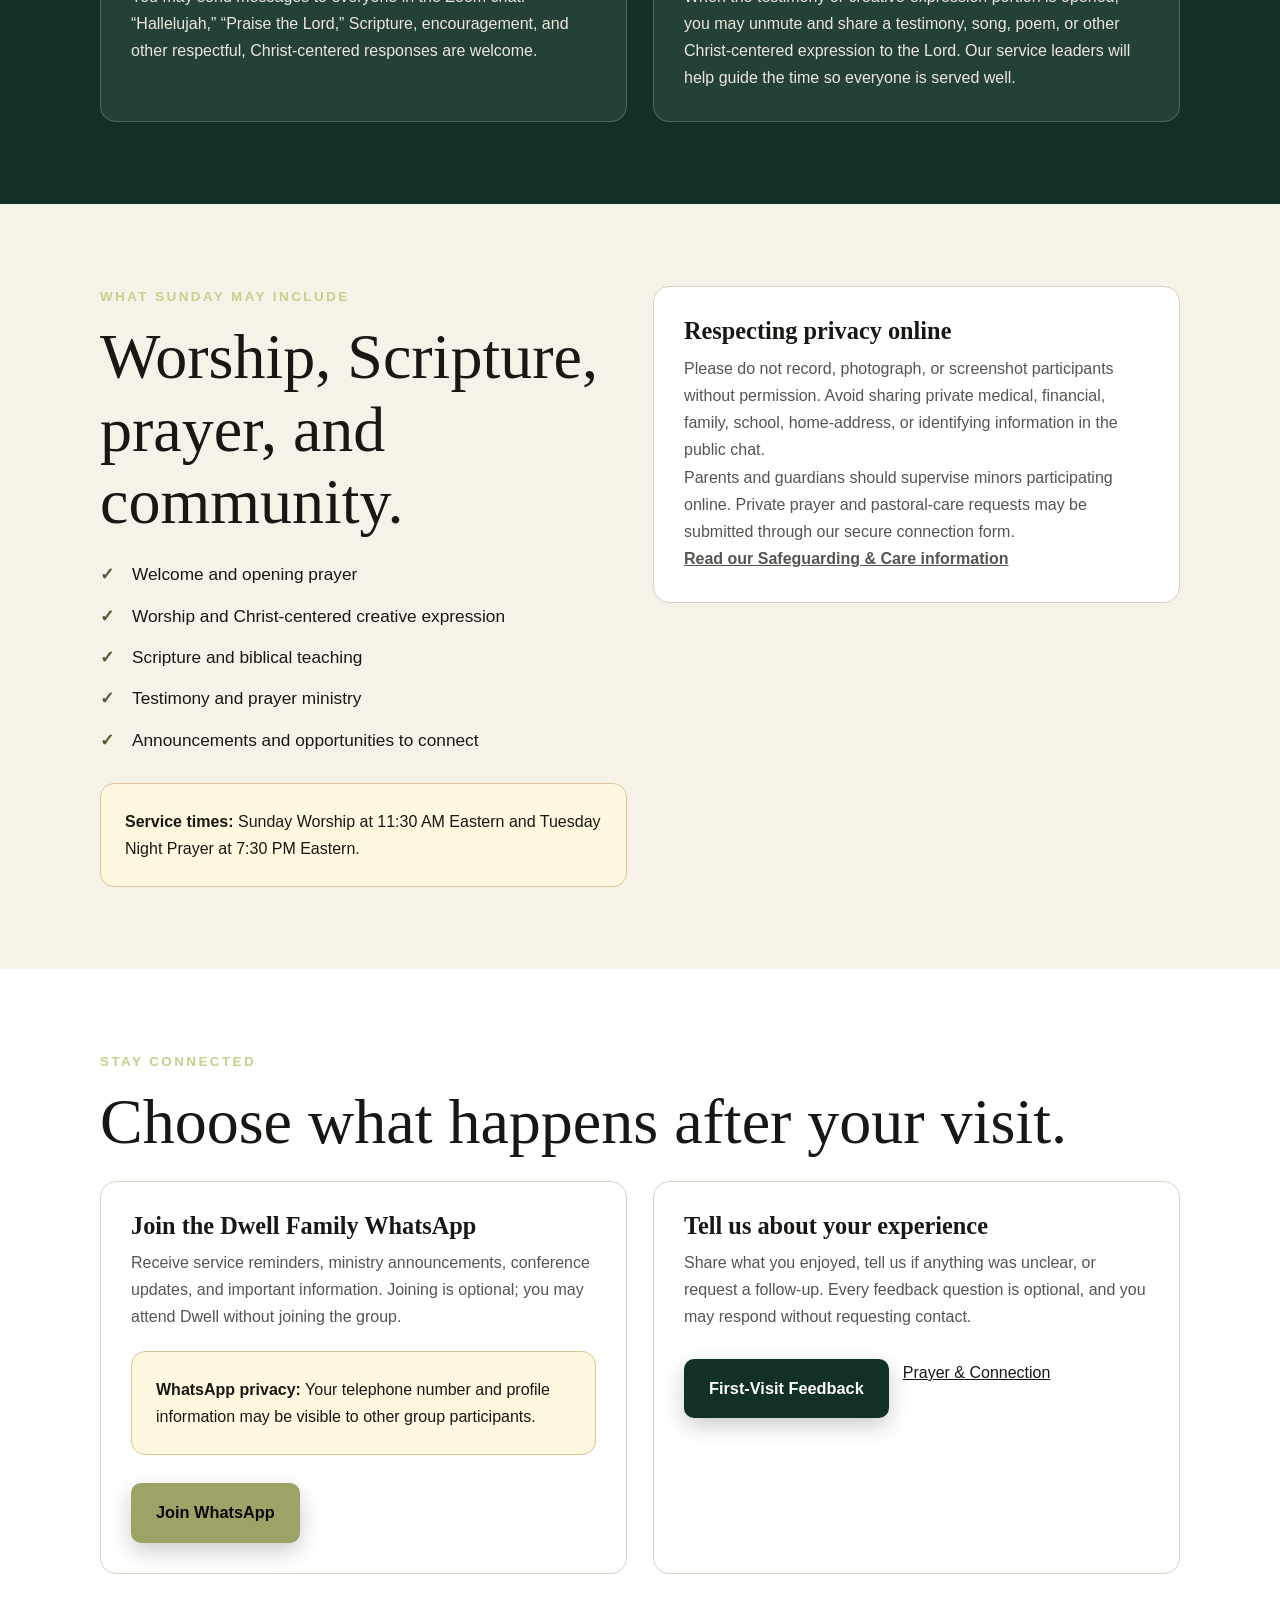
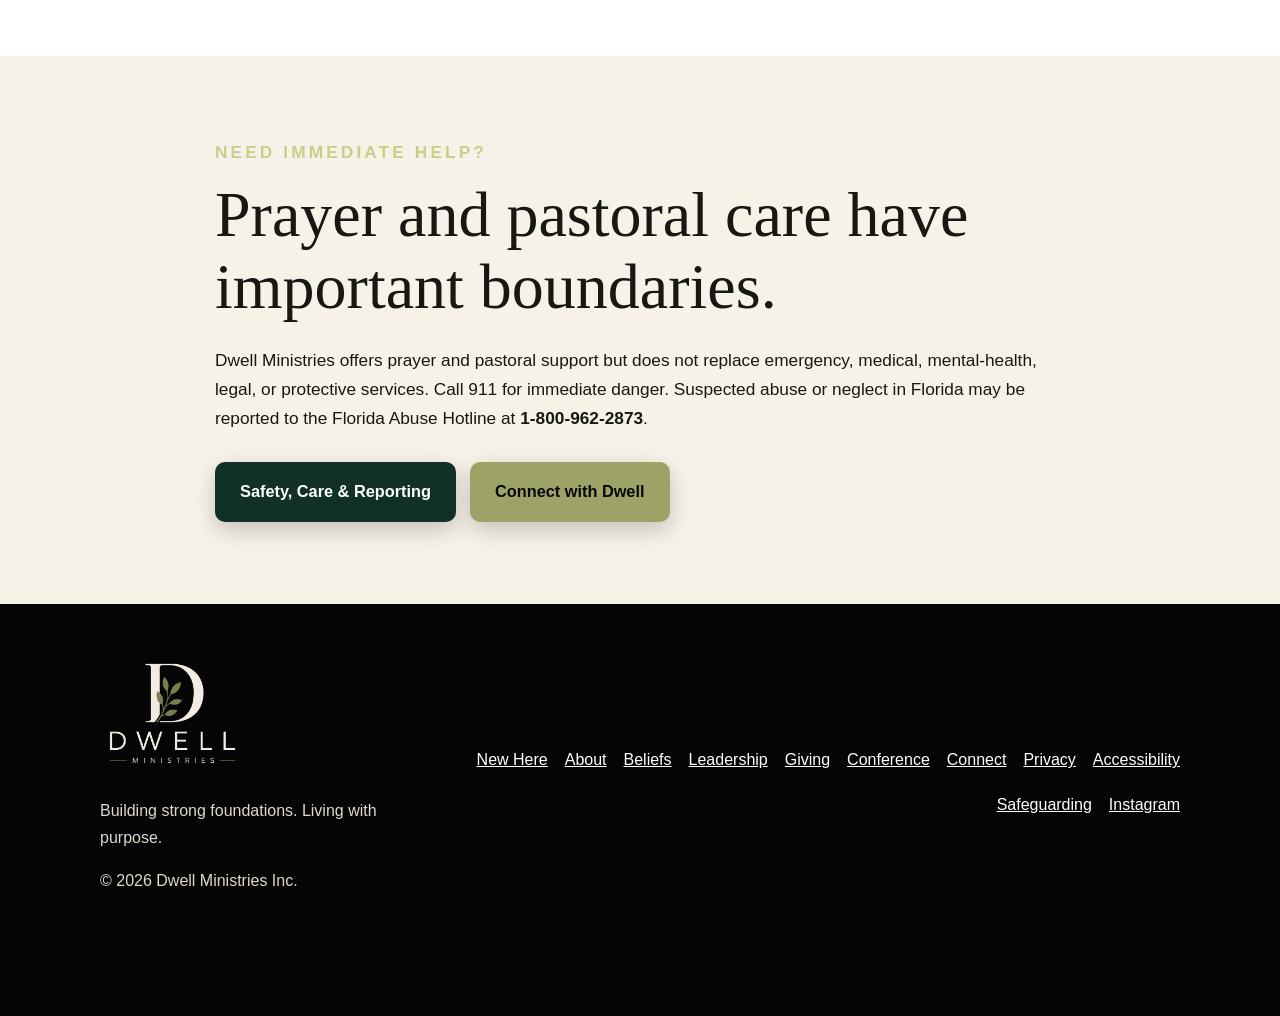
<file: new-here.html>
<!doctype html><html lang="en"><head><meta charset="utf-8"><meta name="viewport" content="width=device-width,initial-scale=1"><meta name="theme-color" content="#050505"><meta name="robots" content="index,follow,max-image-preview:large,max-snippet:-1,max-video-preview:-1"><title>New Here? What to Expect | Dwell Ministries</title><meta name="description" content="New to Dwell Ministries? Learn what happens when you join on Zoom, how you may participate, and how to stay connected without pressure."><link rel="stylesheet" href="assets/site.css"><link rel="canonical" href="https://dwellmin.online/new-here.html"><link rel="icon" type="image/png" href="/assets/dwell-logo.png"><link rel="apple-touch-icon" href="/assets/dwell-logo.png"><link rel="manifest" href="/site.webmanifest"><meta property="og:type" content="website"><meta property="og:locale" content="en_US"><meta property="og:site_name" content="Dwell Ministries"><meta property="og:title" content="New Here? What to Expect | Dwell Ministries"><meta property="og:description" content="Learn what happens when you join Dwell on Zoom and how to participate without pressure."><meta property="og:url" content="https://dwellmin.online/new-here.html"><meta property="og:image" content="https://dwellmin.online/assets/dwell-logo.png"><meta property="og:image:alt" content="Dwell Ministries logo"><meta name="twitter:card" content="summary"><meta name="twitter:title" content="New Here? What to Expect | Dwell Ministries"><meta name="twitter:description" content="Learn what happens when you join Dwell on Zoom and how to participate without pressure."><meta name="twitter:image" content="https://dwellmin.online/assets/dwell-logo.png"><script type="application/ld+json">{"@context":"https://schema.org","@graph":[{"@type":"WebPage","@id":"https://dwellmin.online/new-here.html#webpage","url":"https://dwellmin.online/new-here.html","name":"New Here? What to Expect | Dwell Ministries","description":"Learn what happens when you join Dwell on Zoom and how to participate without pressure.","isPartOf":{"@id":"https://dwellmin.online/#website"},"about":{"@id":"https://dwellmin.online/#organization"},"inLanguage":"en-US","breadcrumb":{"@id":"https://dwellmin.online/new-here.html#breadcrumb"}},{"@type":"BreadcrumbList","@id":"https://dwellmin.online/new-here.html#breadcrumb","itemListElement":[{"@type":"ListItem","position":1,"name":"Dwell Ministries","item":"https://dwellmin.online/"},{"@type":"ListItem","position":2,"name":"New Here","item":"https://dwellmin.online/new-here.html"}]}]}</script></head><body><a class="skip" href="#main">Skip to main content</a><header><div class="nav"><a href="index.html" aria-label="Dwell Ministries homepage"><img src="assets/dwell-logo-transparent.webp" alt="Dwell Ministries" decoding="async"></a><button class="menu-toggle" type="button" aria-expanded="false" aria-controls="primary-navigation" aria-label="Open navigation menu"><span class="menu-toggle-icon" aria-hidden="true">☰</span><span class="menu-toggle-label">Menu</span></button><nav id="primary-navigation" class="links" aria-label="Primary navigation"><a href="new-here.html" aria-current="page">New Here</a><a href="about.html">About</a><a href="beliefs.html">Beliefs</a><a href="leadership.html">Leadership</a><a href="giving.html">Giving</a><a href="conference.html">Conference</a><a href="connect.html">Connect</a><a class="button" href="https://us06web.zoom.us/j/82866141251" target="_blank" rel="noopener noreferrer">Join Live</a></nav></div></header><main id="main"><section class="page-hero"><div class="hero-inner"><p class="kicker">New to Dwell?</p><h1>Your first visit can be simple.</h1><p>Join from wherever you are, keep your camera and microphone off if you prefer, and participate only when you feel comfortable.</p><div class="actions"><a class="button" href="https://us06web.zoom.us/j/82866141251" target="_blank" rel="noopener noreferrer">Join the Next Service</a><a class="button button-copper" href="#expect">See What to Expect</a></div></div></section><section class="alt" id="expect"><div class="inner"><p class="kicker">Before you join</p><h2>No pressure. No special preparation.</h2><div class="grid-3 expectation-grid"><article class="card"><span class="number" aria-hidden="true">1</span><h3>Open Zoom</h3><p>The Join Live button opens our Zoom gathering. Your device may ask whether you want to use the Zoom app or continue in a browser.</p></article><article class="card"><span class="number" aria-hidden="true">2</span><h3>Choose your comfort level</h3><p>Your camera and microphone may remain off. You do not have to speak, introduce yourself, or appear on camera. You are welcome to simply listen and worship.</p></article><article class="card"><span class="number" aria-hidden="true">3</span><h3>Participate when ready</h3><p>Use the Zoom chat, worship with us, or unmute during an invited testimony or creative-expression opportunity when you feel comfortable.</p></article></div></div></section><section class="dark"><div class="inner"><p class="kicker">Participate your way</p><h2>There is room for your voice—and your quiet presence.</h2><div class="grid-2"><article class="card"><h3>Chat is welcome</h3><p>You may send messages to everyone in the Zoom chat. “Hallelujah,” “Praise the Lord,” Scripture, encouragement, and other respectful, Christ-centered responses are welcome.</p></article><article class="card"><h3>Testimony and creative expression</h3><p>When the testimony or creative-expression portion is opened, you may unmute and share a testimony, song, poem, or other Christ-centered expression to the Lord. Our service leaders will help guide the time so everyone is served well.</p></article></div></div></section><section><div class="inner grid-2 new-here-detail"><div><p class="kicker">What Sunday may include</p><h2>Worship, Scripture, prayer, and community.</h2><ul class="check-list"><li>Welcome and opening prayer</li><li>Worship and Christ-centered creative expression</li><li>Scripture and biblical teaching</li><li>Testimony and prayer ministry</li><li>Announcements and opportunities to connect</li></ul><div class="notice"><strong>Service times:</strong> Sunday Worship at 11:30 AM Eastern and Tuesday Night Prayer at 7:30 PM Eastern.</div></div><aside class="card"><h3>Respecting privacy online</h3><p>Please do not record, photograph, or screenshot participants without permission. Avoid sharing private medical, financial, family, school, home-address, or identifying information in the public chat.</p><p>Parents and guardians should supervise minors participating online. Private prayer and pastoral-care requests may be submitted through our secure connection form.</p><p><a href="safeguarding.html"><strong>Read our Safeguarding &amp; Care information</strong></a></p></aside></div></section><section class="alt"><div class="inner"><p class="kicker">Stay connected</p><h2>Choose what happens after your visit.</h2><div class="grid-2"><article class="card"><h3>Join the Dwell Family WhatsApp</h3><p>Receive service reminders, ministry announcements, conference updates, and important information. Joining is optional; you may attend Dwell without joining the group.</p><div class="notice whatsapp-notice"><strong>WhatsApp privacy:</strong> Your telephone number and profile information may be visible to other group participants.</div><div class="actions"><a class="button" href="https://chat.whatsapp.com/B6J9RrEpY3I75FGgZMfeBc?mode=r_c" target="_blank" rel="noopener noreferrer">Join WhatsApp</a></div></article><article class="card"><h3>Tell us about your experience</h3><p>Share what you enjoyed, tell us if anything was unclear, or request a follow-up. Every feedback question is optional, and you may respond without requesting contact.</p><div class="actions"><a class="button button-dark" href="connect.html?request=first-time#prayer-connection-form">First-Visit Feedback</a><a href="connect.html">Prayer &amp; Connection</a></div></article></div></div></section><section><div class="inner prose"><p class="kicker">Need immediate help?</p><h2>Prayer and pastoral care have important boundaries.</h2><p>Dwell Ministries offers prayer and pastoral support but does not replace emergency, medical, mental-health, legal, or protective services. Call 911 for immediate danger. Suspected abuse or neglect in Florida may be reported to the Florida Abuse Hotline at <strong>1-800-962-2873</strong>.</p><div class="actions"><a class="button button-dark" href="safeguarding.html">Safety, Care &amp; Reporting</a><a class="button" href="connect.html?request=first-time#prayer-connection-form">Connect with Dwell</a></div></div></section></main><footer><div class="footer"><div><img src="assets/dwell-logo-transparent.webp" alt="Dwell Ministries" decoding="async"><p>Building strong foundations. Living with purpose.</p><p>© 2026 Dwell Ministries Inc.</p></div><nav class="footer-links" aria-label="Footer navigation"><a href="new-here.html">New Here</a><a href="about.html">About</a><a href="beliefs.html">Beliefs</a><a href="leadership.html">Leadership</a><a href="giving.html">Giving</a><a href="conference.html">Conference</a><a href="connect.html">Connect</a><a href="privacy.html">Privacy</a><a href="accessibility.html">Accessibility</a><a href="safeguarding.html">Safeguarding</a><a href="https://www.instagram.com/dwell_ministries2020/" target="_blank" rel="noopener noreferrer">Instagram</a></nav></div></footer><div class="mobile-join"><a class="button" href="https://us06web.zoom.us/j/82866141251" target="_blank" rel="noopener noreferrer">Join Our Live Service</a></div><script src="assets/site.js"></script></body></html>
</file>
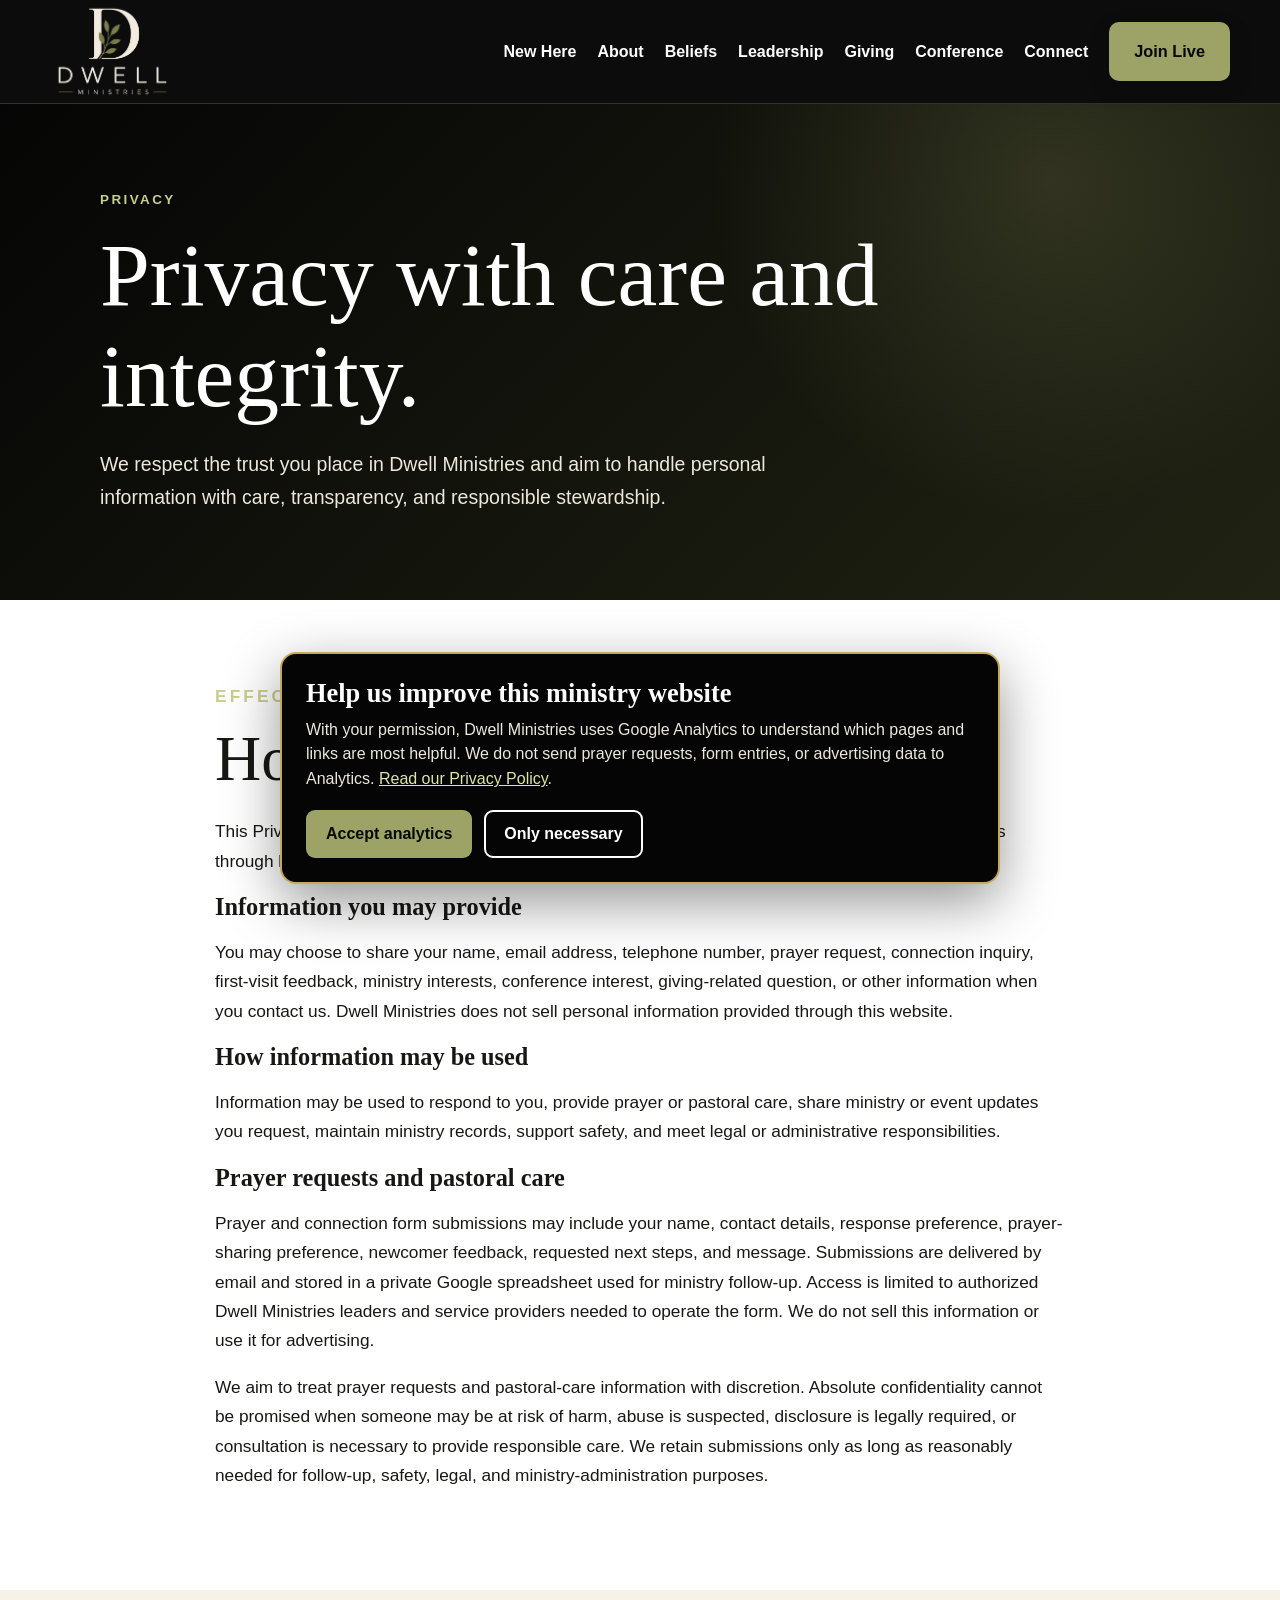
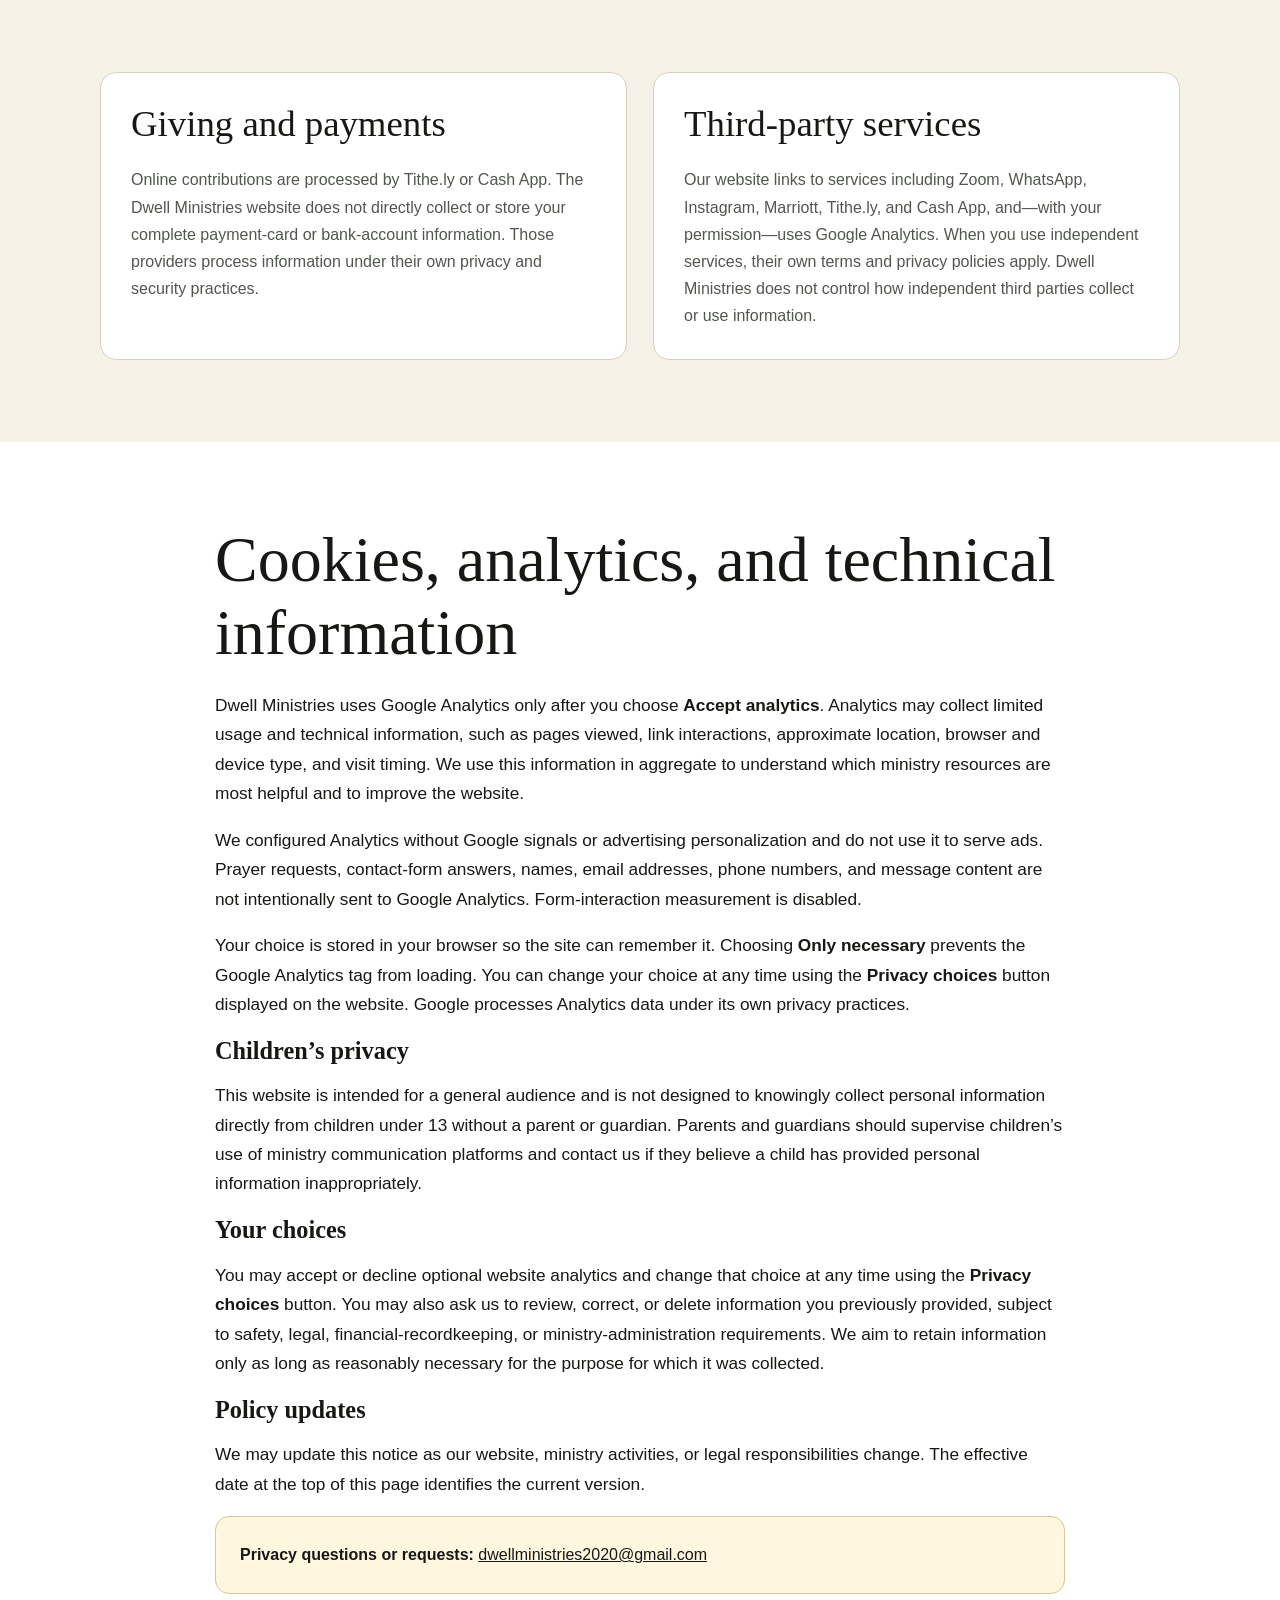
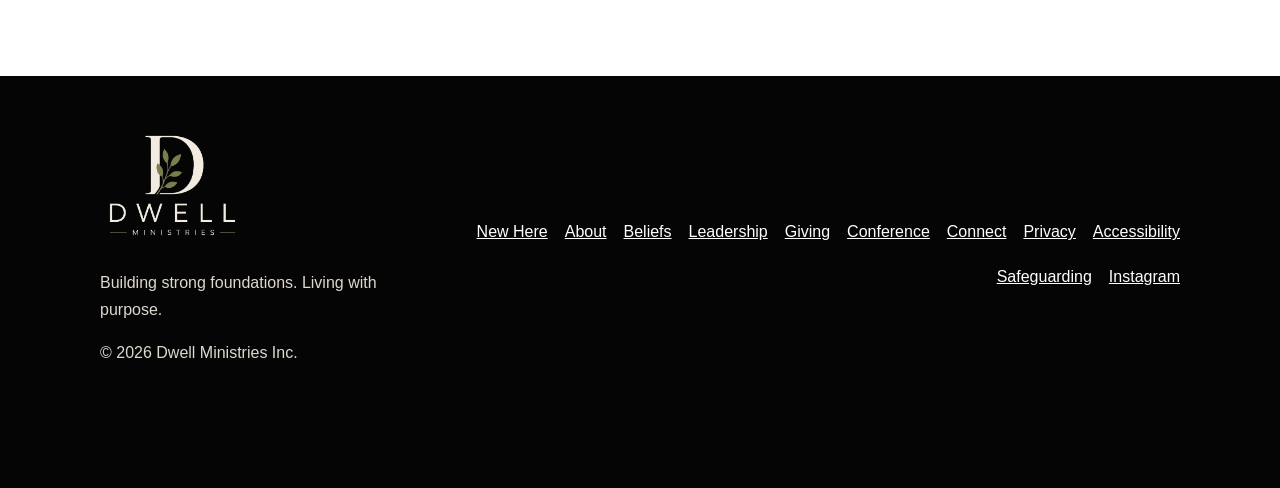
<file: privacy.html>
<!doctype html><html lang="en"><head><meta charset="utf-8"><meta name="viewport" content="width=device-width,initial-scale=1"><meta name="theme-color" content="#050505"><meta name="robots" content="index,follow,max-image-preview:large,max-snippet:-1,max-video-preview:-1"><title>Privacy Policy | Dwell Ministries</title><meta name="description" content="Learn how Dwell Ministries handles information shared through its website, ministry communications, giving links, and third-party services."><link rel="canonical" href="https://dwellmin.online/privacy.html"><link rel="icon" type="image/png" href="/assets/dwell-logo.png"><link rel="apple-touch-icon" href="/assets/dwell-logo.png"><link rel="manifest" href="/site.webmanifest"><meta property="og:type" content="website"><meta property="og:locale" content="en_US"><meta property="og:site_name" content="Dwell Ministries"><meta property="og:title" content="Privacy Policy | Dwell Ministries"><meta property="og:description" content="Learn how Dwell Ministries handles information shared through its website, ministry communications, giving links, and third-party services."><meta property="og:url" content="https://dwellmin.online/privacy.html"><meta property="og:image" content="https://dwellmin.online/assets/dwell-logo.png"><meta property="og:image:alt" content="Dwell Ministries logo"><meta name="twitter:card" content="summary"><meta name="twitter:title" content="Privacy Policy | Dwell Ministries"><meta name="twitter:description" content="Learn how Dwell Ministries handles information shared through its website, ministry communications, giving links, and third-party services."><meta name="twitter:image" content="https://dwellmin.online/assets/dwell-logo.png"><link rel="stylesheet" href="assets/site.css"><script type="application/ld+json">{"@context":"https://schema.org","@graph":[{"@type":"WebPage","@id":"https://dwellmin.online/privacy.html#webpage","url":"https://dwellmin.online/privacy.html","name":"Privacy Policy | Dwell Ministries","description":"Learn how Dwell Ministries handles information shared through its website, ministry communications, giving links, and third-party services.","isPartOf":{"@id":"https://dwellmin.online/#website"},"about":{"@id":"https://dwellmin.online/#organization"},"inLanguage":"en-US","breadcrumb":{"@id":"https://dwellmin.online/privacy.html#breadcrumb"}},{"@type":"BreadcrumbList","@id":"https://dwellmin.online/privacy.html#breadcrumb","itemListElement":[{"@type":"ListItem","position":1,"name":"Dwell Ministries","item":"https://dwellmin.online/"},{"@type":"ListItem","position":2,"name":"Privacy Policy","item":"https://dwellmin.online/privacy.html"}]}]}</script></head><body><a class="skip" href="#main">Skip to main content</a><header><div class="nav"><a href="index.html" aria-label="Dwell Ministries homepage"><img src="assets/dwell-logo-transparent.webp" alt="Dwell Ministries" decoding="async"></a><button class="menu-toggle" type="button" aria-expanded="false" aria-controls="primary-navigation" aria-label="Open navigation menu"><span class="menu-toggle-icon" aria-hidden="true">☰</span><span class="menu-toggle-label">Menu</span></button><nav id="primary-navigation" class="links" aria-label="Primary navigation"><a href="new-here.html">New Here</a><a href="about.html">About</a><a href="beliefs.html">Beliefs</a><a href="leadership.html">Leadership</a><a href="giving.html">Giving</a><a href="conference.html">Conference</a><a href="connect.html">Connect</a><a class="button" href="https://us06web.zoom.us/j/82866141251" target="_blank" rel="noopener noreferrer">Join Live</a></nav></div></header><main id="main"><section class="page-hero"><div class="hero-inner"><p class="kicker">Privacy</p><h1>Privacy with care and integrity.</h1><p>We respect the trust you place in Dwell Ministries and aim to handle personal information with care, transparency, and responsible stewardship.</p></div></section>
<section class="alt"><div class="inner prose"><p class="kicker">Effective November 19, 2026</p><h2>How we handle information</h2><p>This Privacy Policy applies to dwellmin.online and information you choose to share with Dwell Ministries through links and communications originating from this website.</p><h3>Information you may provide</h3><p>You may choose to share your name, email address, telephone number, prayer request, connection inquiry, first-visit feedback, ministry interests, conference interest, giving-related question, or other information when you contact us. Dwell Ministries does not sell personal information provided through this website.</p><h3>How information may be used</h3><p>Information may be used to respond to you, provide prayer or pastoral care, share ministry or event updates you request, maintain ministry records, support safety, and meet legal or administrative responsibilities.</p><h3>Prayer requests and pastoral care</h3><p>Prayer and connection form submissions may include your name, contact details, response preference, prayer-sharing preference, newcomer feedback, requested next steps, and message. Submissions are delivered by email and stored in a private Google spreadsheet used for ministry follow-up. Access is limited to authorized Dwell Ministries leaders and service providers needed to operate the form. We do not sell this information or use it for advertising.</p><p>We aim to treat prayer requests and pastoral-care information with discretion. Absolute confidentiality cannot be promised when someone may be at risk of harm, abuse is suspected, disclosure is legally required, or consultation is necessary to provide responsible care. We retain submissions only as long as reasonably needed for follow-up, safety, legal, and ministry-administration purposes.</p></div></section>
<section><div class="inner grid-2"><article class="card"><h2 style="font-size:2.3rem">Giving and payments</h2><p>Online contributions are processed by Tithe.ly or Cash App. The Dwell Ministries website does not directly collect or store your complete payment-card or bank-account information. Those providers process information under their own privacy and security practices.</p></article><article class="card"><h2 style="font-size:2.3rem">Third-party services</h2><p>Our website links to services including Zoom, WhatsApp, Instagram, Marriott, Tithe.ly, and Cash App, and—with your permission—uses Google Analytics. When you use independent services, their own terms and privacy policies apply. Dwell Ministries does not control how independent third parties collect or use information.</p></article></div></section>
<section class="alt"><div class="inner prose"><h2>Cookies, analytics, and technical information</h2><p>Dwell Ministries uses Google Analytics only after you choose <strong>Accept analytics</strong>. Analytics may collect limited usage and technical information, such as pages viewed, link interactions, approximate location, browser and device type, and visit timing. We use this information in aggregate to understand which ministry resources are most helpful and to improve the website.</p><p>We configured Analytics without Google signals or advertising personalization and do not use it to serve ads. Prayer requests, contact-form answers, names, email addresses, phone numbers, and message content are not intentionally sent to Google Analytics. Form-interaction measurement is disabled.</p><p>Your choice is stored in your browser so the site can remember it. Choosing <strong>Only necessary</strong> prevents the Google Analytics tag from loading. You can change your choice at any time using the <strong>Privacy choices</strong> button displayed on the website. Google processes Analytics data under its own privacy practices.</p><h3>Children’s privacy</h3><p>This website is intended for a general audience and is not designed to knowingly collect personal information directly from children under 13 without a parent or guardian. Parents and guardians should supervise children’s use of ministry communication platforms and contact us if they believe a child has provided personal information inappropriately.</p><h3>Your choices</h3><p>You may accept or decline optional website analytics and change that choice at any time using the <strong>Privacy choices</strong> button. You may also ask us to review, correct, or delete information you previously provided, subject to safety, legal, financial-recordkeeping, or ministry-administration requirements. We aim to retain information only as long as reasonably necessary for the purpose for which it was collected.</p><h3>Policy updates</h3><p>We may update this notice as our website, ministry activities, or legal responsibilities change. The effective date at the top of this page identifies the current version.</p><div class="notice"><strong>Privacy questions or requests:</strong> <a href="mailto:dwellministries2020@gmail.com?subject=Privacy%20Request">dwellministries2020@gmail.com</a></div></div></section>
</main><footer><div class="footer"><div><img src="assets/dwell-logo-transparent.webp" alt="Dwell Ministries" decoding="async"><p>Building strong foundations. Living with purpose.</p><p>© 2026 Dwell Ministries Inc.</p></div><nav class="footer-links" aria-label="Footer navigation"><a href="new-here.html">New Here</a><a href="about.html">About</a><a href="beliefs.html">Beliefs</a><a href="leadership.html">Leadership</a><a href="giving.html">Giving</a><a href="conference.html">Conference</a><a href="connect.html">Connect</a><a href="privacy.html">Privacy</a><a href="accessibility.html">Accessibility</a><a href="safeguarding.html">Safeguarding</a><a href="https://www.instagram.com/dwell_ministries2020/" target="_blank" rel="noopener noreferrer">Instagram</a></nav></div></footer><div class="mobile-join"><a class="button" href="https://us06web.zoom.us/j/82866141251" target="_blank" rel="noopener noreferrer">Join Live Service</a></div><script src="assets/site.js?v=20261118-ga"></script></body></html>
</file>
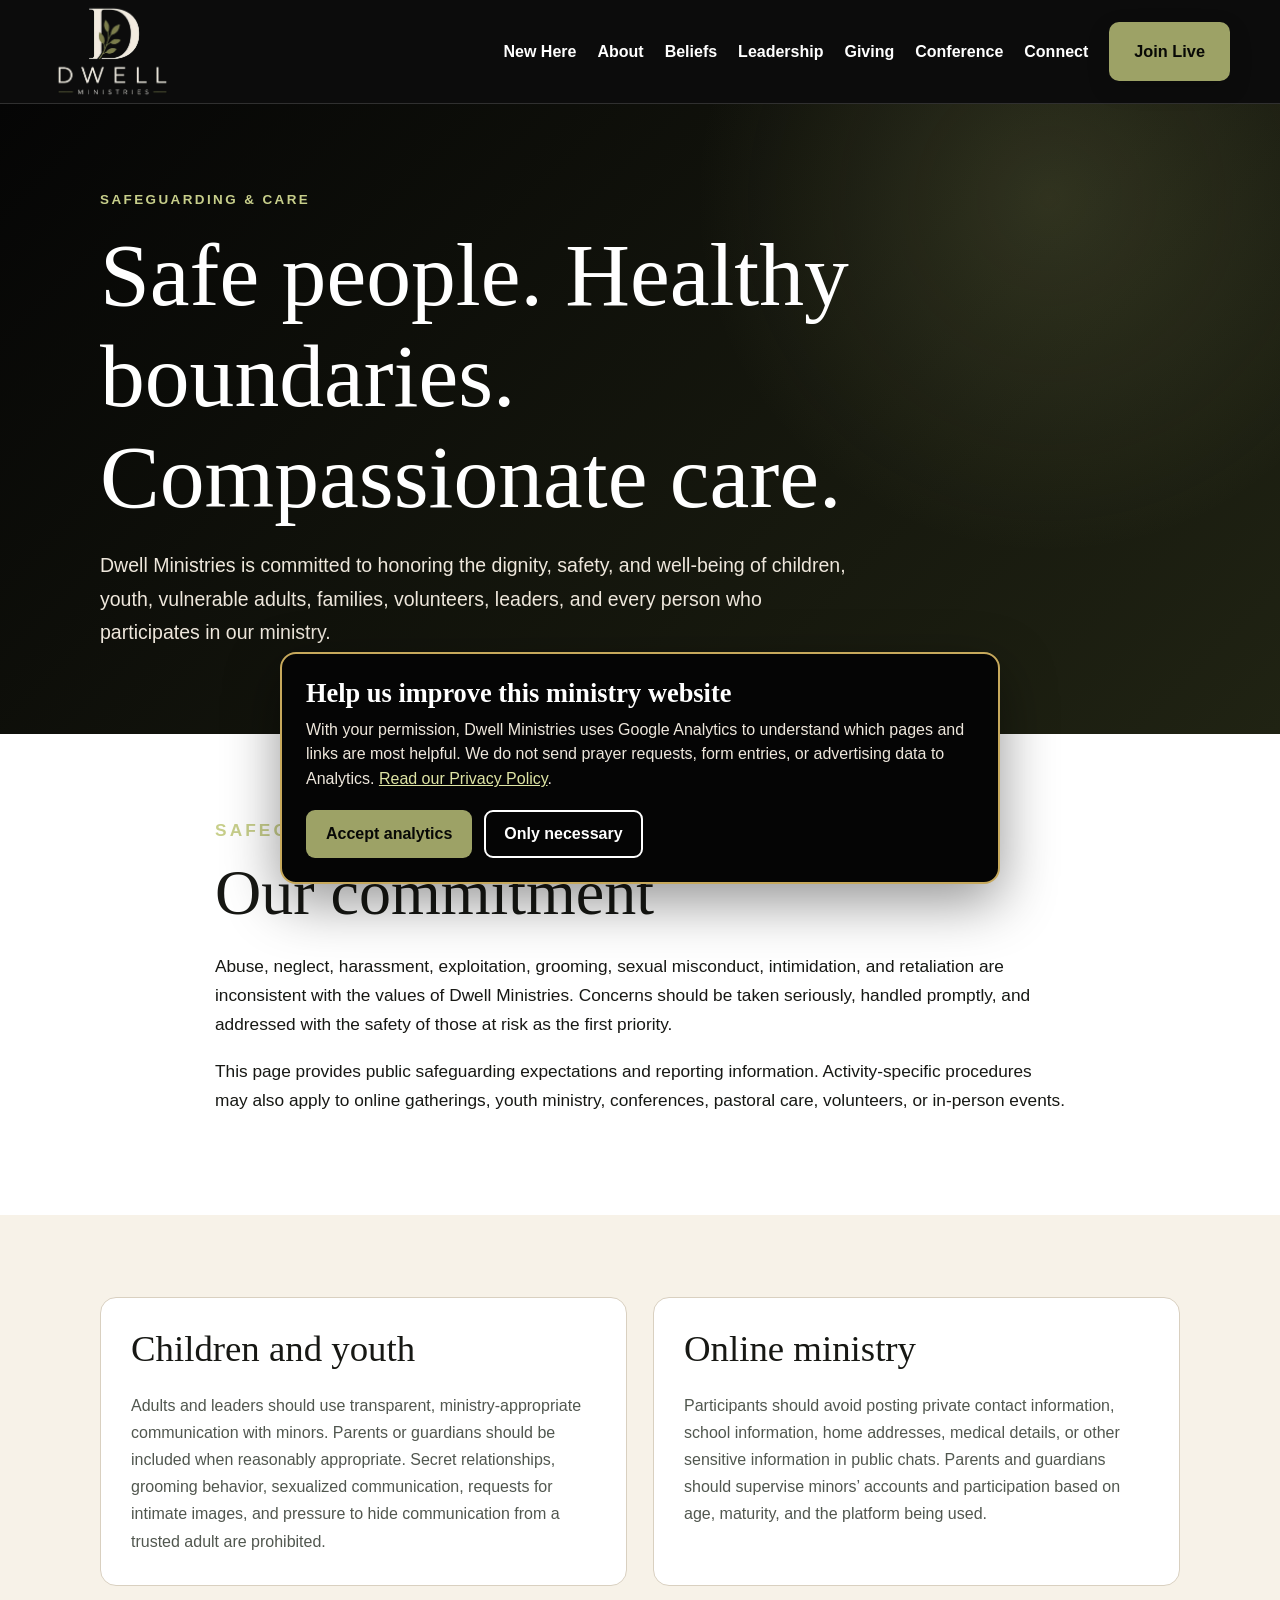
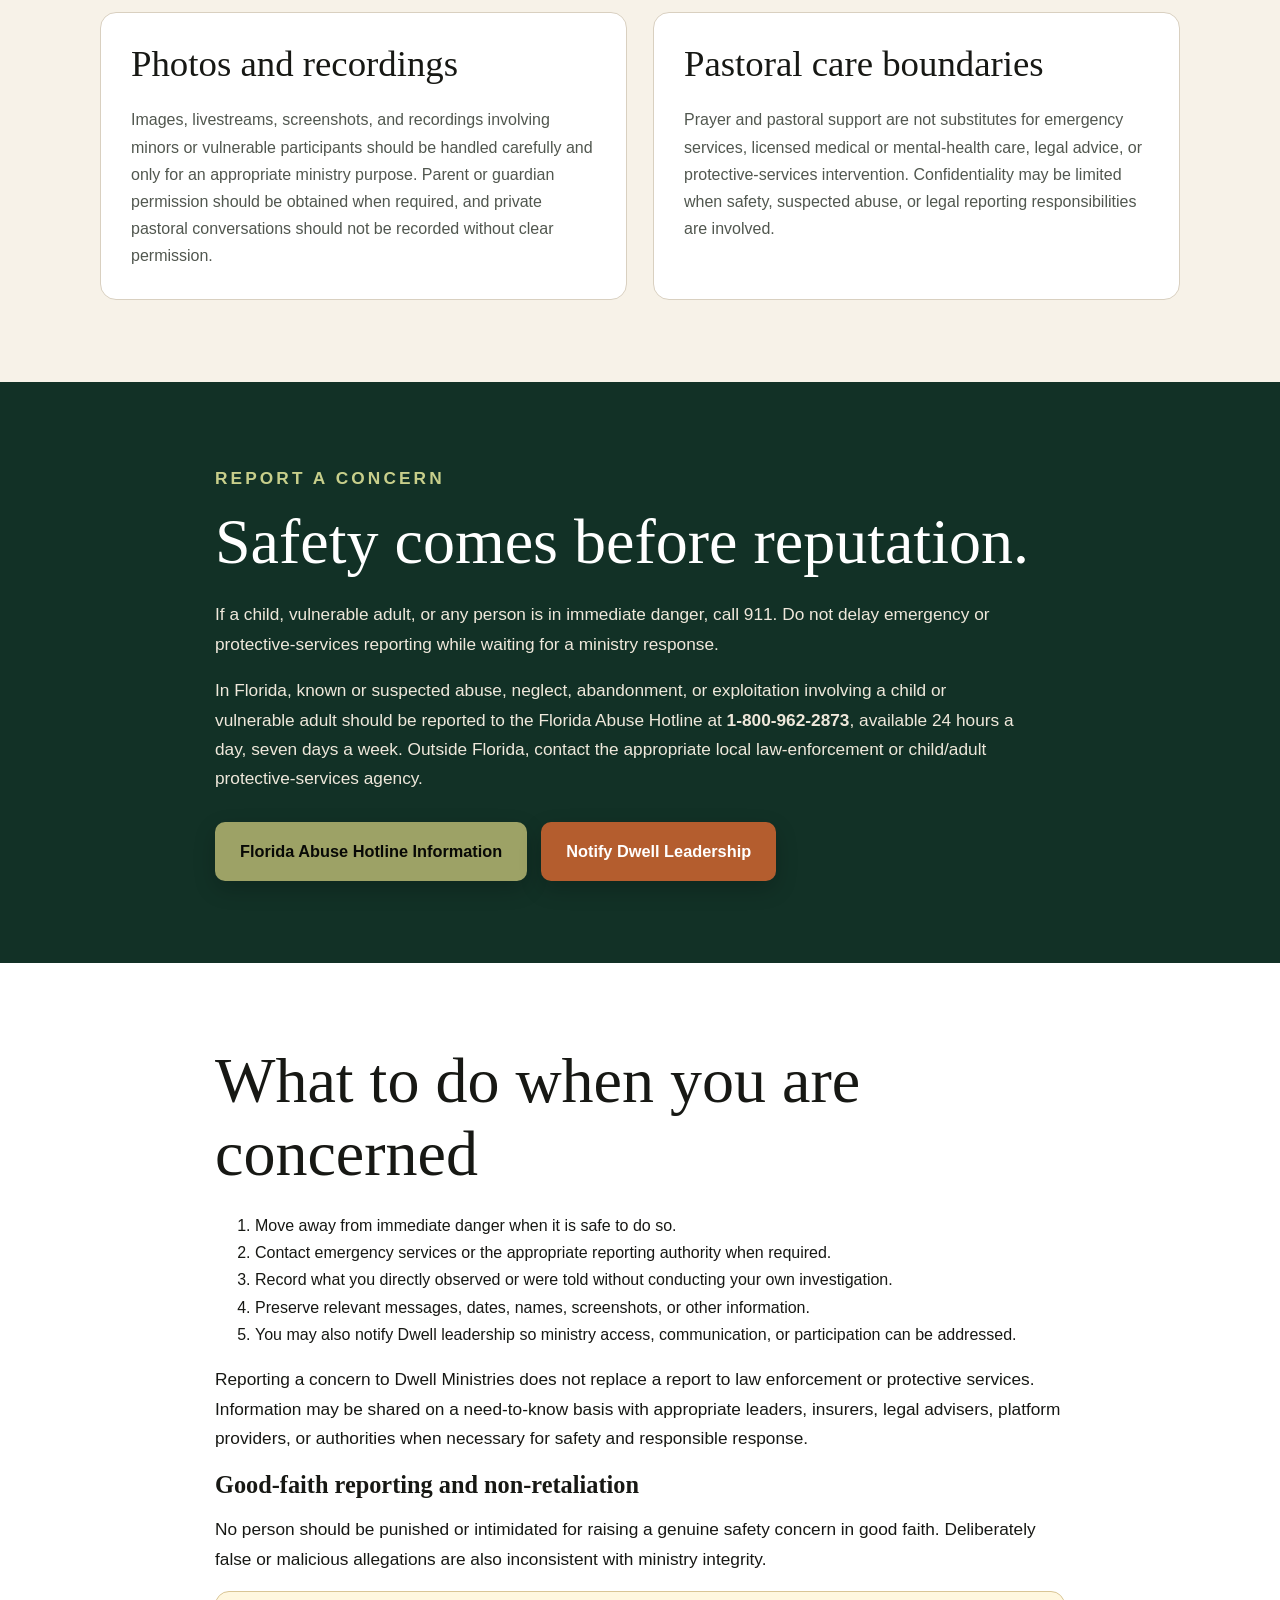
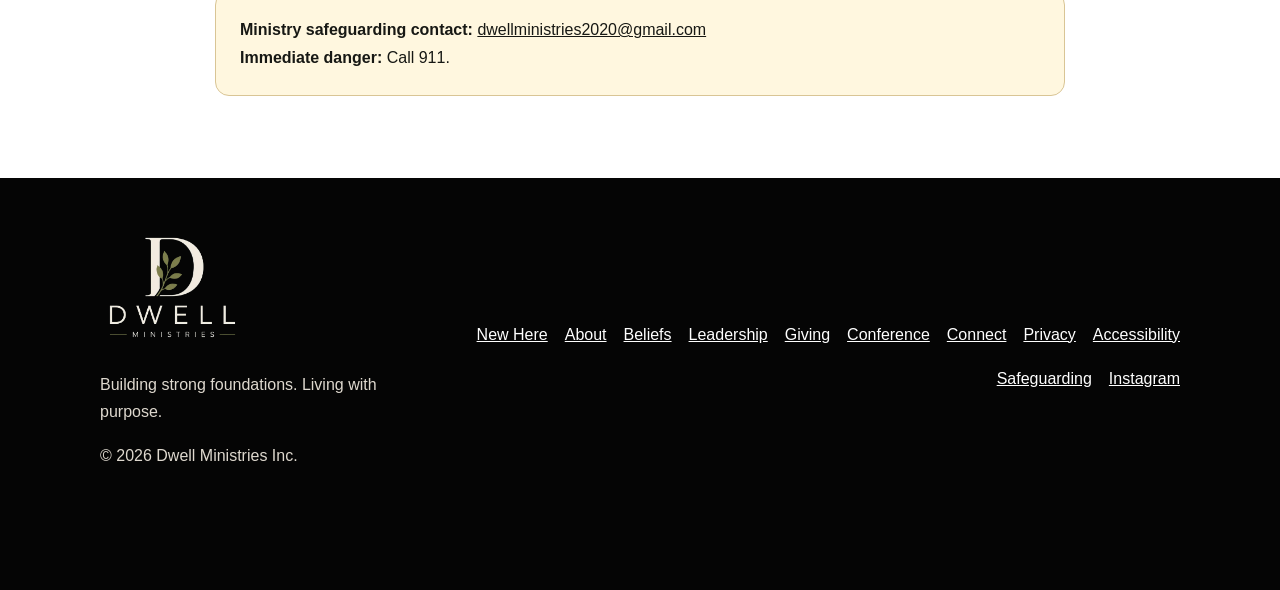
<file: safeguarding.html>
<!doctype html><html lang="en"><head><meta charset="utf-8"><meta name="viewport" content="width=device-width,initial-scale=1"><meta name="theme-color" content="#050505"><meta name="robots" content="index,follow,max-image-preview:large,max-snippet:-1,max-video-preview:-1"><title>Safeguarding &amp; Care | Dwell Ministries</title><meta name="description" content="Read Dwell Ministries’ safeguarding commitments, online ministry boundaries, reporting guidance, and care standards for children, youth, vulnerable adults, and families."><link rel="canonical" href="https://dwellmin.online/safeguarding.html"><link rel="icon" type="image/png" href="/assets/dwell-logo.png"><link rel="apple-touch-icon" href="/assets/dwell-logo.png"><link rel="manifest" href="/site.webmanifest"><meta property="og:type" content="website"><meta property="og:locale" content="en_US"><meta property="og:site_name" content="Dwell Ministries"><meta property="og:title" content="Safeguarding &amp; Care | Dwell Ministries"><meta property="og:description" content="Read Dwell Ministries’ safeguarding commitments, online ministry boundaries, reporting guidance, and care standards for children, youth, vulnerable adults, and families."><meta property="og:url" content="https://dwellmin.online/safeguarding.html"><meta property="og:image" content="https://dwellmin.online/assets/dwell-logo.png"><meta property="og:image:alt" content="Dwell Ministries logo"><meta name="twitter:card" content="summary"><meta name="twitter:title" content="Safeguarding &amp; Care | Dwell Ministries"><meta name="twitter:description" content="Read Dwell Ministries’ safeguarding commitments, online ministry boundaries, reporting guidance, and care standards for children, youth, vulnerable adults, and families."><meta name="twitter:image" content="https://dwellmin.online/assets/dwell-logo.png"><link rel="stylesheet" href="assets/site.css"><script type="application/ld+json">{"@context":"https://schema.org","@graph":[{"@type":"WebPage","@id":"https://dwellmin.online/safeguarding.html#webpage","url":"https://dwellmin.online/safeguarding.html","name":"Safeguarding & Care | Dwell Ministries","description":"Read Dwell Ministries’ safeguarding commitments, online ministry boundaries, reporting guidance, and care standards for children, youth, vulnerable adults, and families.","isPartOf":{"@id":"https://dwellmin.online/#website"},"about":{"@id":"https://dwellmin.online/#organization"},"inLanguage":"en-US","breadcrumb":{"@id":"https://dwellmin.online/safeguarding.html#breadcrumb"}},{"@type":"BreadcrumbList","@id":"https://dwellmin.online/safeguarding.html#breadcrumb","itemListElement":[{"@type":"ListItem","position":1,"name":"Dwell Ministries","item":"https://dwellmin.online/"},{"@type":"ListItem","position":2,"name":"Safeguarding & Care","item":"https://dwellmin.online/safeguarding.html"}]}]}</script></head><body><a class="skip" href="#main">Skip to main content</a><header><div class="nav"><a href="index.html" aria-label="Dwell Ministries homepage"><img src="assets/dwell-logo-transparent.webp" alt="Dwell Ministries" decoding="async"></a><button class="menu-toggle" type="button" aria-expanded="false" aria-controls="primary-navigation" aria-label="Open navigation menu"><span class="menu-toggle-icon" aria-hidden="true">☰</span><span class="menu-toggle-label">Menu</span></button><nav id="primary-navigation" class="links" aria-label="Primary navigation"><a href="new-here.html">New Here</a><a href="about.html">About</a><a href="beliefs.html">Beliefs</a><a href="leadership.html">Leadership</a><a href="giving.html">Giving</a><a href="conference.html">Conference</a><a href="connect.html">Connect</a><a class="button" href="https://us06web.zoom.us/j/82866141251" target="_blank" rel="noopener noreferrer">Join Live</a></nav></div></header><main id="main"><section class="page-hero"><div class="hero-inner"><p class="kicker">Safeguarding & care</p><h1>Safe people. Healthy boundaries. Compassionate care.</h1><p>Dwell Ministries is committed to honoring the dignity, safety, and well-being of children, youth, vulnerable adults, families, volunteers, leaders, and every person who participates in our ministry.</p></div></section>
<section class="alt"><div class="inner prose"><p class="kicker">Safeguarding information</p><h2>Our commitment</h2><p>Abuse, neglect, harassment, exploitation, grooming, sexual misconduct, intimidation, and retaliation are inconsistent with the values of Dwell Ministries. Concerns should be taken seriously, handled promptly, and addressed with the safety of those at risk as the first priority.</p><p>This page provides public safeguarding expectations and reporting information. Activity-specific procedures may also apply to online gatherings, youth ministry, conferences, pastoral care, volunteers, or in-person events.</p></div></section>
<section><div class="inner grid-2"><article class="card"><h2 style="font-size:2.3rem">Children and youth</h2><p>Adults and leaders should use transparent, ministry-appropriate communication with minors. Parents or guardians should be included when reasonably appropriate. Secret relationships, grooming behavior, sexualized communication, requests for intimate images, and pressure to hide communication from a trusted adult are prohibited.</p></article><article class="card"><h2 style="font-size:2.3rem">Online ministry</h2><p>Participants should avoid posting private contact information, school information, home addresses, medical details, or other sensitive information in public chats. Parents and guardians should supervise minors’ accounts and participation based on age, maturity, and the platform being used.</p></article><article class="card"><h2 style="font-size:2.3rem">Photos and recordings</h2><p>Images, livestreams, screenshots, and recordings involving minors or vulnerable participants should be handled carefully and only for an appropriate ministry purpose. Parent or guardian permission should be obtained when required, and private pastoral conversations should not be recorded without clear permission.</p></article><article class="card"><h2 style="font-size:2.3rem">Pastoral care boundaries</h2><p>Prayer and pastoral support are not substitutes for emergency services, licensed medical or mental-health care, legal advice, or protective-services intervention. Confidentiality may be limited when safety, suspected abuse, or legal reporting responsibilities are involved.</p></article></div></section>
<section class="dark"><div class="inner prose"><p class="kicker">Report a concern</p><h2>Safety comes before reputation.</h2><p class="lead">If a child, vulnerable adult, or any person is in immediate danger, call 911. Do not delay emergency or protective-services reporting while waiting for a ministry response.</p><p class="lead">In Florida, known or suspected abuse, neglect, abandonment, or exploitation involving a child or vulnerable adult should be reported to the Florida Abuse Hotline at <strong>1-800-962-2873</strong>, available 24 hours a day, seven days a week. Outside Florida, contact the appropriate local law-enforcement or child/adult protective-services agency.</p><div class="actions"><a class="button" href="https://www.myflfamilies.com/services/abuse/abuse-hotline/" target="_blank" rel="noopener noreferrer">Florida Abuse Hotline Information</a><a class="button button-copper" href="mailto:dwellministries2020@gmail.com?subject=Safeguarding%20Concern">Notify Dwell Leadership</a></div></div></section>
<section class="alt"><div class="inner prose"><h2>What to do when you are concerned</h2><ol><li>Move away from immediate danger when it is safe to do so.</li><li>Contact emergency services or the appropriate reporting authority when required.</li><li>Record what you directly observed or were told without conducting your own investigation.</li><li>Preserve relevant messages, dates, names, screenshots, or other information.</li><li>You may also notify Dwell leadership so ministry access, communication, or participation can be addressed.</li></ol><p>Reporting a concern to Dwell Ministries does not replace a report to law enforcement or protective services. Information may be shared on a need-to-know basis with appropriate leaders, insurers, legal advisers, platform providers, or authorities when necessary for safety and responsible response.</p><h3>Good-faith reporting and non-retaliation</h3><p>No person should be punished or intimidated for raising a genuine safety concern in good faith. Deliberately false or malicious allegations are also inconsistent with ministry integrity.</p><div class="notice"><strong>Ministry safeguarding contact:</strong> <a href="mailto:dwellministries2020@gmail.com?subject=Safeguarding%20Concern">dwellministries2020@gmail.com</a><br><strong>Immediate danger:</strong> Call 911.</div></div></section>
</main><footer><div class="footer"><div><img src="assets/dwell-logo-transparent.webp" alt="Dwell Ministries" decoding="async"><p>Building strong foundations. Living with purpose.</p><p>© 2026 Dwell Ministries Inc.</p></div><nav class="footer-links" aria-label="Footer navigation"><a href="new-here.html">New Here</a><a href="about.html">About</a><a href="beliefs.html">Beliefs</a><a href="leadership.html">Leadership</a><a href="giving.html">Giving</a><a href="conference.html">Conference</a><a href="connect.html">Connect</a><a href="privacy.html">Privacy</a><a href="accessibility.html">Accessibility</a><a href="safeguarding.html">Safeguarding</a><a href="https://www.instagram.com/dwell_ministries2020/" target="_blank" rel="noopener noreferrer">Instagram</a></nav></div></footer><div class="mobile-join"><a class="button" href="https://us06web.zoom.us/j/82866141251" target="_blank" rel="noopener noreferrer">Join Live Service</a></div><script src="assets/site.js?v=20261118-ga"></script></body></html>
</file>
<file: assets/site.css>
:root{--black:#050505;--ink:#171814;--ivory:#f7f2e8;--cream:#e9e0cf;--olive:#9da266;--olive-dark:#535a34;--gold:#c7a95c;--green:#123126;--copper:#b45d2e;--white:#fff;--shadow:0 18px 55px rgba(0,0,0,.16)}
*{box-sizing:border-box}html{scroll-behavior:smooth}body{margin:0;background:var(--ivory);color:var(--ink);font-family:Arial,Helvetica,sans-serif;line-height:1.7}img{max-width:100%;height:auto}a{color:inherit}.skip{position:absolute;left:12px;top:-100px;z-index:100;background:#fff;color:#000;padding:12px 18px;font-weight:900}.skip:focus{top:12px}
header{position:sticky;top:0;z-index:50;background:rgba(5,5,5,.97);border-bottom:1px solid rgba(255,255,255,.15)}.nav{width:min(1180px,calc(100% - 32px));min-height:80px;margin:auto;display:flex;align-items:center;justify-content:space-between;gap:20px}.nav img{width:125px;display:block}.links{display:flex;align-items:center;gap:21px;color:#fff;font-weight:800}.links a{text-decoration:none}.links a:not(.button):hover{text-decoration:underline;text-underline-offset:5px}
.button{display:inline-flex;align-items:center;justify-content:center;min-height:54px;padding:14px 23px;border:2px solid transparent;border-radius:10px;background:var(--olive);color:#080906;font-size:1.02rem;font-weight:900;text-align:center;text-decoration:none;box-shadow:0 8px 22px rgba(0,0,0,.2);transition:.15s}.button:hover{background:#b7bd79;transform:translateY(-2px)}.button:focus-visible,a:focus-visible{outline:4px solid var(--gold);outline-offset:4px}.button-dark{background:var(--green);color:#fff}.button-copper{background:var(--copper);color:#fff}
.page-hero{padding:85px 20px;background:radial-gradient(circle at 82% 15%,rgba(157,162,102,.2),transparent 30%),linear-gradient(135deg,#050505,#202313);color:#fff}.hero-inner,.inner{width:min(1080px,100%);margin:auto}.kicker{margin:0 0 12px;color:#c8cf8b;font-size:.84rem;font-weight:900;letter-spacing:.18em;text-transform:uppercase}h1,h2,h3{font-family:Georgia,"Times New Roman",serif;line-height:1.13}h1{max-width:900px;margin:0;font-size:clamp(3rem,7vw,6rem);font-weight:500}.page-hero p:last-child{max-width:760px;margin:22px 0 0;color:#eee7dc;font-size:1.22rem}
section{padding:82px 20px}section.alt{background:#fff}section.dark{background:var(--green);color:#fff}section.dark .lead{color:#efe8db}h2{margin:0 0 22px;font-size:clamp(2.2rem,5vw,4rem);font-weight:500}h3{margin:0 0 10px;font-size:1.52rem}.lead{max-width:800px;color:#495047;font-size:1.17rem}.prose{max-width:850px}.prose p{font-size:1.08rem}.quote{padding:34px;border-left:5px solid var(--olive);background:#fff;box-shadow:var(--shadow);font-family:Georgia,"Times New Roman",serif;font-size:1.45rem}.quote cite{display:block;margin-top:14px;font-family:Arial,sans-serif;font-size:.95rem;font-style:normal;font-weight:800;color:var(--olive-dark)}
.grid-2{display:grid;grid-template-columns:repeat(2,1fr);gap:26px}.grid-3{display:grid;grid-template-columns:repeat(3,1fr);gap:22px}.card{padding:30px;border:1px solid #d9d0c0;border-radius:16px;background:#fff}.dark .card{background:rgba(255,255,255,.08);border-color:rgba(255,255,255,.2)}.card p{margin:0;color:#51574f}.dark .card p{color:#eee7dc}.number{display:inline-grid;place-items:center;width:42px;height:42px;margin-bottom:18px;border-radius:50%;background:var(--olive);font-weight:900}
.notice{padding:24px;border:1px solid #d9c595;border-radius:14px;background:#fff7df}.actions{display:flex;flex-wrap:wrap;gap:14px;margin-top:28px}
footer{padding:50px 20px 105px;background:#050505;color:#ded8ce}.footer{width:min(1080px,100%);margin:auto;display:flex;justify-content:space-between;align-items:center;gap:28px}.footer img{width:145px}.footer-links{display:flex;flex-wrap:wrap;justify-content:flex-end;gap:17px}.footer-links a{color:#fff}.mobile-join{display:none}
@media(max-width:850px){.links a:not(.button){display:none}.grid-2,.grid-3{grid-template-columns:1fr}.footer{flex-direction:column;text-align:center}.footer-links{justify-content:center}}
@media(max-width:600px){.nav{min-height:68px}.nav img{width:104px}.links .button{min-height:48px;padding:11px 14px;font-size:.9rem}.page-hero{padding:60px 18px}section{padding:66px 18px}footer{padding-bottom:120px}.mobile-join{position:fixed;display:block;z-index:60;left:12px;right:12px;bottom:12px}.mobile-join .button{width:100%;min-height:62px;border:3px solid #fff}}
@media(prefers-reduced-motion:reduce){html{scroll-behavior:auto}.button{transition:none}}
.feature-photo{width:100%;display:block;border-radius:18px;box-shadow:var(--shadow);object-fit:cover}.story-photo{aspect-ratio:4/5}.leadership-feature{display:grid;grid-template-columns:.85fr 1.15fr;gap:54px;align-items:center}.leadership-feature .feature-photo{max-height:700px;object-position:center 22%}.photo-caption{margin:13px 0 0;color:#5a6057;font-size:.95rem;text-align:center}@media(max-width:850px){.leadership-feature{grid-template-columns:1fr}.leadership-feature .feature-photo{max-height:none}}

.leadership-grid{display:flex;flex-wrap:wrap;justify-content:center;gap:22px;margin-top:34px}.leader-card{flex:0 1 calc((100% - 44px)/3);min-width:0;overflow:hidden;border:1px solid #d9d0c0;border-radius:18px;background:#fff;box-shadow:0 12px 35px rgba(0,0,0,.1)}.leader-card img{display:block;width:100%;aspect-ratio:4/5;object-fit:cover}.leader-info{padding:22px 18px 24px;text-align:center}.leader-info h3{margin:0 0 8px;font-size:1.45rem}.leader-role{margin:0;color:var(--olive-dark);font-size:.88rem;font-weight:900;letter-spacing:.08em;line-height:1.45;text-transform:uppercase}@media(max-width:900px){.leader-card{flex-basis:calc((100% - 22px)/2)}}@media(max-width:520px){.leadership-grid{max-width:360px;margin-left:auto;margin-right:auto}.leader-card{flex-basis:100%}}

.menu-toggle{display:none;align-items:center;justify-content:center;gap:9px;min-width:96px;min-height:48px;padding:10px 14px;border:2px solid rgba(255,255,255,.72);border-radius:10px;background:transparent;color:#fff;font:inherit;font-weight:900;cursor:pointer}
    .menu-toggle:hover{background:rgba(255,255,255,.12)}.menu-toggle:focus-visible{outline:4px solid var(--gold);outline-offset:4px}.menu-toggle-icon{font-size:1.35rem;line-height:1}
    @media(max-width:850px){
      .nav,.nav-wrap{position:relative}
      .menu-toggle{display:inline-flex;margin-left:auto}
      .links,.nav-links{position:absolute;top:100%;left:0;right:0;display:none;flex-direction:column;align-items:stretch;gap:0;padding:12px;border:1px solid rgba(255,255,255,.18);border-radius:0 0 16px 16px;background:rgba(5,5,5,.99);box-shadow:0 18px 40px rgba(0,0,0,.35)}
      .links.is-open,.nav-links.is-open{display:flex}
      .links a,.nav-links a{display:block!important;width:100%;padding:14px 16px;border-radius:9px;text-align:left}
      .links a:not(.button):hover,.nav-links a:not(.button):hover{background:rgba(255,255,255,.1);text-decoration:none}
      .links .button,.nav-links .button{margin-top:6px;text-align:center}
    }
    @media(min-width:851px){.links,.nav-links{display:flex!important}}

.form-layout{display:grid;grid-template-columns:minmax(0,1.45fr) minmax(270px,.55fr);gap:28px;align-items:start;margin-top:34px}.ministry-form,.form-care{padding:30px;border:1px solid #d9d0c0;border-radius:18px;background:#fff;box-shadow:0 12px 35px rgba(0,0,0,.09)}.form-grid{display:grid;grid-template-columns:repeat(2,minmax(0,1fr));gap:20px}.form-field{display:flex;flex-direction:column;gap:7px}.form-field-full{grid-column:1/-1}.form-field label{font-weight:900;color:var(--ink);line-height:1.35}.optional{font-size:.85rem;font-weight:500;color:#666}.form-field input,.form-field select,.form-field textarea{width:100%;min-height:52px;padding:12px 14px;border:2px solid #bcb5a7;border-radius:9px;background:#fff;color:var(--ink);font:inherit;line-height:1.4}.form-field textarea{min-height:170px;resize:vertical}.form-field input:focus,.form-field select:focus,.form-field textarea:focus{border-color:var(--olive-dark);outline:4px solid rgba(199,169,92,.38);outline-offset:1px}.consent-field{display:grid;grid-template-columns:24px 1fr;align-items:start;gap:11px;padding:16px;border-radius:10px;background:var(--ivory)}.consent-field input{width:22px;min-height:22px;margin:1px 0 0}.consent-field label{font-weight:700}.field-help{margin:0;color:#5a6057;font-size:.88rem;line-height:1.55}.form-status{min-height:1.6em;margin:18px 0 4px;color:var(--olive-dark);font-weight:900}.form-care{position:sticky;top:108px;background:var(--green);color:#fff}.form-care h3{color:#fff}.form-care p{color:#efe8db}.form-care hr{margin:28px 0;border:0;border-top:1px solid rgba(255,255,255,.25)}.form-care .button{width:100%}@media(max-width:850px){.form-layout{grid-template-columns:1fr}.form-care{position:static}}@media(max-width:620px){.ministry-form,.form-care{padding:23px 18px}.form-grid{grid-template-columns:1fr}.form-field-full{grid-column:auto}.ministry-form .actions .button{width:100%}}
.new-here-detail{align-items:start}.check-list{margin:22px 0 28px;padding:0;list-style:none}.check-list li{position:relative;margin:12px 0;padding-left:32px;font-size:1.08rem}.check-list li::before{content:"✓";position:absolute;left:0;color:var(--olive-dark);font-weight:900}.expectation-grid .card{box-shadow:0 10px 30px rgba(0,0,0,.08)}.whatsapp-notice{margin-top:20px}.guest-feedback-fields{grid-column:1/-1;margin:4px 0 0;padding:22px;border:2px solid #d9c595;border-radius:14px;background:#fffaf0}.guest-feedback-fields[hidden]{display:none}.guest-feedback-fields legend{padding:0 8px;color:var(--ink);font:600 1.55rem/1.2 Georgia,"Times New Roman",serif}.guest-feedback-grid{display:grid;grid-template-columns:repeat(2,minmax(0,1fr));gap:20px;margin-top:18px}.guest-feedback-fields textarea{min-height:110px}@media(max-width:620px){.guest-feedback-grid{grid-template-columns:1fr}.expectation-grid .card{padding:24px}}
</file>
